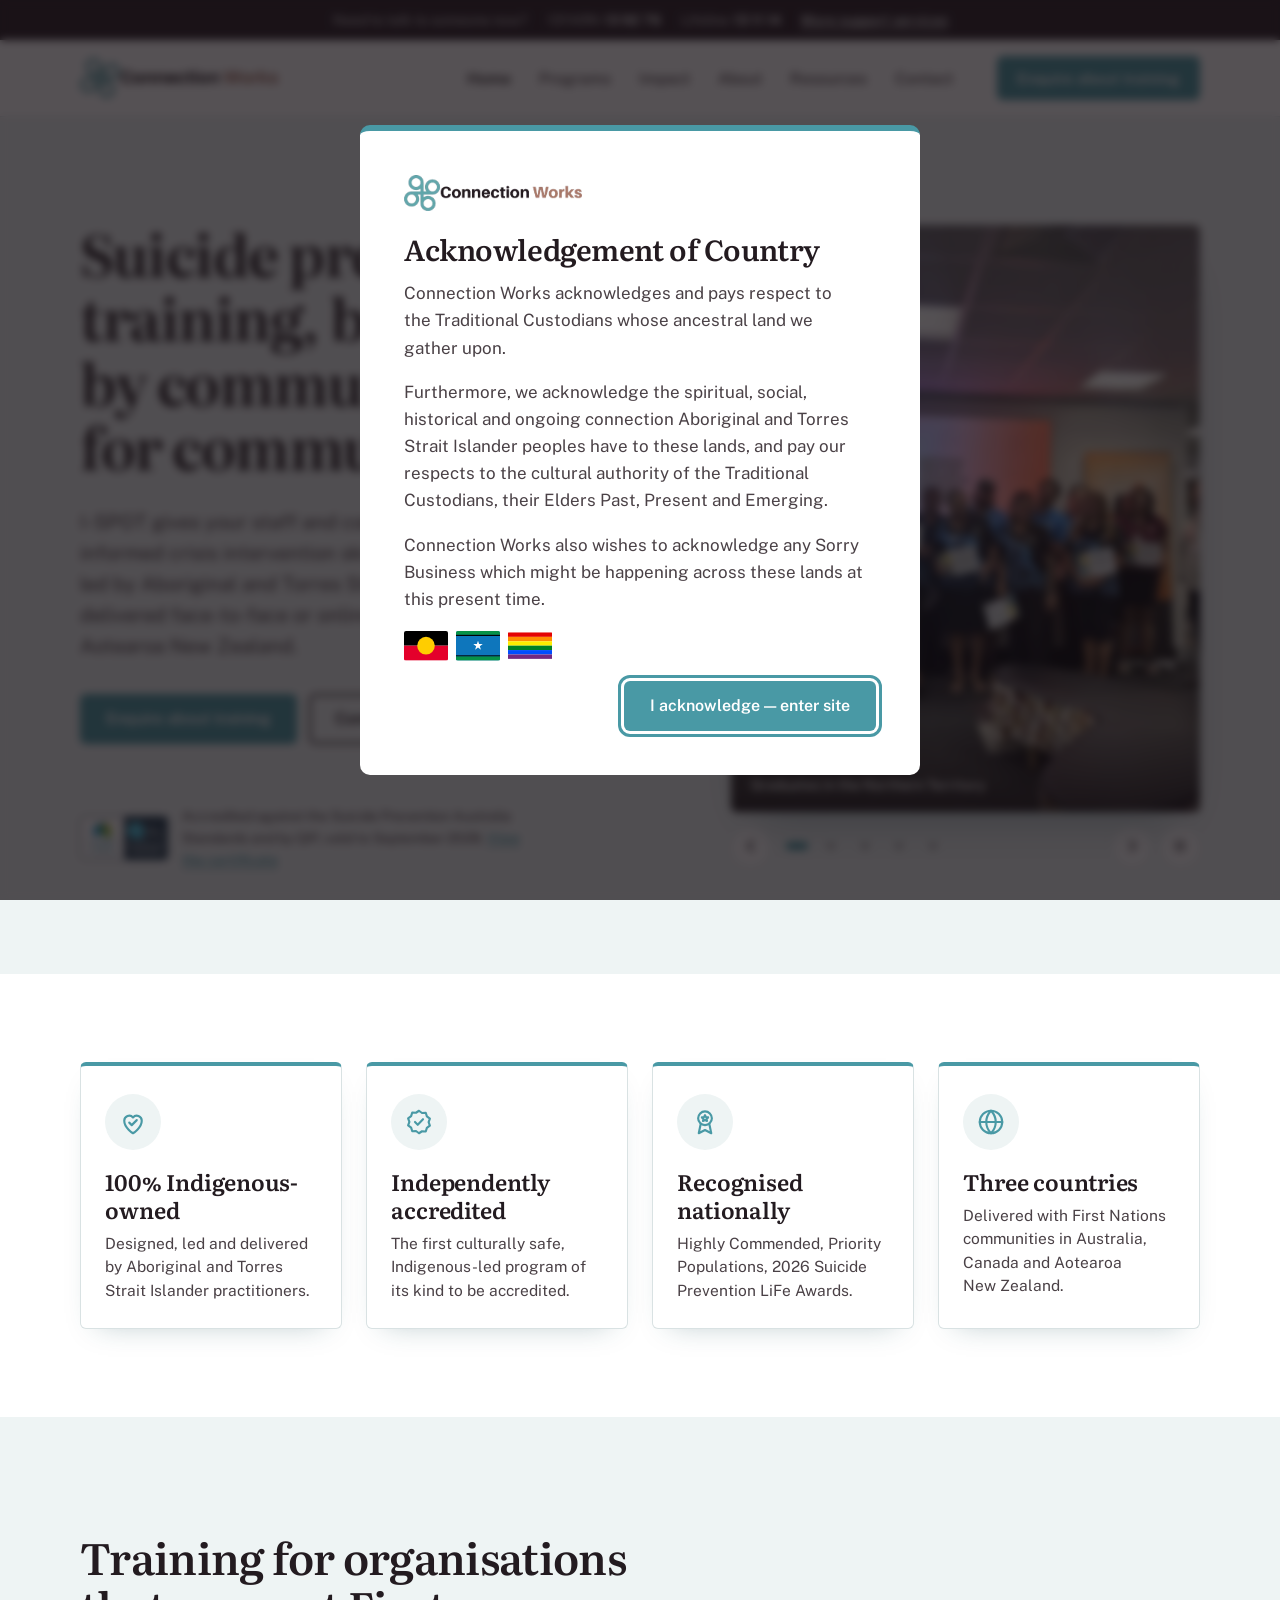
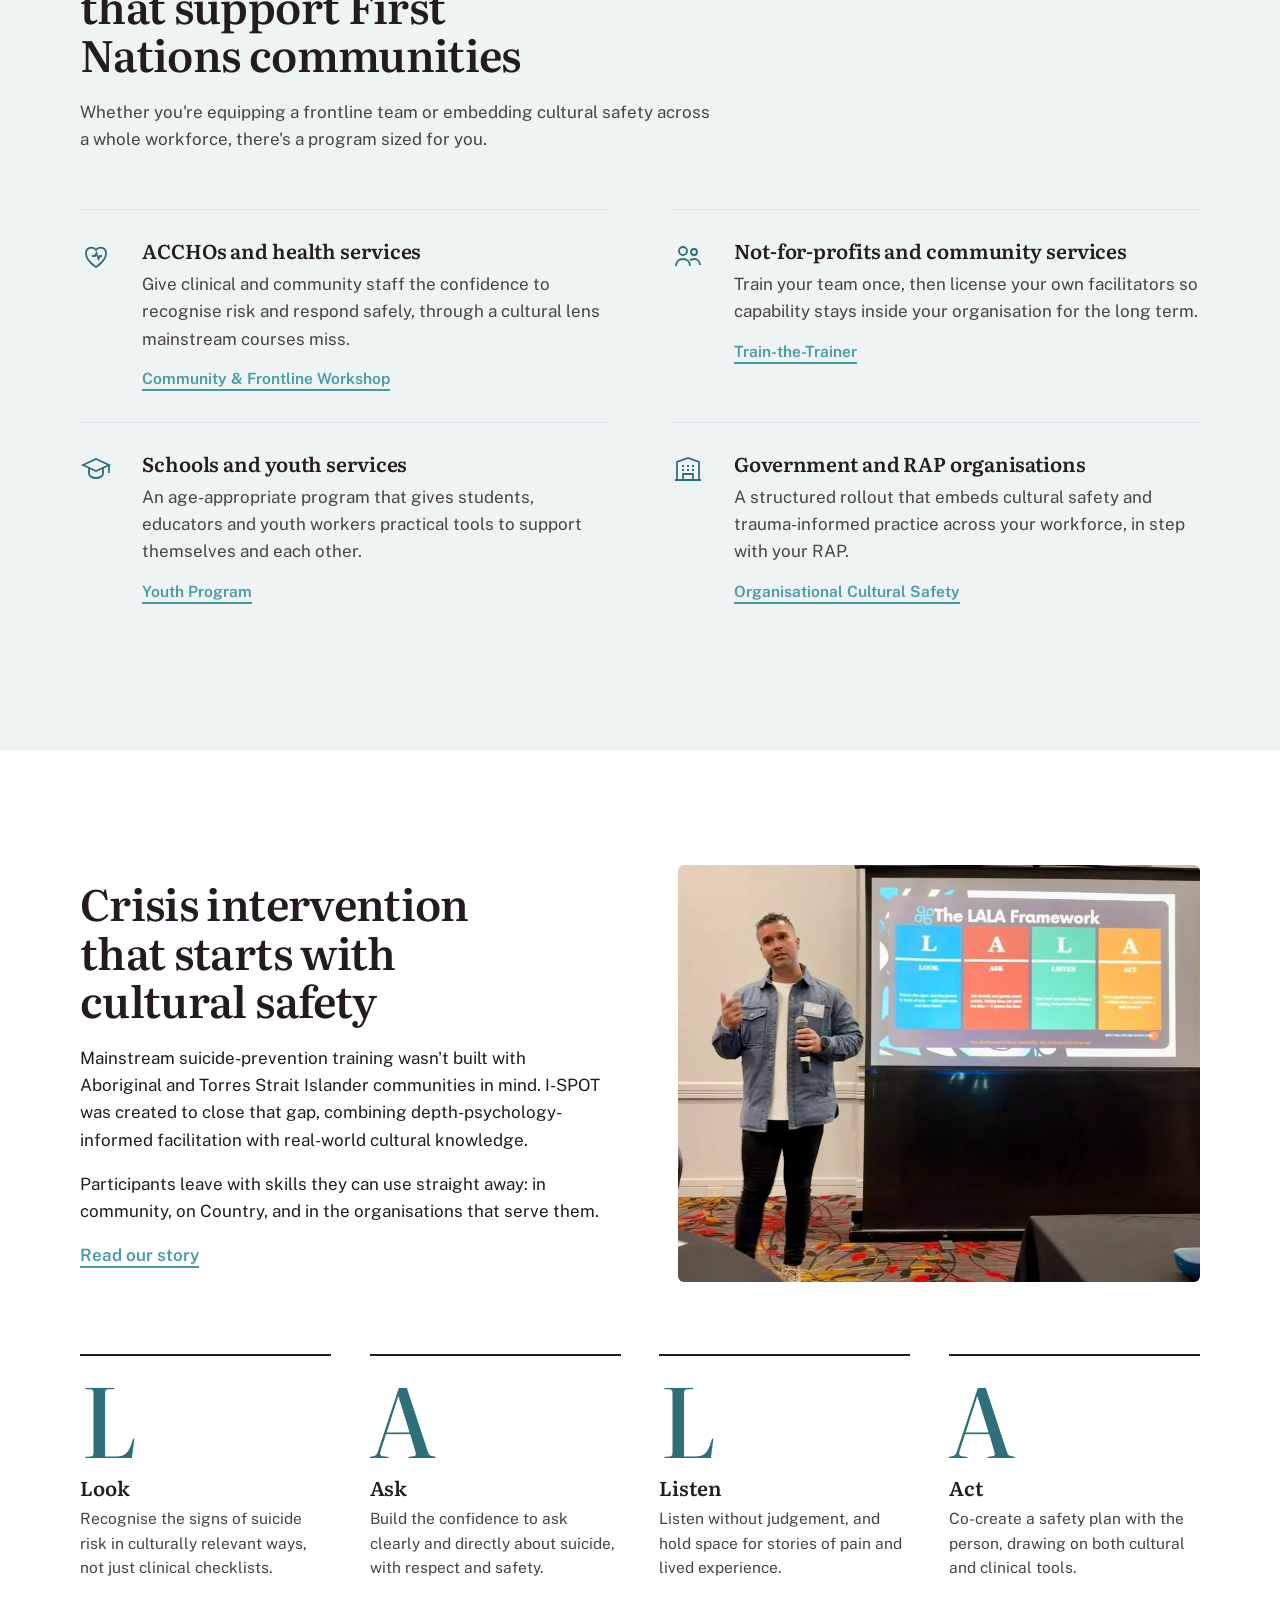
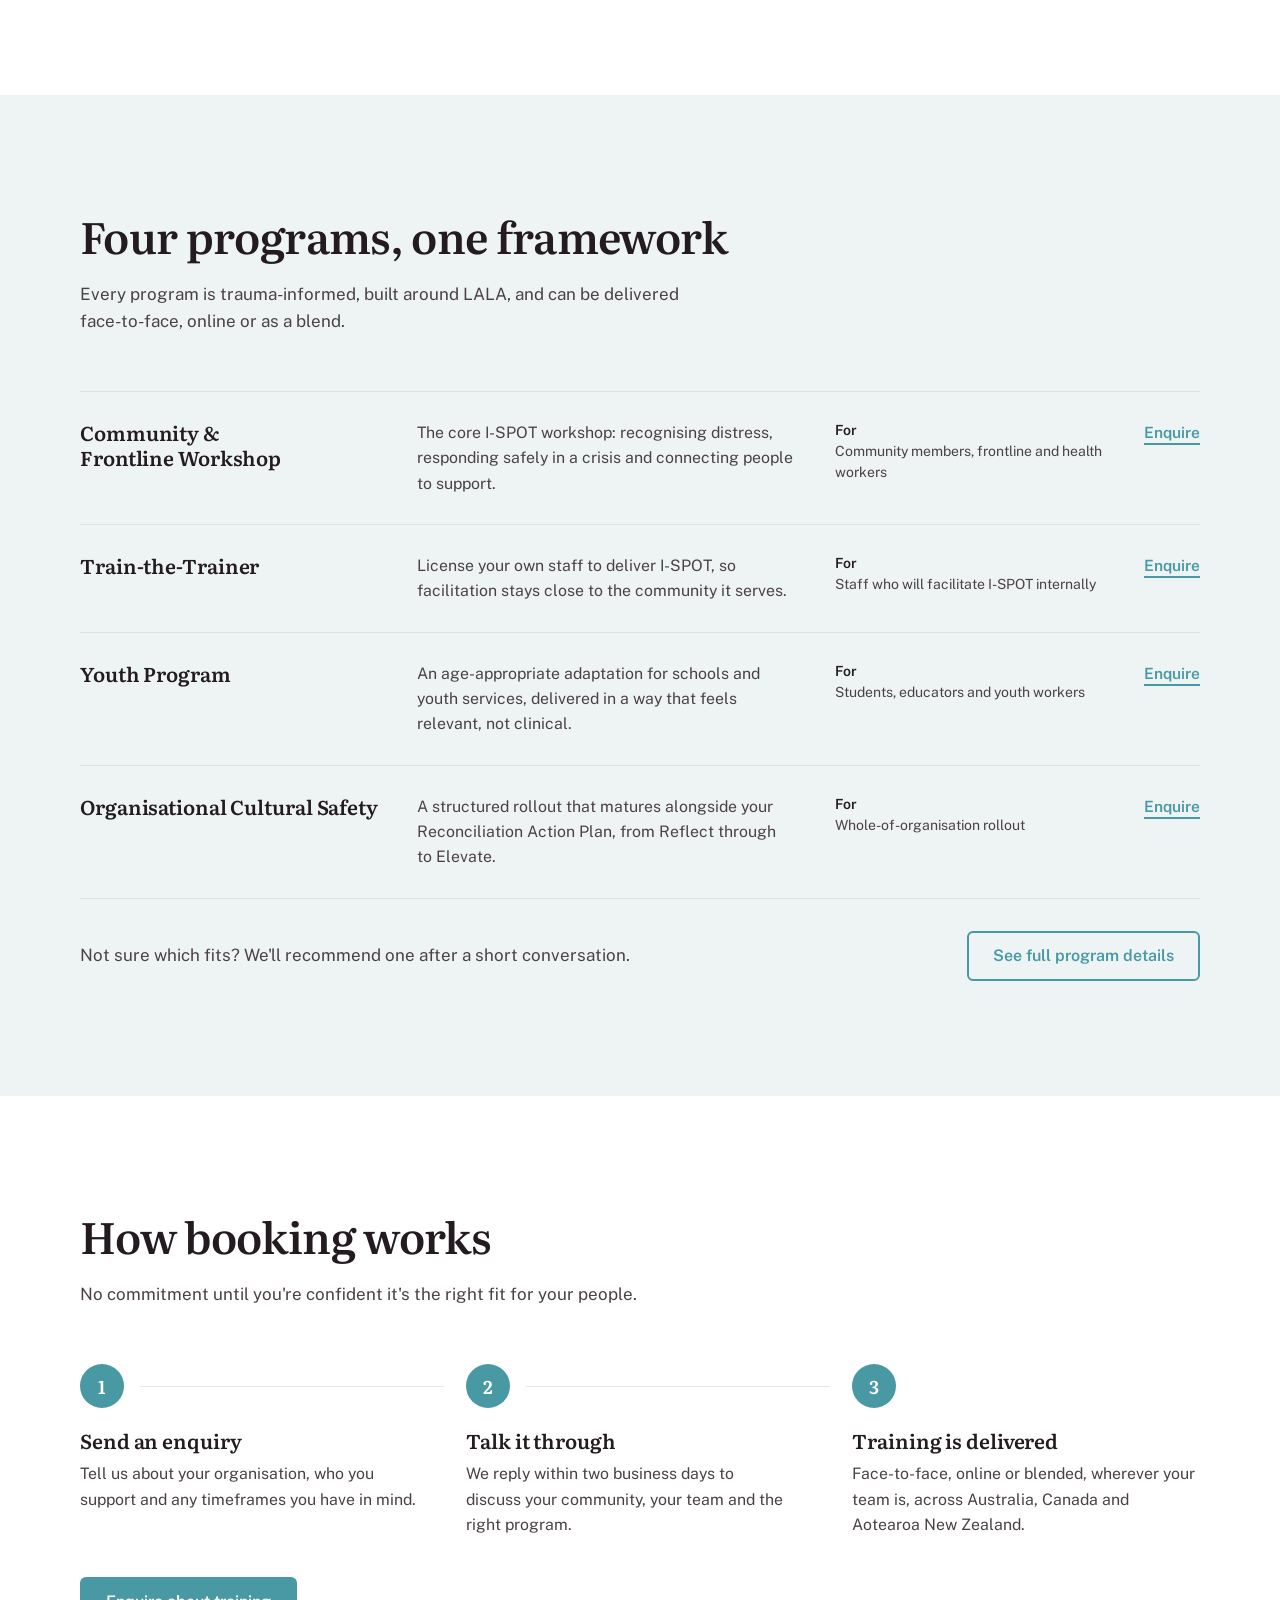
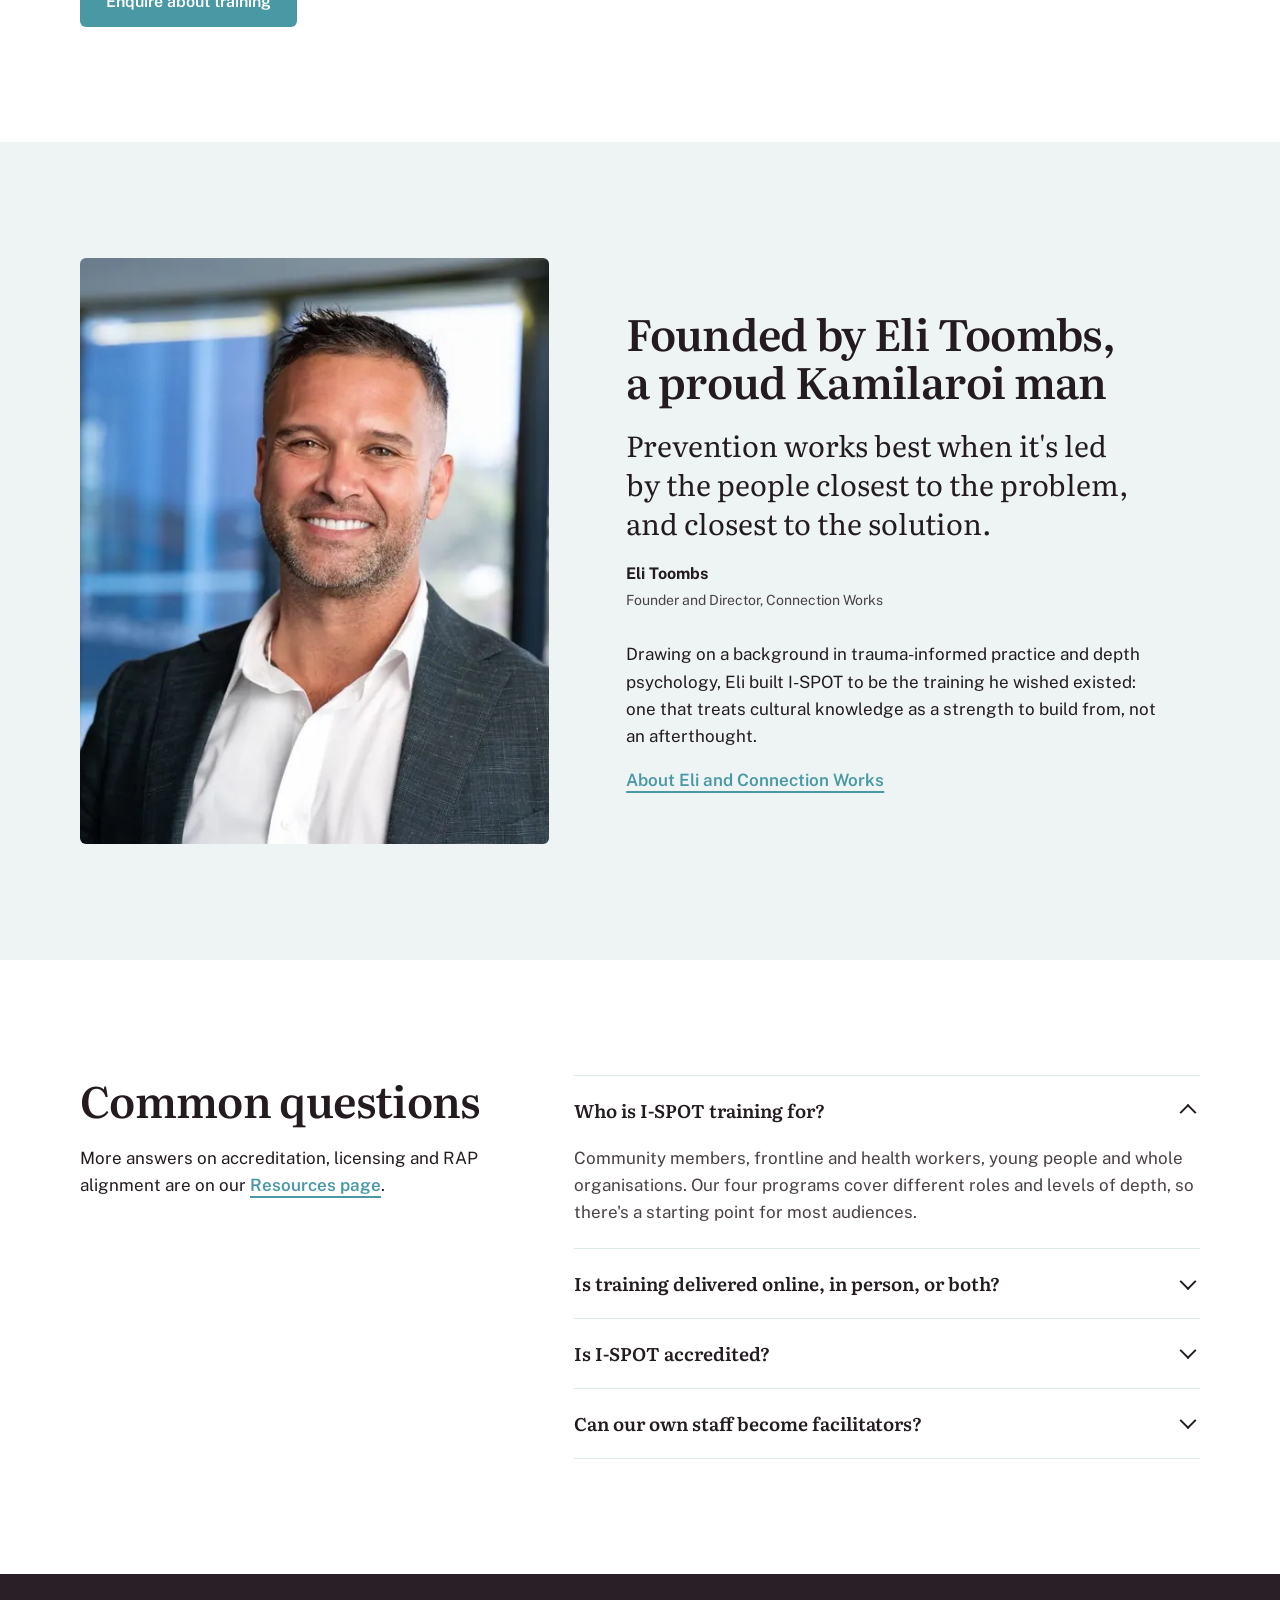
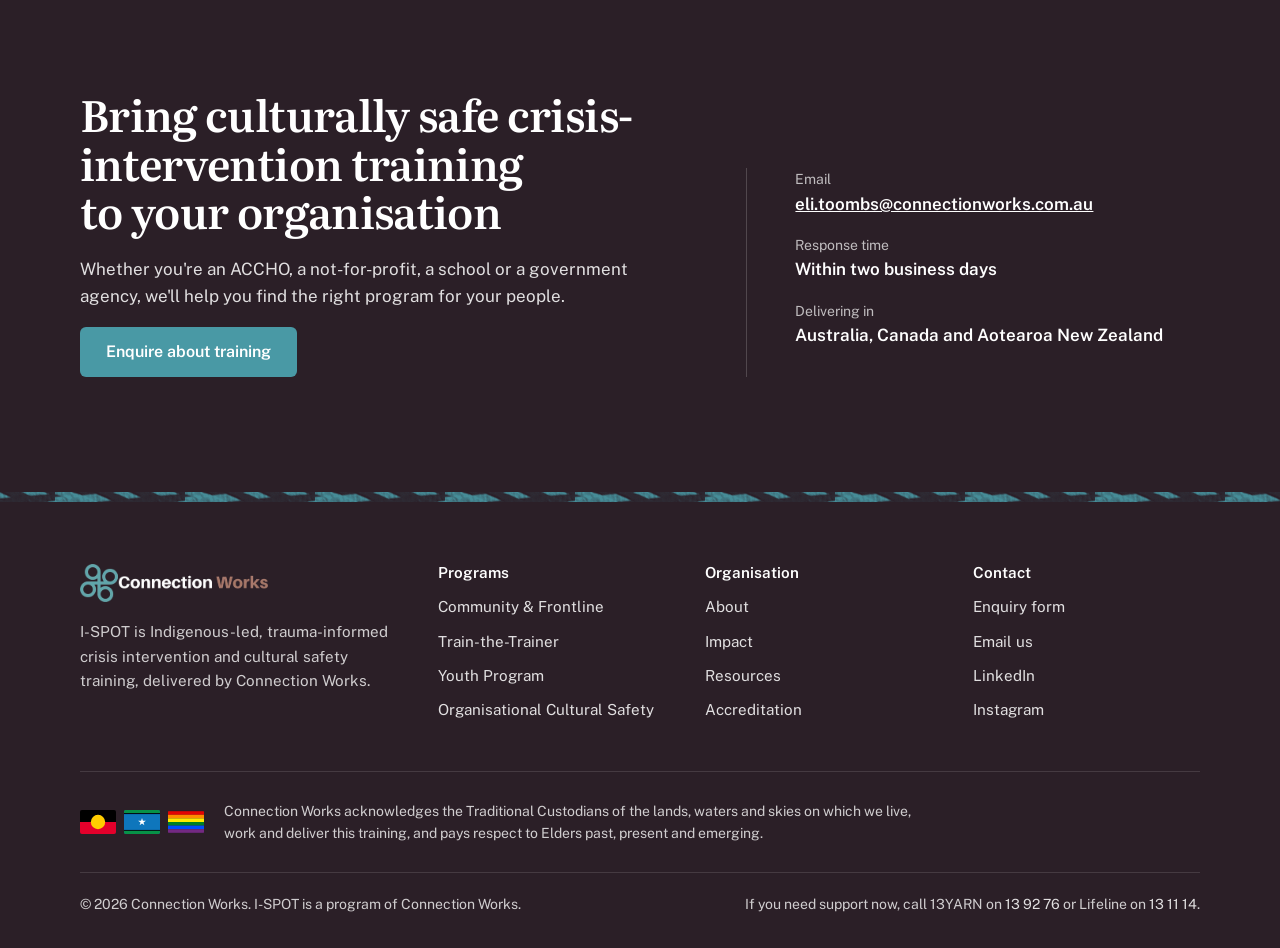
<file: index.html>
<!doctype html>
<html lang="en-AU">
<head>
<meta charset="UTF-8">
<meta name="viewport" content="width=device-width, initial-scale=1">
<title>I-SPOT — Indigenous-Led Suicide Prevention Training</title>
<meta name="description" content="I-SPOT delivers Indigenous-led suicide prevention training and trauma-informed crisis intervention skills for community, frontline workers and organisations across Australia, Canada and Aotearoa New Zealand.">
<link rel="canonical" href="https://www.i-spot.com.au/">
<meta name="theme-color" content="#2b1f27">
<link rel="icon" type="image/png" sizes="32x32" href="img/favicon-32x32.png">
<link rel="icon" type="image/png" sizes="16x16" href="img/favicon-16x16.png">
<link rel="apple-touch-icon" sizes="180x180" href="img/apple-touch-icon.png">
<link rel="manifest" href="site.webmanifest">
<meta name="apple-mobile-web-app-title" content="I-SPOT">
<!-- Open Graph / Twitter -->
<meta property="og:type" content="website">
<meta property="og:site_name" content="I-SPOT">
<meta property="og:locale" content="en_AU">
<meta property="og:url" content="https://www.i-spot.com.au/">
<meta property="og:title" content="I-SPOT — Indigenous-Led Suicide Prevention Training">
<meta property="og:description" content="I-SPOT delivers Indigenous-led suicide prevention training and trauma-informed crisis intervention skills for community, frontline workers and organisations across Australia, Canada and Aotearoa New Zealand.">
<meta property="og:image" content="https://www.i-spot.com.au/og-image.png">
<meta property="og:image:width" content="1200">
<meta property="og:image:height" content="630">
<meta name="twitter:card" content="summary_large_image">
<meta name="twitter:title" content="I-SPOT — Indigenous-Led Suicide Prevention Training">
<meta name="twitter:description" content="I-SPOT delivers Indigenous-led suicide prevention training and trauma-informed crisis intervention skills for community, frontline workers and organisations across Australia, Canada and Aotearoa New Zealand.">
<meta name="twitter:image" content="https://www.i-spot.com.au/og-image.png">
<!-- Structured data (AEO): organisation, site, page -->
<script type="application/ld+json">
{
 "@context": "https://schema.org",
 "@graph": [
  {
   "@type": "Organization",
   "@id": "https://www.i-spot.com.au/#organization",
   "name": "Connection Works",
   "alternateName": "I-SPOT",
   "url": "https://www.i-spot.com.au/",
   "logo": "https://www.i-spot.com.au/connection-works-logo.png",
   "email": "eli.toombs@connectionworks.com.au",
   "description": "Connection Works delivers I-SPOT, a 100% Indigenous-owned, designed and led trauma-informed crisis intervention and cultural safety training program.",
   "founder": {
    "@type": "Person",
    "@id": "https://www.i-spot.com.au/about#eli-toombs",
    "name": "Eli Toombs",
    "jobTitle": "Founder and Director",
    "description": "A proud Kamilaroi man.",
    "sameAs": [
     "https://www.linkedin.com/in/elitoombs",
     "https://www.instagram.com/eli_toombs"
    ]
   },
   "areaServed": [
    {
     "@type": "Country",
     "name": "Australia"
    },
    {
     "@type": "Country",
     "name": "Canada"
    },
    {
     "@type": "Country",
     "name": "New Zealand"
    }
   ],
   "knowsAbout": [
    "Suicide prevention",
    "Crisis intervention",
    "Cultural safety",
    "Trauma-informed practice"
   ],
   "hasCredential": [
    {
     "@type": "EducationalOccupationalCredential",
     "name": "Accredited against the Suicide Prevention Australia Standards"
    },
    {
     "@type": "EducationalOccupationalCredential",
     "name": "QIP (Quality Innovation Performance) Accredited Program",
     "validFrom": "2025-09-24",
     "validThrough": "2028-09-24"
    }
   ],
   "award": "Highly Commended, Priority Populations category, 2026 Suicide Prevention LiFe Awards",
   "contactPoint": {
    "@type": "ContactPoint",
    "contactType": "Training enquiries",
    "email": "eli.toombs@connectionworks.com.au",
    "url": "https://www.i-spot.com.au/contact",
    "availableLanguage": "English"
   }
  },
  {
   "@type": "WebSite",
   "@id": "https://www.i-spot.com.au/#website",
   "url": "https://www.i-spot.com.au/",
   "name": "I-SPOT",
   "publisher": {
    "@id": "https://www.i-spot.com.au/#organization"
   },
   "inLanguage": "en-AU"
  },
  {
   "@type": "WebPage",
   "@id": "https://www.i-spot.com.au/#webpage",
   "url": "https://www.i-spot.com.au/",
   "name": "I-SPOT — Indigenous-Led Suicide Prevention Training",
   "description": "I-SPOT delivers Indigenous-led suicide prevention training and trauma-informed crisis intervention skills for community, frontline workers and organisations across Australia, Canada and Aotearoa New Zealand.",
   "isPartOf": {
    "@id": "https://www.i-spot.com.au/#website"
   },
   "about": {
    "@id": "https://www.i-spot.com.au/#organization"
   },
   "primaryImageOfPage": "https://www.i-spot.com.au/canada-partners-waterfront2.jpg",
   "inLanguage": "en-AU"
  }
 ]
}
</script>
<link rel="preconnect" href="https://fonts.googleapis.com">
<link rel="preconnect" href="https://fonts.gstatic.com" crossorigin>
<link rel="stylesheet" href="https://fonts.googleapis.com/css2?family=Literata:opsz,wght@7..72,400;7..72,500;7..72,600&family=Public+Sans:wght@400;500;600;700&display=swap">
<link rel="preload" as="image" href="img/nt-graduates-certificates-960.webp" imagesrcset="img/nt-graduates-certificates-480.webp 480w, img/nt-graduates-certificates-960.webp 960w, img/nt-graduates-certificates-1400.webp 1400w" imagesizes="(min-width: 860px) 45vw, 100vw">
<link rel="stylesheet" href="site.css?v=2">
</head>
<body>

<a class="skip-link" href="#main">Skip to content</a>

<!-- ============ Always-visible crisis support ============ -->
<div class="support-bar">
  <div class="wrap">
    <span class="support-bar-label">Need to talk to someone now?</span>
    <a href="tel:139276"><span>13YARN</span>13 92 76</a>
    <a href="tel:131114"><span>Lifeline</span>13 11 14</a>
    <a href="resources#support" class="support-bar-more">More support services</a>
  </div>
</div>

<!-- ============ Acknowledgement of Country (first visit) ============ -->
<div class="ack-overlay" id="ack-overlay" hidden role="dialog" aria-modal="true" aria-labelledby="ack-title">
  <div class="ack-modal">
    <img class="ack-logo" src="img/cw-logo-dark.webp" width="475" height="96" alt="Connection Works">
    <h2 id="ack-title">Acknowledgement of Country</h2>
    <p>Connection Works acknowledges and pays respect to the Traditional Custodians whose ancestral land we gather upon.</p>
    <p>Furthermore, we acknowledge the spiritual, social, historical and ongoing connection Aboriginal and Torres Strait Islander peoples have to these lands, and pay our respects to the cultural authority of the Traditional Custodians, their Elders Past, Present and Emerging.</p>
    <p>Connection Works also wishes to acknowledge any Sorry Business which might be happening across these lands at this present time.</p>
    <div class="flags-row" aria-label="Aboriginal Flag, Torres Strait Islander Flag, and Pride Flag">
      <svg class="flag-icon" viewBox="0 0 300 200" role="img" aria-label="Aboriginal Flag">
        <rect width="300" height="100" fill="#000000"/>
        <rect y="100" width="300" height="100" fill="#e4002b"/>
        <circle cx="150" cy="100" r="60" fill="#ffcd00"/>
      </svg>
      <svg class="flag-icon" viewBox="0 0 300 200" role="img" aria-label="Torres Strait Islander Flag">
        <rect width="300" height="200" fill="#0e76bc"/>
        <rect width="300" height="26" fill="#079247"/>
        <rect y="26" width="300" height="8" fill="#000000"/>
        <rect y="166" width="300" height="8" fill="#000000"/>
        <rect y="174" width="300" height="26" fill="#079247"/>
        <polygon points="150.0,66.0 157.6,89.5 182.3,89.5 162.4,104.0 170.0,127.5 150.0,113.0 130.0,127.5 137.6,104.0 117.7,89.5 142.4,89.5" fill="#ffffff"/>
      </svg>
      <svg class="flag-icon" viewBox="0 0 300 180" role="img" aria-label="Pride Flag">
        <rect y="0" width="300" height="30" fill="#e40303"/>
        <rect y="30" width="300" height="30" fill="#ff8c00"/>
        <rect y="60" width="300" height="30" fill="#ffed00"/>
        <rect y="90" width="300" height="30" fill="#008026"/>
        <rect y="120" width="300" height="30" fill="#004dff"/>
        <rect y="150" width="300" height="30" fill="#732982"/>
      </svg>
    </div>
    <div class="ack-actions">
      <button type="button" class="btn btn-primary" data-ack-close>I acknowledge — enter site</button>
    </div>
  </div>
</div>

<header class="site-header">
  <div class="wrap nav" role="navigation" aria-label="Main">
    <a href="/" class="brand" aria-label="I-SPOT by Connection Works, home">
      <img src="img/cw-logo-dark.webp" width="475" height="96" alt="Connection Works">
    </a>
    <ul class="nav-links" id="nav-links">
      <li><a href="/" aria-current="page">Home</a></li>
      <li><a href="training">Programs</a></li>
      <li><a href="impact">Impact</a></li>
      <li><a href="about">About</a></li>
      <li><a href="resources">Resources</a></li>
      <li><a href="contact">Contact</a></li>
      <li class="nav-mobile-cta"><a href="contact" class="btn btn-primary">Enquire about training</a></li>
    </ul>
    <div class="nav-cta"><a href="contact" class="btn btn-primary">Enquire about training</a></div>
    <button class="nav-toggle" aria-label="Menu" aria-expanded="false" aria-controls="nav-links"><span></span></button>
  </div>
</header>

<main id="main">

  <!-- ============ Hero ============ -->
  <section class="hero">
    <div class="wrap hero-grid">
      <div class="hero-copy">
        <h1>Suicide prevention training, built by community, for community.</h1>
        <p class="lede">I-SPOT gives your staff and community practical, trauma-informed crisis intervention skills. It is designed, owned and led by Aboriginal and Torres Strait Islander practitioners, and delivered face-to-face or online across Australia, Canada and Aotearoa New Zealand.</p>
        <div class="btn-row">
          <a href="contact" class="btn btn-primary">Enquire about training</a>
          <a href="training" class="btn btn-secondary">Compare programs</a>
        </div>
        <div class="hero-note">
          <img src="img/accreditation-badge.webp" width="760" height="380" alt="Suicide Prevention Australia Standards and QIP Accredited Program">
          <p>Accredited against the Suicide Prevention Australia Standards and by QIP, valid to September 2028. <a href="resources#certificate">View the certificate</a></p>
        </div>
      </div>
      <div class="hero-slider" role="region" aria-roledescription="carousel" aria-label="Photos of I-SPOT training and graduates">
        <ul class="slides" aria-live="off">
          <li class="slide is-active" role="group" aria-roledescription="slide" aria-label="1 of 5">
            <img fetchpriority="high" decoding="async" src="img/nt-graduates-certificates-1400.webp" srcset="img/nt-graduates-certificates-480.webp 480w, img/nt-graduates-certificates-960.webp 960w, img/nt-graduates-certificates-1400.webp 1400w" sizes="(min-width: 860px) 45vw, 100vw" width="1400" height="1050" alt="I-SPOT graduates holding their certificates of achievement in the Northern Territory">
            <p class="slide-caption">Graduates in the Northern Territory</p>
          </li>
          <li class="slide" role="group" aria-roledescription="slide" aria-label="2 of 5" aria-hidden="true">
            <img loading="lazy" fetchpriority="low" decoding="async" src="img/canada-partners-waterfront2-1400.webp" srcset="img/canada-partners-waterfront2-480.webp 480w, img/canada-partners-waterfront2-960.webp 960w, img/canada-partners-waterfront2-1400.webp 1400w" sizes="(min-width: 860px) 45vw, 100vw" width="1400" height="1050" alt="Eli Toombs with Train-the-Trainer partner community members in Canada">
            <p class="slide-caption">Train-the-Trainer partners in Canada</p>
          </li>
          <li class="slide" role="group" aria-roledescription="slide" aria-label="3 of 5" aria-hidden="true">
            <img loading="lazy" fetchpriority="low" decoding="async" src="img/kimarriyanginila-graduates-2-1024.webp" srcset="img/kimarriyanginila-graduates-2-480.webp 480w, img/kimarriyanginila-graduates-2-960.webp 960w, img/kimarriyanginila-graduates-2-1024.webp 1024w" sizes="(min-width: 860px) 45vw, 100vw" width="1024" height="768" alt="Eli Toombs with I-SPOT graduates at Kimarriyanginila community, Northern Territory">
            <p class="slide-caption">Kimarriyanginila community, NT</p>
          </li>
          <li class="slide" role="group" aria-roledescription="slide" aria-label="4 of 5" aria-hidden="true">
            <img loading="lazy" fetchpriority="low" decoding="async" src="img/barkly-graduates-1050.webp" srcset="img/barkly-graduates-480.webp 480w, img/barkly-graduates-960.webp 960w, img/barkly-graduates-1050.webp 1050w" sizes="(min-width: 860px) 45vw, 100vw" width="1050" height="1400" alt="I-SPOT graduates holding certificates of achievement in the Barkly region">
            <p class="slide-caption">Graduates in the Barkly region</p>
          </li>
          <li class="slide" role="group" aria-roledescription="slide" aria-label="5 of 5" aria-hidden="true">
            <img loading="lazy" fetchpriority="low" decoding="async" src="img/award-ceremony-1365.webp" srcset="img/award-ceremony-480.webp 480w, img/award-ceremony-960.webp 960w, img/award-ceremony-1365.webp 1365w" sizes="(min-width: 860px) 45vw, 100vw" width="1365" height="768" alt="The Connection Works team accepting I-SPOT's Highly Commended award at the 2026 Suicide Prevention LiFe Awards">
            <p class="slide-caption">Highly Commended, 2026 LiFe Awards</p>
          </li>
        </ul>
        <div class="slider-controls">
          <button type="button" class="slider-btn" data-slider-prev aria-label="Previous photo"><svg viewBox="0 0 20 20" aria-hidden="true"><path d="M12.5 4 6.5 10l6 6" fill="none" stroke="currentColor" stroke-width="2"/></svg></button>
          <div class="slider-dots">
            <button type="button" class="slider-dot is-active" aria-label="Show photo 1: Graduates in the Northern Territory" aria-current="true"></button>
            <button type="button" class="slider-dot" aria-label="Show photo 2: Train-the-Trainer partners in Canada"></button>
            <button type="button" class="slider-dot" aria-label="Show photo 3: Kimarriyanginila community, NT"></button>
            <button type="button" class="slider-dot" aria-label="Show photo 4: Graduates in the Barkly region"></button>
            <button type="button" class="slider-dot" aria-label="Show photo 5: Highly Commended, 2026 LiFe Awards"></button>
          </div>
          <button type="button" class="slider-btn" data-slider-next aria-label="Next photo"><svg viewBox="0 0 20 20" aria-hidden="true"><path d="m7.5 4 6 6-6 6" fill="none" stroke="currentColor" stroke-width="2"/></svg></button>
          <button type="button" class="slider-btn slider-pause" data-slider-pause aria-label="Pause slideshow"><svg class="i-pause" viewBox="0 0 20 20" aria-hidden="true"><path d="M7 4v12M13 4v12" stroke="currentColor" stroke-width="2.2"/></svg><svg class="i-play" viewBox="0 0 20 20" aria-hidden="true"><path d="M6 4l10 6-10 6z" fill="currentColor"/></svg></button>
        </div>
      </div>
    </div>
  </section>

  <!-- ============ Credentials ============ -->
  <section class="credentials" aria-labelledby="cred-title">
    <div class="wrap">
      <h2 id="cred-title" class="visually-hidden">Why organisations trust I-SPOT</h2>
      <ul class="cred-list">
        <li>
          <span class="cred-icon"><svg viewBox="0 0 24 24" fill="none" stroke="currentColor" stroke-width="1.7" stroke-linecap="round" stroke-linejoin="round" aria-hidden="true"><path d="M12 21s-7-4.35-7-10a4 4 0 0 1 7-2.65A4 4 0 0 1 19 11c0 5.65-7 10-7 10Z"/><path d="M9 12.5l2 2 4-4"/></svg></span>
          <h3>100% Indigenous-owned</h3>
          <p>Designed, led and delivered by Aboriginal and Torres Strait Islander practitioners.</p>
        </li>
        <li>
          <span class="cred-icon"><svg viewBox="0 0 24 24" fill="none" stroke="currentColor" stroke-width="1.7" stroke-linecap="round" stroke-linejoin="round" aria-hidden="true"><path d="M12 3l2.4 1.8 3-.2.9 2.9 2.4 1.8-1 2.8 1 2.8-2.4 1.8-.9 2.9-3-.2L12 21l-2.4-1.8-3 .2-.9-2.9-2.4-1.8 1-2.8-1-2.8 2.4-1.8.9-2.9 3 .2Z"/><path d="M8.8 12l2.2 2.2 4.2-4.4"/></svg></span>
          <h3>Independently accredited</h3>
          <p>The first culturally safe, Indigenous-led program of its kind to be accredited.</p>
        </li>
        <li>
          <span class="cred-icon"><svg viewBox="0 0 24 24" fill="none" stroke="currentColor" stroke-width="1.7" stroke-linecap="round" stroke-linejoin="round" aria-hidden="true"><circle cx="12" cy="9" r="5.5"/><path d="M8.6 13.4 7 21l5-2.6 5 2.6-1.6-7.6"/><path d="M12 6.5l.8 1.6 1.7.2-1.2 1.2.3 1.7-1.6-.8-1.6.8.3-1.7-1.2-1.2 1.7-.2Z"/></svg></span>
          <h3>Recognised nationally</h3>
          <p>Highly Commended, Priority Populations, 2026 Suicide Prevention LiFe Awards.</p>
        </li>
        <li>
          <span class="cred-icon"><svg viewBox="0 0 24 24" fill="none" stroke="currentColor" stroke-width="1.7" stroke-linecap="round" stroke-linejoin="round" aria-hidden="true"><circle cx="12" cy="12" r="9"/><path d="M3 12h18M12 3c2.5 2.6 3.8 5.6 3.8 9s-1.3 6.4-3.8 9c-2.5-2.6-3.8-5.6-3.8-9S9.5 5.6 12 3Z"/></svg></span>
          <h3>Three countries</h3>
          <p>Delivered with First Nations communities in Australia, Canada and Aotearoa New Zealand.</p>
        </li>
      </ul>
    </div>
  </section>

  <!-- ============ Who it's for ============ -->
  <section class="section section--mist" aria-labelledby="who-title">
    <div class="wrap">
      <div class="section-intro">
        <h2 id="who-title">Training for organisations that support First Nations communities</h2>
        <p>Whether you're equipping a frontline team or embedding cultural safety across a whole workforce, there's a program sized for you.</p>
      </div>
      <div class="audience-grid">
        <div class="audience"><svg viewBox="0 0 32 32" fill="none" stroke="currentColor" stroke-width="1.8" aria-hidden="true"><path d="M16 27s-10-6.2-10-13.5A5.5 5.5 0 0 1 16 10a5.5 5.5 0 0 1 10 3.5C26 20.8 16 27 16 27Z"/><path d="M12 16h3l1.5-3 2 6 1.5-3h2"/></svg><div>
          <h3>ACCHOs and health services</h3>
          <p>Give clinical and community staff the confidence to recognise risk and respond safely, through a cultural lens mainstream courses miss.</p>
          <a class="text-link" href="training#community">Community &amp; Frontline Workshop</a>
        </div></div>
        <div class="audience"><svg viewBox="0 0 32 32" fill="none" stroke="currentColor" stroke-width="1.8" aria-hidden="true"><circle cx="11" cy="11" r="4"/><circle cx="22" cy="12" r="3"/><path d="M4 26c0-4.4 3.1-7 7-7s7 2.6 7 7M18 20.5c1-.9 2.4-1.5 4-1.5 3.3 0 6 2.2 6 6"/></svg><div>
          <h3>Not-for-profits and community services</h3>
          <p>Train your team once, then license your own facilitators so capability stays inside your organisation for the long term.</p>
          <a class="text-link" href="training#trainer">Train-the-Trainer</a>
        </div></div>
        <div class="audience"><svg viewBox="0 0 32 32" fill="none" stroke="currentColor" stroke-width="1.8" aria-hidden="true"><path d="M3 12 16 6l13 6-13 6L3 12Z"/><path d="M9 15v6c0 1.7 3.1 4 7 4s7-2.3 7-4v-6M29 12v8"/></svg><div>
          <h3>Schools and youth services</h3>
          <p>An age-appropriate program that gives students, educators and youth workers practical tools to support themselves and each other.</p>
          <a class="text-link" href="training#youth">Youth Program</a>
        </div></div>
        <div class="audience"><svg viewBox="0 0 32 32" fill="none" stroke="currentColor" stroke-width="1.8" aria-hidden="true"><path d="M5 27V9l11-4 11 4v18"/><path d="M3 27h26M11 27v-6h10v6M10 13h2M15 13h2M20 13h2M10 17h2M15 17h2M20 17h2"/></svg><div>
          <h3>Government and RAP organisations</h3>
          <p>A structured rollout that embeds cultural safety and trauma-informed practice across your workforce, in step with your RAP.</p>
          <a class="text-link" href="training#organisation">Organisational Cultural Safety</a>
        </div></div>
      </div>
    </div>
  </section>

  <!-- ============ Approach + LALA ============ -->
  <section class="section" aria-labelledby="approach-title">
    <div class="wrap">
      <div class="split">
        <div>
          <h2 id="approach-title">Crisis intervention that starts with cultural safety</h2>
          <p>Mainstream suicide-prevention training wasn't built with Aboriginal and Torres Strait Islander communities in mind. I-SPOT was created to close that gap, combining depth-psychology-informed facilitation with real-world cultural knowledge.</p>
          <p>Participants leave with skills they can use straight away: in community, on Country, and in the organisations that serve them.</p>
          <a class="text-link" href="about">Read our story</a>
        </div>
        <div class="split-media">
          <img loading="lazy" decoding="async" src="img/eli-lala-presenting-wide-1024.webp" srcset="img/eli-lala-presenting-wide-480.webp 480w, img/eli-lala-presenting-wide-960.webp 960w, img/eli-lala-presenting-wide-1024.webp 1024w" sizes="(min-width: 860px) 50vw, 100vw" width="1024" height="896" alt="Eli Toombs presenting the LALA framework to a room of I-SPOT workshop participants">
        </div>
      </div>
      <ol class="lala" aria-label="The LALA framework">
        <li><span class="lala-letter" aria-hidden="true">L</span><h3>Look</h3><p>Recognise the signs of suicide risk in culturally relevant ways, not just clinical checklists.</p></li>
        <li><span class="lala-letter" aria-hidden="true">A</span><h3>Ask</h3><p>Build the confidence to ask clearly and directly about suicide, with respect and safety.</p></li>
        <li><span class="lala-letter" aria-hidden="true">L</span><h3>Listen</h3><p>Listen without judgement, and hold space for stories of pain and lived experience.</p></li>
        <li><span class="lala-letter" aria-hidden="true">A</span><h3>Act</h3><p>Co-create a safety plan with the person, drawing on both cultural and clinical tools.</p></li>
      </ol>
    </div>
  </section>

  <!-- ============ Programs ============ -->
  <section class="section section--mist" aria-labelledby="programs-title">
    <div class="wrap">
      <div class="section-intro">
        <h2 id="programs-title">Four programs, one framework</h2>
        <p>Every program is trauma-informed, built around LALA, and can be delivered face-to-face, online or as a blend.</p>
      </div>
      <ul class="program-list">
        <li class="program">
          <h3><a href="training#community">Community &amp; Frontline Workshop</a></h3>
          <p>The core I-SPOT workshop: recognising distress, responding safely in a crisis and connecting people to support.</p>
          <div class="program-meta"><b>For</b>Community members, frontline and health workers</div>
          <a class="text-link" href="contact?program=community">Enquire</a>
        </li>
        <li class="program">
          <h3><a href="training#trainer">Train-the-Trainer</a></h3>
          <p>License your own staff to deliver I-SPOT, so facilitation stays close to the community it serves.</p>
          <div class="program-meta"><b>For</b>Staff who will facilitate I-SPOT internally</div>
          <a class="text-link" href="contact?program=trainer">Enquire</a>
        </li>
        <li class="program">
          <h3><a href="training#youth">Youth Program</a></h3>
          <p>An age-appropriate adaptation for schools and youth services, delivered in a way that feels relevant, not clinical.</p>
          <div class="program-meta"><b>For</b>Students, educators and youth workers</div>
          <a class="text-link" href="contact?program=youth">Enquire</a>
        </li>
        <li class="program">
          <h3><a href="training#organisation">Organisational Cultural Safety</a></h3>
          <p>A structured rollout that matures alongside your Reconciliation Action Plan, from Reflect through to Elevate.</p>
          <div class="program-meta"><b>For</b>Whole-of-organisation rollout</div>
          <a class="text-link" href="contact?program=organisation">Enquire</a>
        </li>
      </ul>
      <div class="list-foot">
        <p>Not sure which fits? We'll recommend one after a short conversation.</p>
        <a href="training" class="btn btn-tertiary">See full program details</a>
      </div>
    </div>
  </section>

  <!-- ============ How booking works ============ -->
  <section class="section" aria-labelledby="booking-title">
    <div class="wrap">
      <div class="section-intro">
        <h2 id="booking-title">How booking works</h2>
        <p>No commitment until you're confident it's the right fit for your people.</p>
      </div>
      <ol class="steps">
        <li><h3>Send an enquiry</h3><p>Tell us about your organisation, who you support and any timeframes you have in mind.</p></li>
        <li><h3>Talk it through</h3><p>We reply within two business days to discuss your community, your team and the right program.</p></li>
        <li><h3>Training is delivered</h3><p>Face-to-face, online or blended, wherever your team is, across Australia, Canada and Aotearoa New Zealand.</p></li>
      </ol>
      <a href="contact" class="btn btn-primary">Enquire about training</a>
    </div>
  </section>

  <!-- ============ Founder ============ -->
  <section class="section section--mist" aria-labelledby="founder-title">
    <div class="wrap founder">
      <img loading="lazy" decoding="async" src="img/eli-headshot-1400.webp" srcset="img/eli-headshot-480.webp 480w, img/eli-headshot-960.webp 960w, img/eli-headshot-1400.webp 1400w" sizes="(min-width: 860px) 45vw, 100vw" width="1400" height="933" alt="Eli Toombs, Founder and Director of Connection Works">
      <div>
        <h2 id="founder-title">Founded by Eli Toombs, a proud Kamilaroi man</h2>
        <blockquote>
          <p>Prevention works best when it's led by the people closest to the problem, and closest to the solution.</p>
          <cite><b>Eli Toombs</b>Founder and Director, Connection Works</cite>
        </blockquote>
        <p>Drawing on a background in trauma-informed practice and depth psychology, Eli built I-SPOT to be the training he wished existed: one that treats cultural knowledge as a strength to build from, not an afterthought.</p>
        <a class="text-link" href="about">About Eli and Connection Works</a>
      </div>
    </div>
  </section>

  <!-- ============ FAQ (short; full list on Resources) ============ -->
  <section class="section" aria-labelledby="faq-title">
    <div class="wrap faq-layout">
      <div>
        <h2 id="faq-title">Common questions</h2>
        <p>More answers on accreditation, licensing and RAP alignment are on our <a class="text-link" href="resources#faq">Resources page</a>.</p>
      </div>
      <div class="faq">
        <details open>
          <summary>Who is I-SPOT training for?</summary>
          <p>Community members, frontline and health workers, young people and whole organisations. Our four programs cover different roles and levels of depth, so there's a starting point for most audiences.</p>
        </details>
        <details>
          <summary>Is training delivered online, in person, or both?</summary>
          <p>Every I-SPOT program can be delivered face-to-face, online, or as a blend of both, depending on what suits your community, team or organisation.</p>
        </details>
        <details>
          <summary>Is I-SPOT accredited?</summary>
          <p>Yes. I-SPOT is accredited against the Suicide Prevention Australia Standards and holds QIP (Quality Innovation Performance) Accredited Program status, valid from September 2025 to September 2028.</p>
        </details>
        <details>
          <summary>Can our own staff become facilitators?</summary>
          <p>Yes. Our Train-the-Trainer program licenses your staff to deliver I-SPOT internally, so cultural safety capability stays inside your organisation for the long term.</p>
        </details>
      </div>
    </div>
  </section>

  <!-- ============ Closing CTA ============ -->
  <section class="section cta on-dark" aria-labelledby="cta-title">
    <div class="wrap cta-grid">
      <div>
        <h2 id="cta-title">Bring culturally safe crisis-intervention training to your organisation</h2>
        <p>Whether you're an ACCHO, a not-for-profit, a school or a government agency, we'll help you find the right program for your people.</p>
        <div class="btn-row">
          <a href="contact" class="btn btn-primary">Enquire about training</a>
        </div>
      </div>
      <div class="cta-contact">
        <dl>
          <div><dt>Email</dt><dd><a href="mailto:eli.toombs@connectionworks.com.au">eli.toombs@connectionworks.com.au</a></dd></div>
          <div><dt>Response time</dt><dd>Within two business days</dd></div>
          <div><dt>Delivering in</dt><dd>Australia, Canada and Aotearoa New Zealand</dd></div>
        </dl>
      </div>
    </div>
  </section>

</main>

<footer class="site-footer">
  <div class="wrap">
    <div class="footer-grid">
      <div>
        <img class="footer-logo" src="img/cw-logo-light.webp" width="449" height="96" alt="Connection Works" loading="lazy">
        <p>I-SPOT is Indigenous-led, trauma-informed crisis intervention and cultural safety training, delivered by Connection Works.</p>
      </div>
      <nav aria-labelledby="f-programs">
        <h2 id="f-programs">Programs</h2>
        <ul>
          <li><a href="training#community">Community &amp; Frontline</a></li>
          <li><a href="training#trainer">Train-the-Trainer</a></li>
          <li><a href="training#youth">Youth Program</a></li>
          <li><a href="training#organisation">Organisational Cultural Safety</a></li>
        </ul>
      </nav>
      <nav aria-labelledby="f-site">
        <h2 id="f-site">Organisation</h2>
        <ul>
          <li><a href="about">About</a></li>
          <li><a href="impact">Impact</a></li>
          <li><a href="resources">Resources</a></li>
          <li><a href="resources#certificate">Accreditation</a></li>
        </ul>
      </nav>
      <div>
        <h2>Contact</h2>
        <ul>
          <li><a href="contact">Enquiry form</a></li>
          <li><a href="mailto:eli.toombs@connectionworks.com.au">Email us</a></li>
          <li><a href="https://www.linkedin.com/in/elitoombs" rel="noopener">LinkedIn</a></li>
          <li><a href="https://www.instagram.com/eli_toombs" rel="noopener">Instagram</a></li>
        </ul>
      </div>
    </div>
    <div class="footer-ack">
      <div class="flags" aria-label="Aboriginal, Torres Strait Islander and Pride flags" role="img"><svg  viewBox="0 0 300 200" aria-hidden="true">
        <rect width="300" height="100" fill="#000000"/>
        <rect y="100" width="300" height="100" fill="#e4002b"/>
        <circle cx="150" cy="100" r="60" fill="#ffcd00"/>
      </svg>
      <svg  viewBox="0 0 300 200" aria-hidden="true">
        <rect width="300" height="200" fill="#0e76bc"/>
        <rect width="300" height="26" fill="#079247"/>
        <rect y="26" width="300" height="8" fill="#000000"/>
        <rect y="166" width="300" height="8" fill="#000000"/>
        <rect y="174" width="300" height="26" fill="#079247"/>
        <polygon points="150.0,66.0 157.6,89.5 182.3,89.5 162.4,104.0 170.0,127.5 150.0,113.0 130.0,127.5 137.6,104.0 117.7,89.5 142.4,89.5" fill="#ffffff"/>
      </svg>
      <svg  viewBox="0 0 300 180" aria-hidden="true">
        <rect y="0" width="300" height="30" fill="#e40303"/>
        <rect y="30" width="300" height="30" fill="#ff8c00"/>
        <rect y="60" width="300" height="30" fill="#ffed00"/>
        <rect y="90" width="300" height="30" fill="#008026"/>
        <rect y="120" width="300" height="30" fill="#004dff"/>
        <rect y="150" width="300" height="30" fill="#732982"/>
      </svg></div>
      <p>Connection Works acknowledges the Traditional Custodians of the lands, waters and skies on which we live, work and deliver this training, and pays respect to Elders past, present and emerging.</p>
    </div>
    <div class="footer-base">
      <span>© 2026 Connection Works. I-SPOT is a program of Connection Works.</span>
      <span>If you need support now, call 13YARN on <a href="tel:139276">13 92 76</a> or Lifeline on <a href="tel:131114">13 11 14</a>.</span>
    </div>
  </div>
</footer>

<script src="script.js" defer></script>

</body>
</html>
</file>
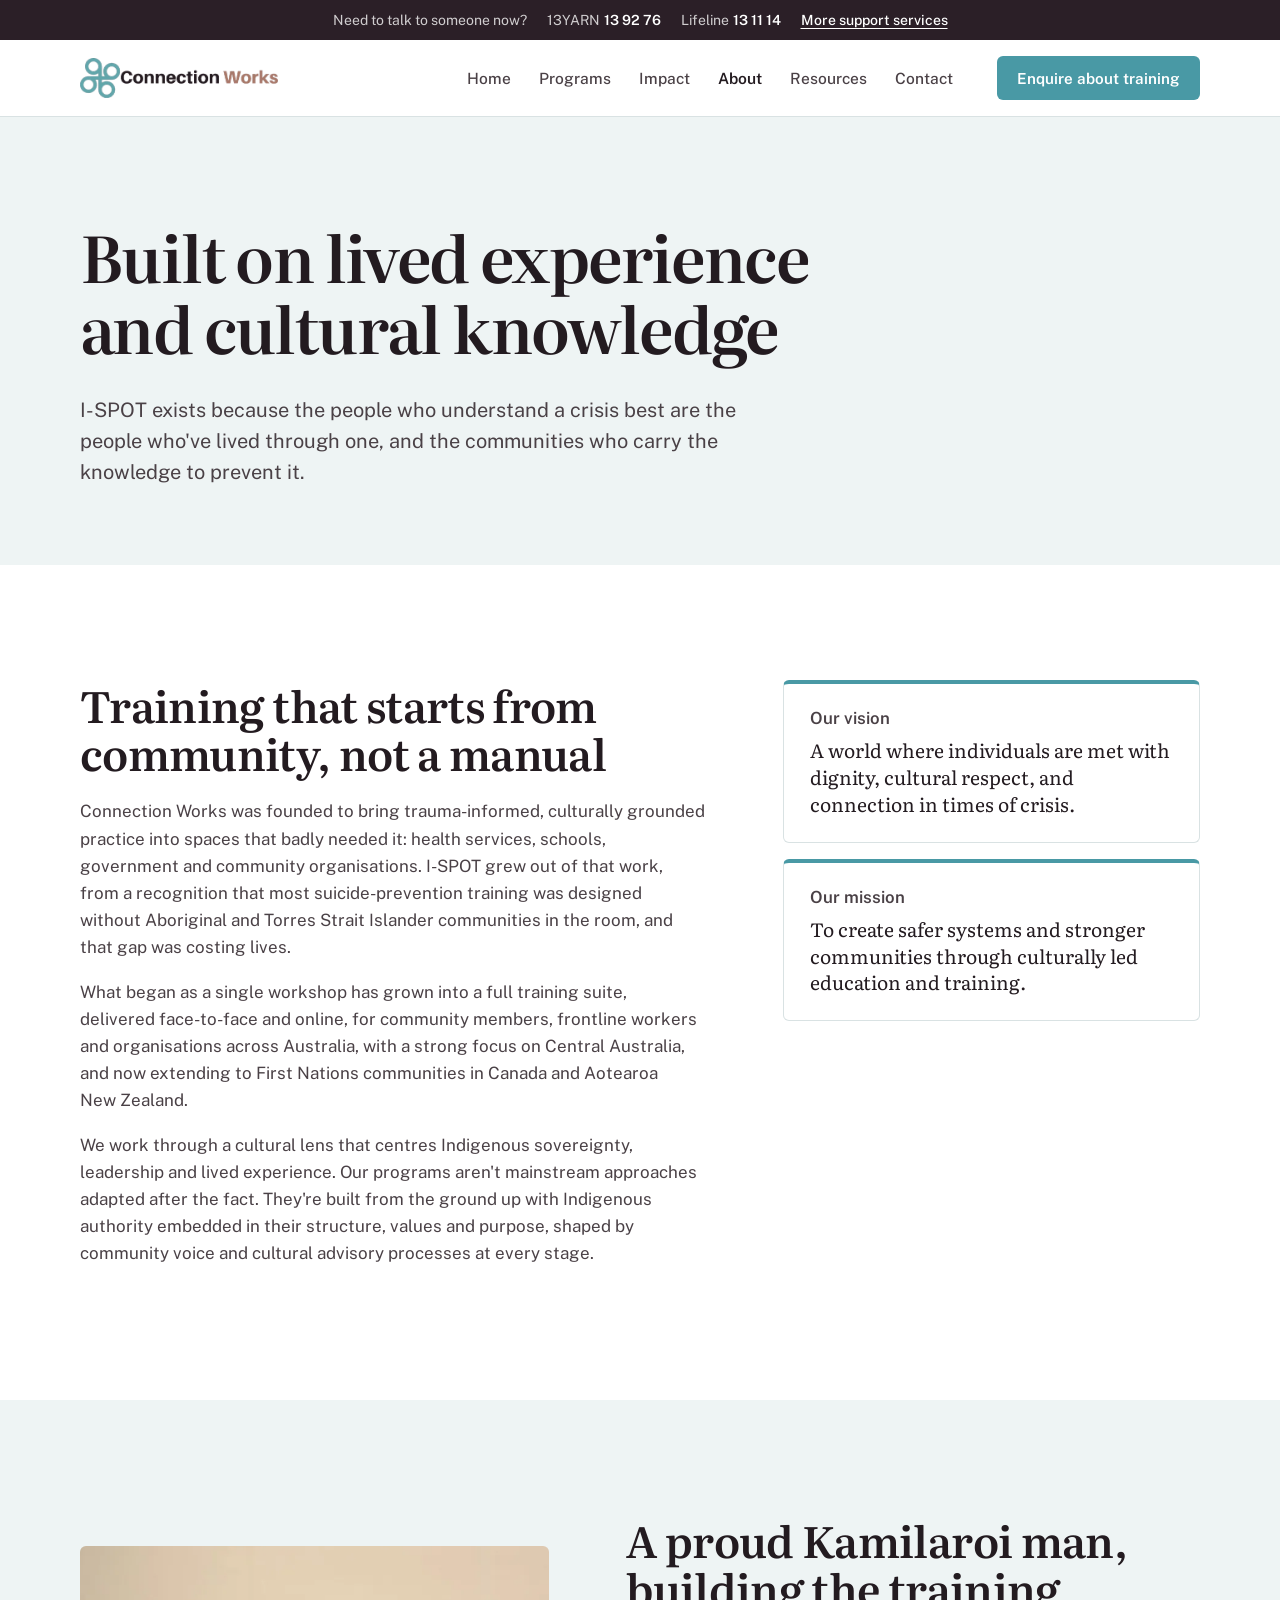
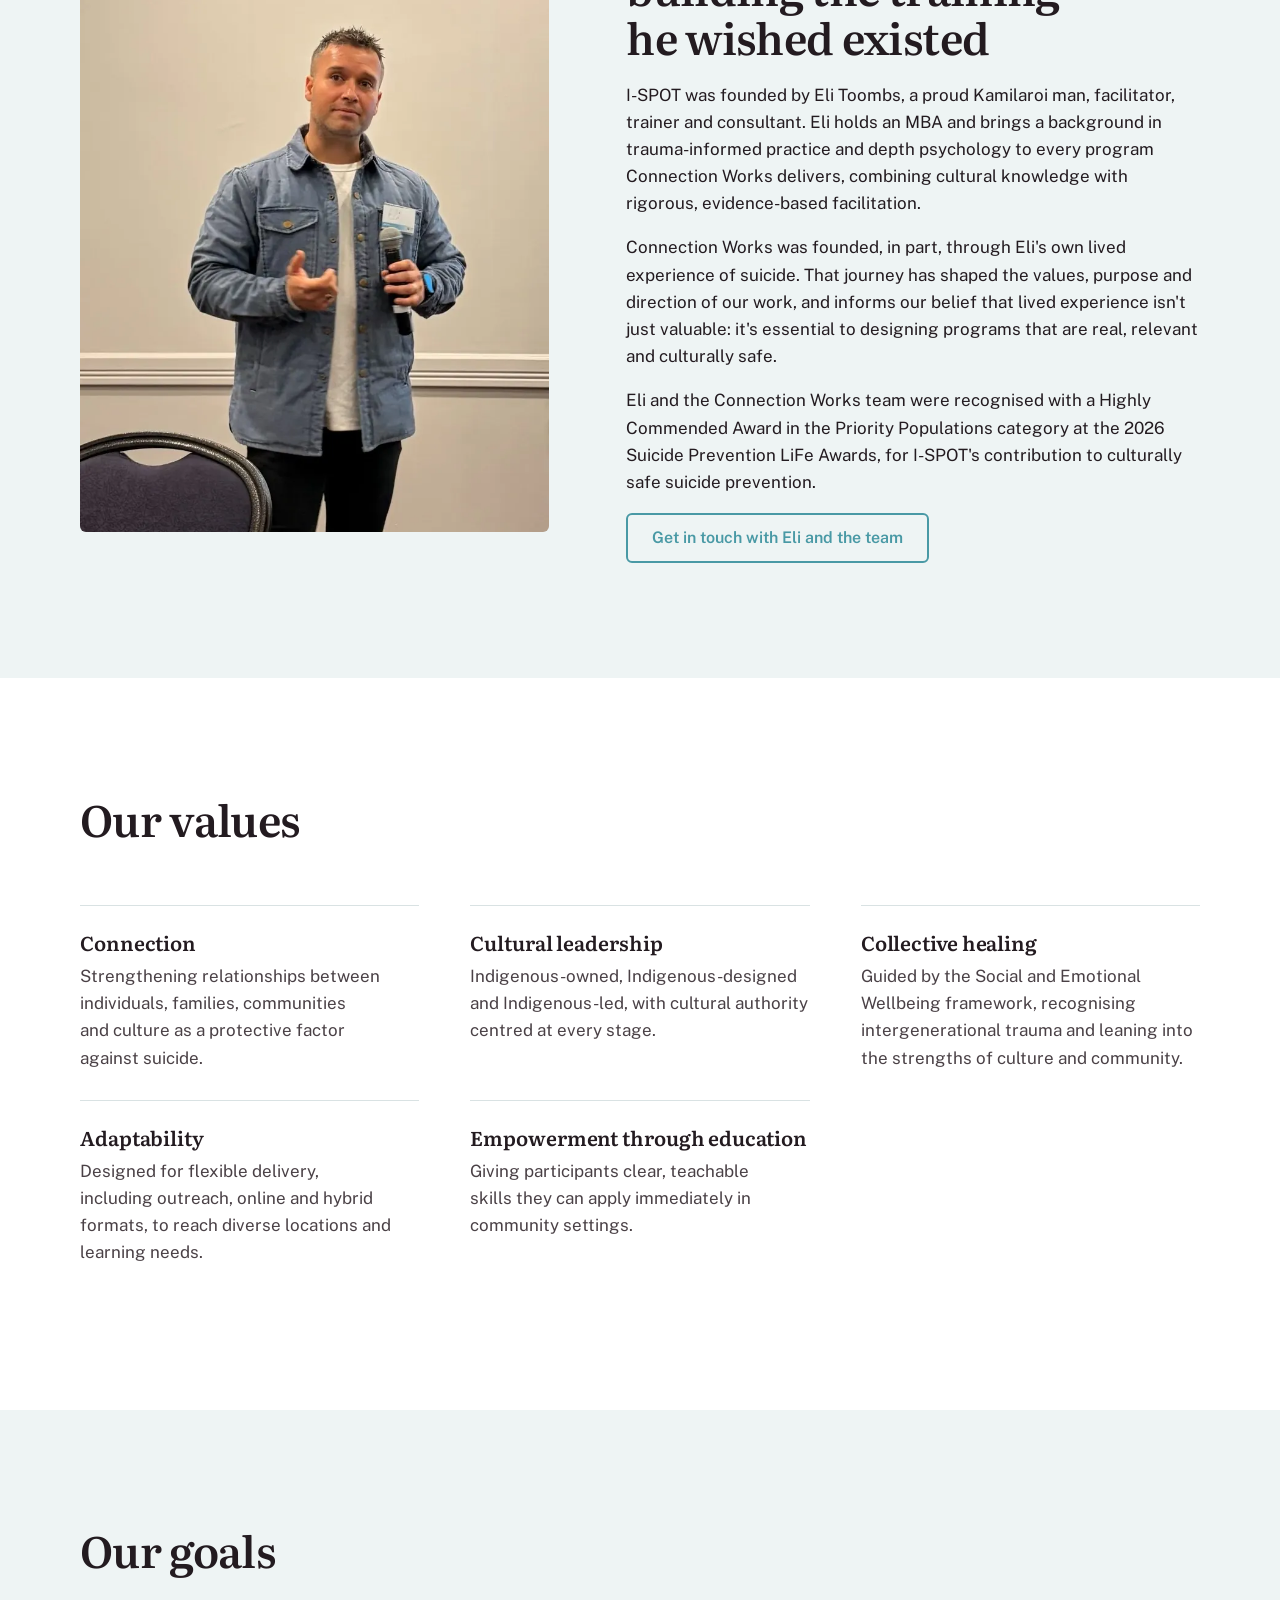
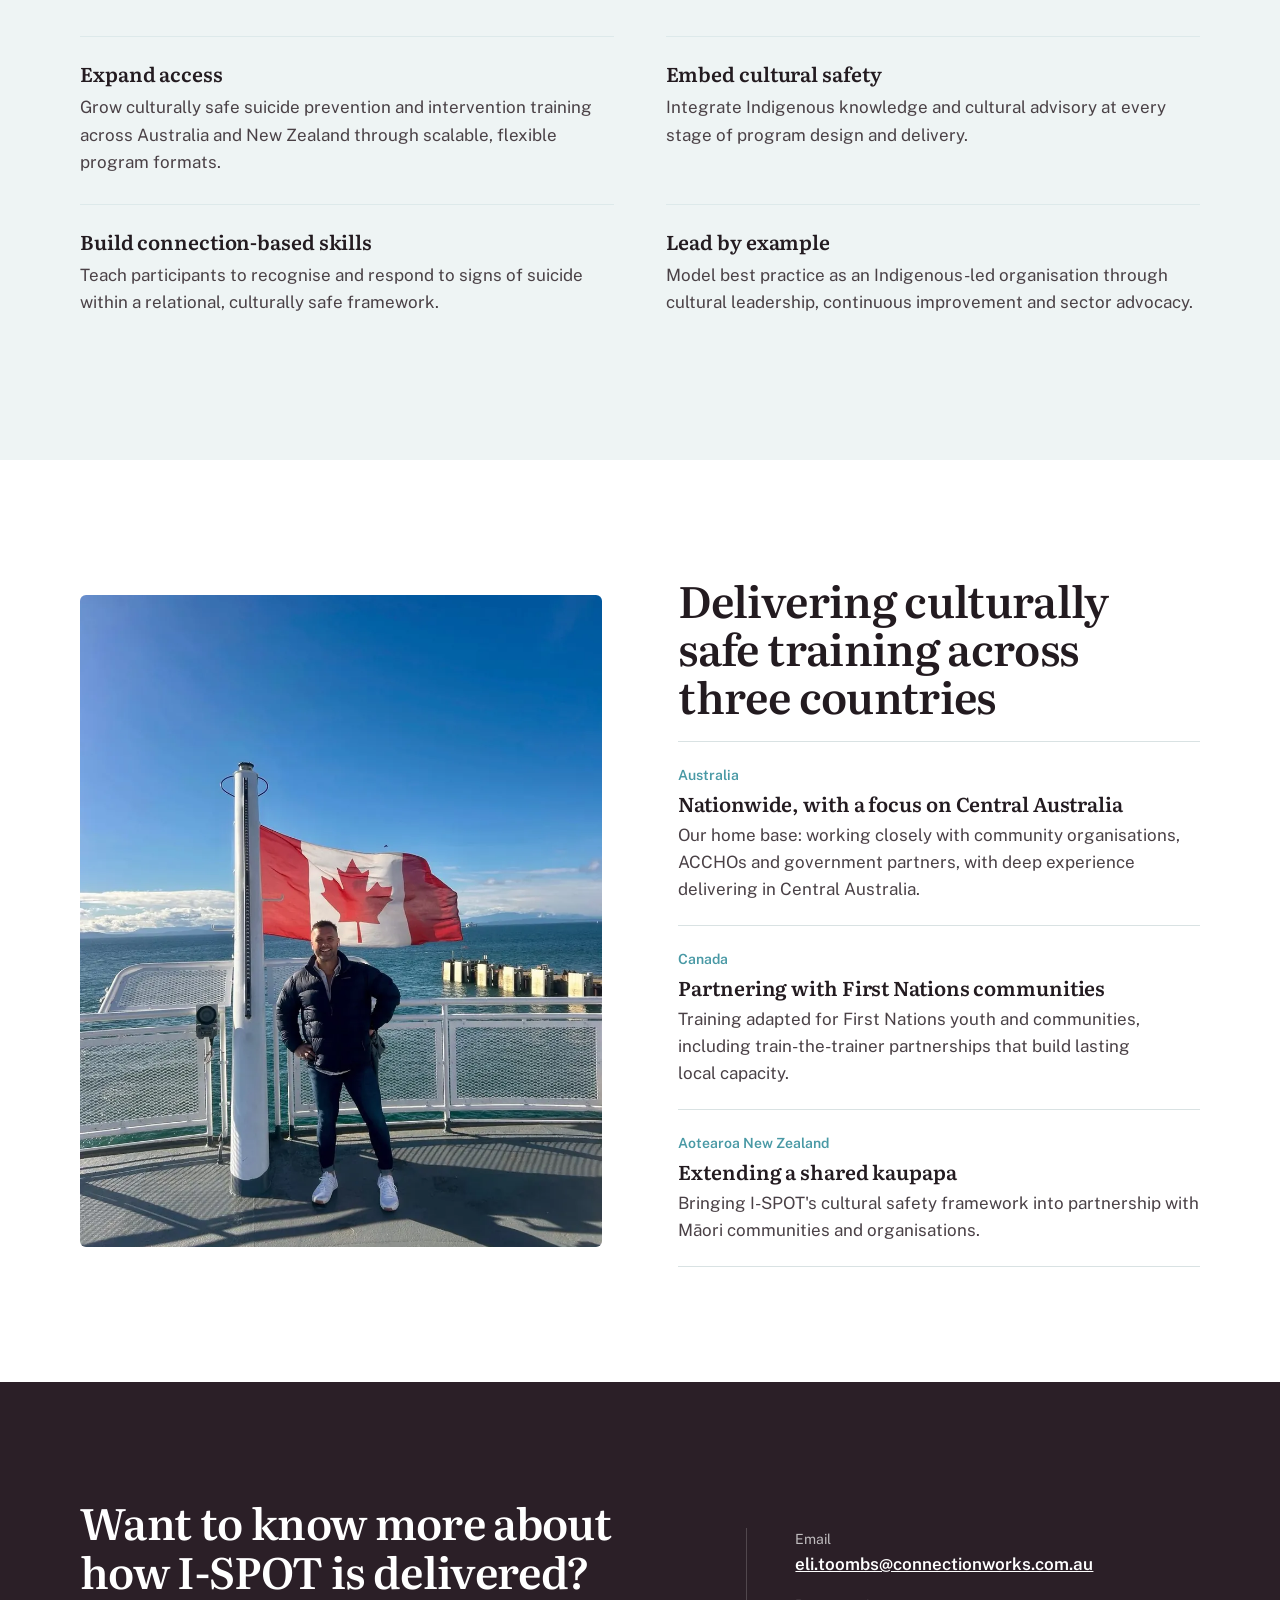
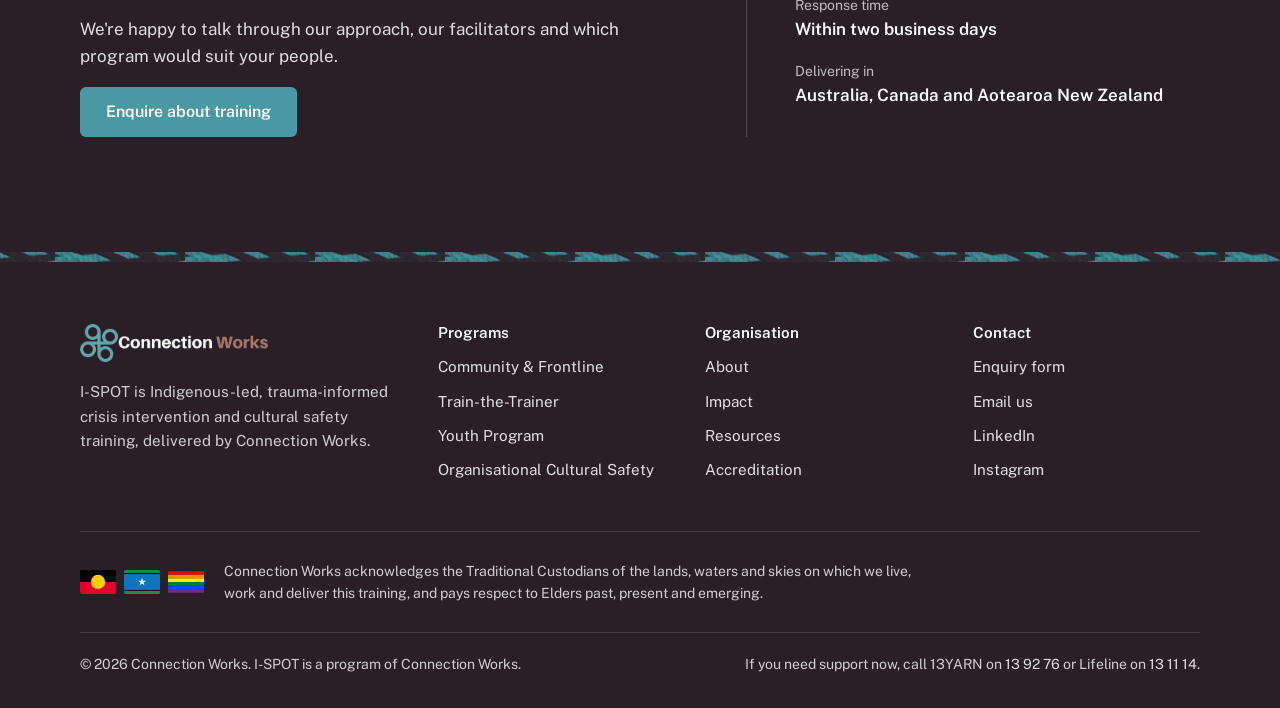
<file: about.html>
<!doctype html>
<html lang="en-AU">
<head>
<meta charset="UTF-8">
<meta name="viewport" content="width=device-width, initial-scale=1.0">
<title>About I-SPOT | Indigenous Suicide Prevention Training</title>
<meta name="description" content="Meet Eli Toombs, the Kamilaroi founder of I-SPOT, delivering Indigenous-led, trauma-informed suicide prevention training across Australia, Canada and Aotearoa New Zealand.">
<link rel="canonical" href="https://www.i-spot.com.au/about">
<meta name="theme-color" content="#2b1f27">
<link rel="icon" type="image/png" sizes="32x32" href="img/favicon-32x32.png">
<link rel="icon" type="image/png" sizes="16x16" href="img/favicon-16x16.png">
<link rel="apple-touch-icon" sizes="180x180" href="img/apple-touch-icon.png">
<link rel="manifest" href="site.webmanifest">
<meta name="apple-mobile-web-app-title" content="I-SPOT">
<!-- Open Graph / Twitter -->
<meta property="og:type" content="website">
<meta property="og:site_name" content="I-SPOT">
<meta property="og:locale" content="en_AU">
<meta property="og:url" content="https://www.i-spot.com.au/about">
<meta property="og:title" content="About I-SPOT | Indigenous Suicide Prevention Training">
<meta property="og:description" content="Meet Eli Toombs, the Kamilaroi founder of I-SPOT, delivering Indigenous-led, trauma-informed suicide prevention training across Australia, Canada and Aotearoa New Zealand.">
<meta property="og:image" content="https://www.i-spot.com.au/og-image.png">
<meta property="og:image:width" content="1200">
<meta property="og:image:height" content="630">
<meta name="twitter:card" content="summary_large_image">
<meta name="twitter:title" content="About I-SPOT | Indigenous Suicide Prevention Training">
<meta name="twitter:description" content="Meet Eli Toombs, the Kamilaroi founder of I-SPOT, delivering Indigenous-led, trauma-informed suicide prevention training across Australia, Canada and Aotearoa New Zealand.">
<meta name="twitter:image" content="https://www.i-spot.com.au/og-image.png">
<!-- Structured data (AEO): organisation, site, page, breadcrumbs -->
<script type="application/ld+json">
{
 "@context": "https://schema.org",
 "@graph": [
  {
   "@type": "Organization",
   "@id": "https://www.i-spot.com.au/#organization",
   "name": "Connection Works",
   "alternateName": "I-SPOT",
   "url": "https://www.i-spot.com.au/",
   "logo": "https://www.i-spot.com.au/connection-works-logo.png",
   "email": "eli.toombs@connectionworks.com.au",
   "description": "Connection Works delivers I-SPOT, a 100% Indigenous-owned, designed and led trauma-informed crisis intervention and cultural safety training program.",
   "founder": {
    "@type": "Person",
    "@id": "https://www.i-spot.com.au/about#eli-toombs",
    "name": "Eli Toombs",
    "jobTitle": "Founder and Director",
    "description": "A proud Kamilaroi man.",
    "sameAs": [
     "https://www.linkedin.com/in/elitoombs",
     "https://www.instagram.com/eli_toombs"
    ]
   },
   "areaServed": [
    {
     "@type": "Country",
     "name": "Australia"
    },
    {
     "@type": "Country",
     "name": "Canada"
    },
    {
     "@type": "Country",
     "name": "New Zealand"
    }
   ],
   "knowsAbout": [
    "Suicide prevention",
    "Crisis intervention",
    "Cultural safety",
    "Trauma-informed practice"
   ],
   "hasCredential": [
    {
     "@type": "EducationalOccupationalCredential",
     "name": "Accredited against the Suicide Prevention Australia Standards"
    },
    {
     "@type": "EducationalOccupationalCredential",
     "name": "QIP (Quality Innovation Performance) Accredited Program",
     "validFrom": "2025-09-24",
     "validThrough": "2028-09-24"
    }
   ],
   "award": "Highly Commended, Priority Populations category, 2026 Suicide Prevention LiFe Awards",
   "contactPoint": {
    "@type": "ContactPoint",
    "contactType": "Training enquiries",
    "email": "eli.toombs@connectionworks.com.au",
    "url": "https://www.i-spot.com.au/contact",
    "availableLanguage": "English"
   }
  },
  {
   "@type": "WebSite",
   "@id": "https://www.i-spot.com.au/#website",
   "url": "https://www.i-spot.com.au/",
   "name": "I-SPOT",
   "publisher": {
    "@id": "https://www.i-spot.com.au/#organization"
   },
   "inLanguage": "en-AU"
  },
  {
   "@type": "WebPage",
   "@id": "https://www.i-spot.com.au/about#webpage",
   "url": "https://www.i-spot.com.au/about",
   "name": "About — I-SPOT",
   "description": "I-SPOT is a program of Connection Works, founded by Eli Toombs, a proud Kamilaroi man, to deliver culturally safe, trauma-informed crisis intervention training.",
   "isPartOf": {
    "@id": "https://www.i-spot.com.au/#website"
   },
   "about": {
    "@id": "https://www.i-spot.com.au/#organization"
   },
   "primaryImageOfPage": "https://www.i-spot.com.au/eli-headshot.jpg",
   "inLanguage": "en-AU"
  },
  {
   "@type": "BreadcrumbList",
   "itemListElement": [
    {
     "@type": "ListItem",
     "position": 1,
     "name": "Home",
     "item": "https://www.i-spot.com.au/"
    },
    {
     "@type": "ListItem",
     "position": 2,
     "name": "About",
     "item": "https://www.i-spot.com.au/about"
    }
   ]
  }
 ]
}
</script>
<link rel="preconnect" href="https://fonts.googleapis.com">
<link rel="preconnect" href="https://fonts.gstatic.com" crossorigin>
<link rel="stylesheet" href="https://fonts.googleapis.com/css2?family=Literata:opsz,wght@7..72,400;7..72,500;7..72,600&family=Public+Sans:wght@400;500;600;700&display=swap">
<link rel="stylesheet" href="site.css?v=2">
</head>
<body>

<a class="skip-link" href="#main">Skip to content</a>

<!-- ============ Always-visible crisis support ============ -->
<div class="support-bar">
  <div class="wrap">
    <span class="support-bar-label">Need to talk to someone now?</span>
    <a href="tel:139276"><span>13YARN</span>13 92 76</a>
    <a href="tel:131114"><span>Lifeline</span>13 11 14</a>
    <a href="resources#support" class="support-bar-more">More support services</a>
  </div>
</div>

<header class="site-header">
  <div class="wrap nav" role="navigation" aria-label="Main">
    <a href="/" class="brand" aria-label="I-SPOT by Connection Works, home">
      <img src="img/cw-logo-dark.webp" width="475" height="96" alt="Connection Works">
    </a>
    <ul class="nav-links" id="nav-links">
      <li><a href="/">Home</a></li>
      <li><a href="training">Programs</a></li>
      <li><a href="impact">Impact</a></li>
      <li><a href="about" aria-current="page">About</a></li>
      <li><a href="resources">Resources</a></li>
      <li><a href="contact">Contact</a></li>
      <li class="nav-mobile-cta"><a href="contact" class="btn btn-primary">Enquire about training</a></li>
    </ul>
    <div class="nav-cta"><a href="contact" class="btn btn-primary">Enquire about training</a></div>
    <button class="nav-toggle" aria-label="Menu" aria-expanded="false" aria-controls="nav-links"><span></span></button>
  </div>
</header>

<main id="main">

  <!-- ============ Page hero ============ -->
  <section class="page-hero">
    <div class="wrap">
      <h1>Built on lived experience and cultural knowledge</h1>
      <p class="lede">I-SPOT exists because the people who understand a crisis best are the people who've lived through one, and the communities who carry the knowledge to prevent it.</p>
    </div>
  </section>

  <!-- ============ Story ============ -->
  <section class="section" aria-labelledby="story-title">
    <div class="wrap prose-cols">
      <div>
        <h2 id="story-title">Training that starts from community, not a manual</h2>
        <p>Connection Works was founded to bring trauma-informed, culturally grounded practice into spaces that badly needed it: health services, schools, government and community organisations. I-SPOT grew out of that work, from a recognition that most suicide-prevention training was designed without Aboriginal and Torres Strait Islander communities in the room, and that gap was costing lives.</p>
        <p>What began as a single workshop has grown into a full training suite, delivered face-to-face and online, for community members, frontline workers and organisations across Australia, with a strong focus on Central Australia, and now extending to First Nations communities in Canada and Aotearoa New Zealand.</p>
        <p>We work through a cultural lens that centres Indigenous sovereignty, leadership and lived experience. Our programs aren't mainstream approaches adapted after the fact. They're built from the ground up with Indigenous authority embedded in their structure, values and purpose, shaped by community voice and cultural advisory processes at every stage.</p>
      </div>
      <div class="vm">
        <div><h3>Our vision</h3><p>A world where individuals are met with dignity, cultural respect, and connection in times of crisis.</p></div>
        <div><h3>Our mission</h3><p>To create safer systems and stronger communities through culturally led education and training.</p></div>
      </div>
    </div>
  </section>

  <!-- ============ Founder ============ -->
  <section class="section section--mist" aria-labelledby="founder-title">
    <div class="wrap founder">
      <img loading="lazy" decoding="async" src="img/eli-lala-presenting-portrait-768.webp" srcset="img/eli-lala-presenting-portrait-480.webp 480w, img/eli-lala-presenting-portrait-768.webp 768w" sizes="(min-width: 860px) 45vw, 100vw" width="768" height="1365" alt="Eli Toombs facilitating an I-SPOT training session" style="object-position:50% 8%">
      <div>
        <h2 id="founder-title">A proud Kamilaroi man, building the training he wished existed</h2>
        <p>I-SPOT was founded by Eli Toombs, a proud Kamilaroi man, facilitator, trainer and consultant. Eli holds an MBA and brings a background in trauma-informed practice and depth psychology to every program Connection Works delivers, combining cultural knowledge with rigorous, evidence-based facilitation.</p>
        <p>Connection Works was founded, in part, through Eli's own lived experience of suicide. That journey has shaped the values, purpose and direction of our work, and informs our belief that lived experience isn't just valuable: it's essential to designing programs that are real, relevant and culturally safe.</p>
        <p>Eli and the Connection Works team were recognised with a Highly Commended Award in the Priority Populations category at the 2026 Suicide Prevention LiFe Awards, for I-SPOT's contribution to culturally safe suicide prevention.</p>
        <a href="contact" class="btn btn-tertiary">Get in touch with Eli and the team</a>
      </div>
    </div>
  </section>

  <!-- ============ Values ============ -->
  <section class="section" aria-labelledby="values-title">
    <div class="wrap">
      <div class="section-head"><div><h2 id="values-title">Our values</h2></div></div>
      <ul class="text-grid">
        <li><h3>Connection</h3><p>Strengthening relationships between individuals, families, communities and culture as a protective factor against suicide.</p></li>
        <li><h3>Cultural leadership</h3><p>Indigenous-owned, Indigenous-designed and Indigenous-led, with cultural authority centred at every stage.</p></li>
        <li><h3>Collective healing</h3><p>Guided by the Social and Emotional Wellbeing framework, recognising intergenerational trauma and leaning into the strengths of culture and community.</p></li>
        <li><h3>Adaptability</h3><p>Designed for flexible delivery, including outreach, online and hybrid formats, to reach diverse locations and learning needs.</p></li>
        <li><h3>Empowerment through education</h3><p>Giving participants clear, teachable skills they can apply immediately in community settings.</p></li>
      </ul>
    </div>
  </section>

  <!-- ============ Goals ============ -->
  <section class="section section--mist" aria-labelledby="goals-title">
    <div class="wrap">
      <div class="section-head"><div><h2 id="goals-title">Our goals</h2></div></div>
      <ul class="text-grid cols-2">
        <li><h3>Expand access</h3><p>Grow culturally safe suicide prevention and intervention training across Australia and New Zealand through scalable, flexible program formats.</p></li>
        <li><h3>Embed cultural safety</h3><p>Integrate Indigenous knowledge and cultural advisory at every stage of program design and delivery.</p></li>
        <li><h3>Build connection-based skills</h3><p>Teach participants to recognise and respond to signs of suicide within a relational, culturally safe framework.</p></li>
        <li><h3>Lead by example</h3><p>Model best practice as an Indigenous-led organisation through cultural leadership, continuous improvement and sector advocacy.</p></li>
      </ul>
    </div>
  </section>

  <!-- ============ Where we work ============ -->
  <section class="section" aria-labelledby="where-title">
    <div class="wrap split">
      <figure class="split-media tall" style="margin:0">
        <img loading="lazy" decoding="async" src="img/eli-canada-ferry-1050.webp" srcset="img/eli-canada-ferry-480.webp 480w, img/eli-canada-ferry-960.webp 960w, img/eli-canada-ferry-1050.webp 1050w" sizes="(min-width: 860px) 50vw, 100vw" width="1050" height="1400" alt="Eli Toombs travelling to deliver I-SPOT training with First Nations partner communities in Canada">
      </figure>
      <div>
        <h2 id="where-title">Delivering culturally safe training across three countries</h2>
        <ul class="region-list">
          <li><span class="region">Australia</span><h3>Nationwide, with a focus on Central Australia</h3><p>Our home base: working closely with community organisations, ACCHOs and government partners, with deep experience delivering in Central Australia.</p></li>
          <li><span class="region">Canada</span><h3>Partnering with First Nations communities</h3><p>Training adapted for First Nations youth and communities, including train-the-trainer partnerships that build lasting local capacity.</p></li>
          <li><span class="region">Aotearoa New Zealand</span><h3>Extending a shared kaupapa</h3><p>Bringing I-SPOT's cultural safety framework into partnership with Māori communities and organisations.</p></li>
        </ul>
      </div>
    </div>
  </section>

  <!-- ============ Closing CTA ============ -->
  <section class="section cta on-dark" aria-labelledby="cta-title">
    <div class="wrap cta-grid">
      <div>
        <h2 id="cta-title">Want to know more about how I-SPOT is delivered?</h2>
        <p>We're happy to talk through our approach, our facilitators and which program would suit your people.</p>
        <div class="btn-row"><a href="contact" class="btn btn-primary">Enquire about training</a></div>
      </div>
      <div class="cta-contact">
        <dl>
          <div><dt>Email</dt><dd><a href="mailto:eli.toombs@connectionworks.com.au">eli.toombs@connectionworks.com.au</a></dd></div>
          <div><dt>Response time</dt><dd>Within two business days</dd></div>
          <div><dt>Delivering in</dt><dd>Australia, Canada and Aotearoa New Zealand</dd></div>
        </dl>
      </div>
    </div>
  </section>

</main>

<footer class="site-footer">
  <div class="wrap">
    <div class="footer-grid">
      <div>
        <img class="footer-logo" src="img/cw-logo-light.webp" width="449" height="96" alt="Connection Works" loading="lazy">
        <p>I-SPOT is Indigenous-led, trauma-informed crisis intervention and cultural safety training, delivered by Connection Works.</p>
      </div>
      <nav aria-labelledby="f-programs">
        <h2 id="f-programs">Programs</h2>
        <ul>
          <li><a href="training#community">Community &amp; Frontline</a></li>
          <li><a href="training#trainer">Train-the-Trainer</a></li>
          <li><a href="training#youth">Youth Program</a></li>
          <li><a href="training#organisation">Organisational Cultural Safety</a></li>
        </ul>
      </nav>
      <nav aria-labelledby="f-site">
        <h2 id="f-site">Organisation</h2>
        <ul>
          <li><a href="about">About</a></li>
          <li><a href="impact">Impact</a></li>
          <li><a href="resources">Resources</a></li>
          <li><a href="resources#certificate">Accreditation</a></li>
        </ul>
      </nav>
      <div>
        <h2>Contact</h2>
        <ul>
          <li><a href="contact">Enquiry form</a></li>
          <li><a href="mailto:eli.toombs@connectionworks.com.au">Email us</a></li>
          <li><a href="https://www.linkedin.com/in/elitoombs" rel="noopener">LinkedIn</a></li>
          <li><a href="https://www.instagram.com/eli_toombs" rel="noopener">Instagram</a></li>
        </ul>
      </div>
    </div>
    <div class="footer-ack">
      <div class="flags" aria-label="Aboriginal, Torres Strait Islander and Pride flags" role="img"><svg  viewBox="0 0 300 200" aria-hidden="true">
        <rect width="300" height="100" fill="#000000"/>
        <rect y="100" width="300" height="100" fill="#e4002b"/>
        <circle cx="150" cy="100" r="60" fill="#ffcd00"/>
      </svg>
      <svg  viewBox="0 0 300 200" aria-hidden="true">
        <rect width="300" height="200" fill="#0e76bc"/>
        <rect width="300" height="26" fill="#079247"/>
        <rect y="26" width="300" height="8" fill="#000000"/>
        <rect y="166" width="300" height="8" fill="#000000"/>
        <rect y="174" width="300" height="26" fill="#079247"/>
        <polygon points="150.0,66.0 157.6,89.5 182.3,89.5 162.4,104.0 170.0,127.5 150.0,113.0 130.0,127.5 137.6,104.0 117.7,89.5 142.4,89.5" fill="#ffffff"/>
      </svg>
      <svg  viewBox="0 0 300 180" aria-hidden="true">
        <rect y="0" width="300" height="30" fill="#e40303"/>
        <rect y="30" width="300" height="30" fill="#ff8c00"/>
        <rect y="60" width="300" height="30" fill="#ffed00"/>
        <rect y="90" width="300" height="30" fill="#008026"/>
        <rect y="120" width="300" height="30" fill="#004dff"/>
        <rect y="150" width="300" height="30" fill="#732982"/>
      </svg></div>
      <p>Connection Works acknowledges the Traditional Custodians of the lands, waters and skies on which we live, work and deliver this training, and pays respect to Elders past, present and emerging.</p>
    </div>
    <div class="footer-base">
      <span>© 2026 Connection Works. I-SPOT is a program of Connection Works.</span>
      <span>If you need support now, call 13YARN on <a href="tel:139276">13 92 76</a> or Lifeline on <a href="tel:131114">13 11 14</a>.</span>
    </div>
  </div>
</footer>

<script src="script.js" defer></script>
</body>
</html>
</file>
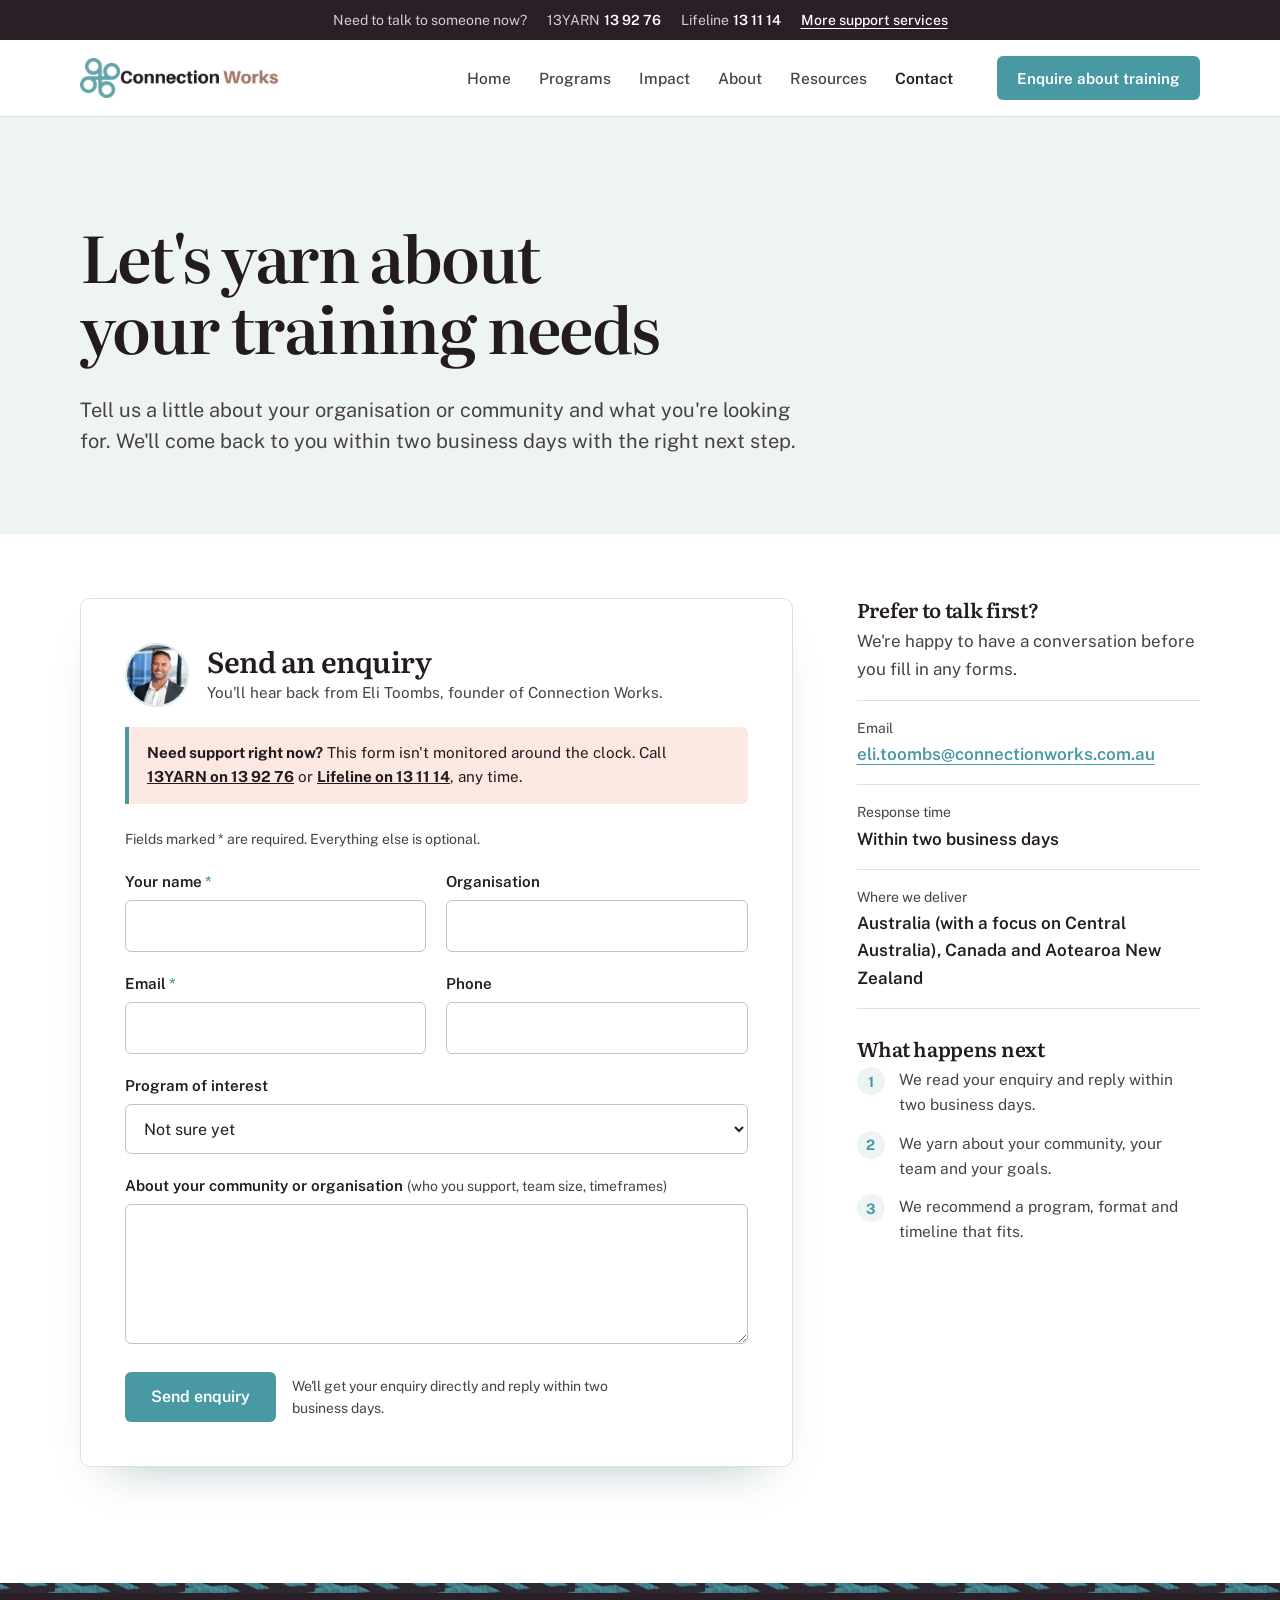
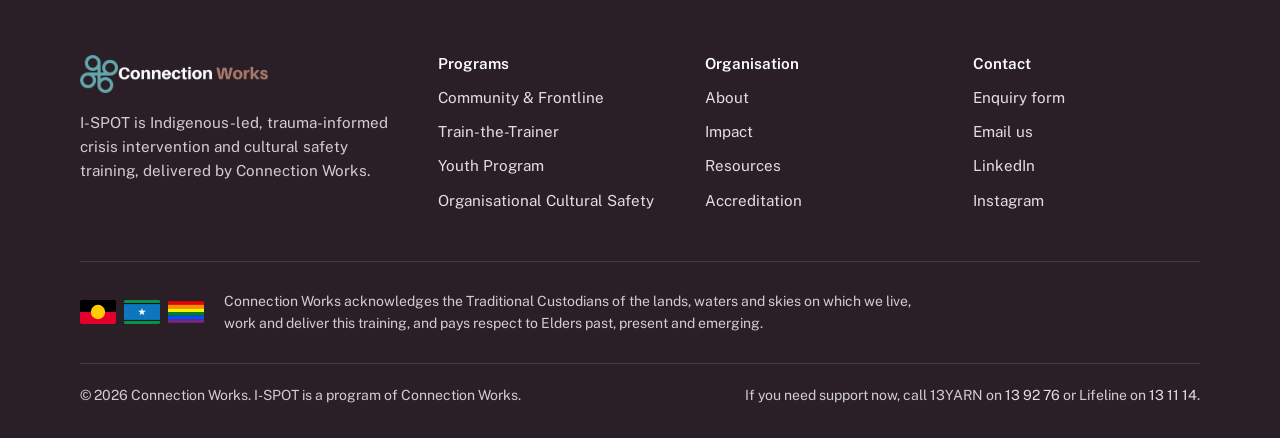
<file: contact.html>
<!doctype html>
<html lang="en-AU">
<head>
<meta charset="UTF-8">
<meta name="viewport" content="width=device-width, initial-scale=1.0">
<title>Book Suicide Prevention Training | Contact I-SPOT</title>
<meta name="description" content="Enquire about I-SPOT suicide prevention training for your community or organisation across Australia. Get a response from founder Eli Toombs within two business days.">
<link rel="canonical" href="https://www.i-spot.com.au/contact">
<meta name="theme-color" content="#2b1f27">
<link rel="icon" type="image/png" sizes="32x32" href="img/favicon-32x32.png">
<link rel="icon" type="image/png" sizes="16x16" href="img/favicon-16x16.png">
<link rel="apple-touch-icon" sizes="180x180" href="img/apple-touch-icon.png">
<link rel="manifest" href="site.webmanifest">
<meta name="apple-mobile-web-app-title" content="I-SPOT">
<!-- Open Graph / Twitter -->
<meta property="og:type" content="website">
<meta property="og:site_name" content="I-SPOT">
<meta property="og:locale" content="en_AU">
<meta property="og:url" content="https://www.i-spot.com.au/contact">
<meta property="og:title" content="Book Suicide Prevention Training | Contact I-SPOT">
<meta property="og:description" content="Enquire about I-SPOT suicide prevention training for your community or organisation across Australia. Get a response from founder Eli Toombs within two business days.">
<meta property="og:image" content="https://www.i-spot.com.au/og-image.png">
<meta property="og:image:width" content="1200">
<meta property="og:image:height" content="630">
<meta name="twitter:card" content="summary_large_image">
<meta name="twitter:title" content="Book Suicide Prevention Training | Contact I-SPOT">
<meta name="twitter:description" content="Enquire about I-SPOT suicide prevention training for your community or organisation across Australia. Get a response from founder Eli Toombs within two business days.">
<meta name="twitter:image" content="https://www.i-spot.com.au/og-image.png">
<!-- Structured data (AEO): organisation, site, page, breadcrumbs -->
<script type="application/ld+json">
{
 "@context": "https://schema.org",
 "@graph": [
  {
   "@type": "Organization",
   "@id": "https://www.i-spot.com.au/#organization",
   "name": "Connection Works",
   "alternateName": "I-SPOT",
   "url": "https://www.i-spot.com.au/",
   "logo": "https://www.i-spot.com.au/connection-works-logo.png",
   "email": "eli.toombs@connectionworks.com.au",
   "description": "Connection Works delivers I-SPOT, a 100% Indigenous-owned, designed and led trauma-informed crisis intervention and cultural safety training program.",
   "founder": {
    "@type": "Person",
    "@id": "https://www.i-spot.com.au/about#eli-toombs",
    "name": "Eli Toombs",
    "jobTitle": "Founder and Director",
    "description": "A proud Kamilaroi man.",
    "sameAs": [
     "https://www.linkedin.com/in/elitoombs",
     "https://www.instagram.com/eli_toombs"
    ]
   },
   "areaServed": [
    {
     "@type": "Country",
     "name": "Australia"
    },
    {
     "@type": "Country",
     "name": "Canada"
    },
    {
     "@type": "Country",
     "name": "New Zealand"
    }
   ],
   "knowsAbout": [
    "Suicide prevention",
    "Crisis intervention",
    "Cultural safety",
    "Trauma-informed practice"
   ],
   "hasCredential": [
    {
     "@type": "EducationalOccupationalCredential",
     "name": "Accredited against the Suicide Prevention Australia Standards"
    },
    {
     "@type": "EducationalOccupationalCredential",
     "name": "QIP (Quality Innovation Performance) Accredited Program",
     "validFrom": "2025-09-24",
     "validThrough": "2028-09-24"
    }
   ],
   "award": "Highly Commended, Priority Populations category, 2026 Suicide Prevention LiFe Awards",
   "contactPoint": {
    "@type": "ContactPoint",
    "contactType": "Training enquiries",
    "email": "eli.toombs@connectionworks.com.au",
    "url": "https://www.i-spot.com.au/contact",
    "availableLanguage": "English"
   }
  },
  {
   "@type": "WebSite",
   "@id": "https://www.i-spot.com.au/#website",
   "url": "https://www.i-spot.com.au/",
   "name": "I-SPOT",
   "publisher": {
    "@id": "https://www.i-spot.com.au/#organization"
   },
   "inLanguage": "en-AU"
  },
  {
   "@type": "WebPage",
   "@id": "https://www.i-spot.com.au/contact#webpage",
   "url": "https://www.i-spot.com.au/contact",
   "name": "Contact — I-SPOT",
   "description": "Get in touch with I-SPOT to book a training program, ask about Train-the-Trainer licensing, or discuss your organisation's cultural safety needs.",
   "isPartOf": {
    "@id": "https://www.i-spot.com.au/#website"
   },
   "about": {
    "@id": "https://www.i-spot.com.au/#organization"
   },
   "primaryImageOfPage": "https://www.i-spot.com.au/eli-danielle-harbour.jpg",
   "inLanguage": "en-AU"
  },
  {
   "@type": "BreadcrumbList",
   "itemListElement": [
    {
     "@type": "ListItem",
     "position": 1,
     "name": "Home",
     "item": "https://www.i-spot.com.au/"
    },
    {
     "@type": "ListItem",
     "position": 2,
     "name": "Contact",
     "item": "https://www.i-spot.com.au/contact"
    }
   ]
  }
 ]
}
</script>
<link rel="preconnect" href="https://fonts.googleapis.com">
<link rel="preconnect" href="https://fonts.gstatic.com" crossorigin>
<link rel="stylesheet" href="https://fonts.googleapis.com/css2?family=Literata:opsz,wght@7..72,400;7..72,500;7..72,600&family=Public+Sans:wght@400;500;600;700&display=swap">
<link rel="stylesheet" href="site.css?v=2">
</head>
<body>

<a class="skip-link" href="#main">Skip to content</a>

<!-- ============ Always-visible crisis support ============ -->
<div class="support-bar">
  <div class="wrap">
    <span class="support-bar-label">Need to talk to someone now?</span>
    <a href="tel:139276"><span>13YARN</span>13 92 76</a>
    <a href="tel:131114"><span>Lifeline</span>13 11 14</a>
    <a href="resources#support" class="support-bar-more">More support services</a>
  </div>
</div>

<header class="site-header">
  <div class="wrap nav" role="navigation" aria-label="Main">
    <a href="/" class="brand" aria-label="I-SPOT by Connection Works, home">
      <img src="img/cw-logo-dark.webp" width="475" height="96" alt="Connection Works">
    </a>
    <ul class="nav-links" id="nav-links">
      <li><a href="/">Home</a></li>
      <li><a href="training">Programs</a></li>
      <li><a href="impact">Impact</a></li>
      <li><a href="about">About</a></li>
      <li><a href="resources">Resources</a></li>
      <li><a href="contact" aria-current="page">Contact</a></li>
      <li class="nav-mobile-cta"><a href="contact" class="btn btn-primary">Enquire about training</a></li>
    </ul>
    <div class="nav-cta"><a href="contact" class="btn btn-primary">Enquire about training</a></div>
    <button class="nav-toggle" aria-label="Menu" aria-expanded="false" aria-controls="nav-links"><span></span></button>
  </div>
</header>

<main id="main">

  <!-- ============ Page hero ============ -->
  <section class="page-hero">
    <div class="wrap">
      <h1>Let's yarn about your training needs</h1>
      <p class="lede">Tell us a little about your organisation or community and what you're looking for. We'll come back to you within two business days with the right next step.</p>
    </div>
  </section>

  <section class="section" style="padding-top:clamp(40px,5vw,64px)">
    <div class="wrap contact-layout">

      <div class="form-card">
        <div class="form-intro">
          <img class="form-intro-avatar" loading="lazy" decoding="async" width="64" height="64" src="img/eli-headshot-480.webp" srcset="img/eli-headshot-480.webp 480w, img/eli-headshot-960.webp 960w, img/eli-headshot-1400.webp 1400w" sizes="64px" alt="Eli Toombs, founder of Connection Works">
          <div>
            <h2>Send an enquiry</h2>
            <p class="form-intro-name">You'll hear back from Eli Toombs, founder of Connection Works.</p>
          </div>
        </div>
        <p class="notice" role="note"><strong>Need support right now?</strong> This form isn't monitored around the clock. Call <a href="tel:139276">13YARN on 13 92 76</a> or <a href="tel:131114">Lifeline on 13 11 14</a>, any time.</p>
        <form id="enquiry-form" action="https://formspree.io/f/mwlpkdve" method="POST" novalidate>
          <input type="hidden" name="_subject" value="I-SPOT website enquiry">
          <p class="form-note">Fields marked <span class="req" aria-hidden="true">*</span><span class="visually-hidden">with an asterisk</span> are required. Everything else is optional.</p>
          <div class="form-grid">
            <div class="field">
              <label for="name">Your name<span class="req" aria-hidden="true">*</span></label>
              <input type="text" id="name" name="name" aria-describedby="name-error" autocomplete="name" required>
              <p class="field-error" id="name-error" hidden></p>
            </div>
            <div class="field">
              <label for="organisation">Organisation</label>
              <input type="text" id="organisation" name="organisation" autocomplete="organization">
            </div>
            <div class="field">
              <label for="email">Email<span class="req" aria-hidden="true">*</span></label>
              <input type="email" id="email" name="email" aria-describedby="email-error" autocomplete="email" required>
              <p class="field-error" id="email-error" hidden></p>
            </div>
            <div class="field">
              <label for="phone">Phone</label>
              <input type="tel" id="phone" name="phone" autocomplete="tel">
            </div>
            <div class="field full">
              <label for="program">Program of interest</label>
              <select id="program" name="program">
                <option value="">Not sure yet</option>
                <option value="Community &amp; Frontline Workshop" data-key="community">Community &amp; Frontline Workshop</option>
                <option value="Train-the-Trainer" data-key="trainer">Train-the-Trainer</option>
                <option value="Youth Program" data-key="youth">Youth Program</option>
                <option value="Organisational Cultural Safety" data-key="organisation">Organisational Cultural Safety</option>
              </select>
            </div>
            <div class="field full">
              <label for="message">About your community or organisation <span class="hint">(who you support, team size, timeframes)</span></label>
              <textarea id="message" name="message"></textarea>
            </div>
          </div>
          <div class="form-actions">
            <button type="submit" class="btn btn-primary">Send enquiry</button>
            <p>We'll get your enquiry directly and reply within two business days.</p>
          </div>
          <p class="form-note" id="form-status" role="status"></p>
        </form>
      </div>

      <aside class="contact-aside" aria-label="Other ways to reach us">
        <div>
          <h2>Prefer to talk first?</h2>
          <p>We're happy to have a conversation before you fill in any forms.</p>
          <dl class="contact-facts">
            <div><dt>Email</dt><dd><a href="mailto:eli.toombs@connectionworks.com.au">eli.toombs@connectionworks.com.au</a></dd></div>
            <div><dt>Response time</dt><dd>Within two business days</dd></div>
            <div><dt>Where we deliver</dt><dd>Australia (with a focus on Central Australia), Canada and Aotearoa New Zealand</dd></div>
          </dl>
        </div>
        <div>
          <h2>What happens next</h2>
          <ol class="next-steps">
            <li>We read your enquiry and reply within two business days.</li>
            <li>We yarn about your community, your team and your goals.</li>
            <li>We recommend a program, format and timeline that fits.</li>
          </ol>
        </div>
      </aside>

    </div>
  </section>

</main>

<footer class="site-footer">
  <div class="wrap">
    <div class="footer-grid">
      <div>
        <img class="footer-logo" src="img/cw-logo-light.webp" width="449" height="96" alt="Connection Works" loading="lazy">
        <p>I-SPOT is Indigenous-led, trauma-informed crisis intervention and cultural safety training, delivered by Connection Works.</p>
      </div>
      <nav aria-labelledby="f-programs">
        <h2 id="f-programs">Programs</h2>
        <ul>
          <li><a href="training#community">Community &amp; Frontline</a></li>
          <li><a href="training#trainer">Train-the-Trainer</a></li>
          <li><a href="training#youth">Youth Program</a></li>
          <li><a href="training#organisation">Organisational Cultural Safety</a></li>
        </ul>
      </nav>
      <nav aria-labelledby="f-site">
        <h2 id="f-site">Organisation</h2>
        <ul>
          <li><a href="about">About</a></li>
          <li><a href="impact">Impact</a></li>
          <li><a href="resources">Resources</a></li>
          <li><a href="resources#certificate">Accreditation</a></li>
        </ul>
      </nav>
      <div>
        <h2>Contact</h2>
        <ul>
          <li><a href="contact">Enquiry form</a></li>
          <li><a href="mailto:eli.toombs@connectionworks.com.au">Email us</a></li>
          <li><a href="https://www.linkedin.com/in/elitoombs" rel="noopener">LinkedIn</a></li>
          <li><a href="https://www.instagram.com/eli_toombs" rel="noopener">Instagram</a></li>
        </ul>
      </div>
    </div>
    <div class="footer-ack">
      <div class="flags" aria-label="Aboriginal, Torres Strait Islander and Pride flags" role="img"><svg  viewBox="0 0 300 200" aria-hidden="true">
        <rect width="300" height="100" fill="#000000"/>
        <rect y="100" width="300" height="100" fill="#e4002b"/>
        <circle cx="150" cy="100" r="60" fill="#ffcd00"/>
      </svg>
      <svg  viewBox="0 0 300 200" aria-hidden="true">
        <rect width="300" height="200" fill="#0e76bc"/>
        <rect width="300" height="26" fill="#079247"/>
        <rect y="26" width="300" height="8" fill="#000000"/>
        <rect y="166" width="300" height="8" fill="#000000"/>
        <rect y="174" width="300" height="26" fill="#079247"/>
        <polygon points="150.0,66.0 157.6,89.5 182.3,89.5 162.4,104.0 170.0,127.5 150.0,113.0 130.0,127.5 137.6,104.0 117.7,89.5 142.4,89.5" fill="#ffffff"/>
      </svg>
      <svg  viewBox="0 0 300 180" aria-hidden="true">
        <rect y="0" width="300" height="30" fill="#e40303"/>
        <rect y="30" width="300" height="30" fill="#ff8c00"/>
        <rect y="60" width="300" height="30" fill="#ffed00"/>
        <rect y="90" width="300" height="30" fill="#008026"/>
        <rect y="120" width="300" height="30" fill="#004dff"/>
        <rect y="150" width="300" height="30" fill="#732982"/>
      </svg></div>
      <p>Connection Works acknowledges the Traditional Custodians of the lands, waters and skies on which we live, work and deliver this training, and pays respect to Elders past, present and emerging.</p>
    </div>
    <div class="footer-base">
      <span>© 2026 Connection Works. I-SPOT is a program of Connection Works.</span>
      <span>If you need support now, call 13YARN on <a href="tel:139276">13 92 76</a> or Lifeline on <a href="tel:131114">13 11 14</a>.</span>
    </div>
  </div>
</footer>

<script src="script.js" defer></script>
</body>
</html>
</file>
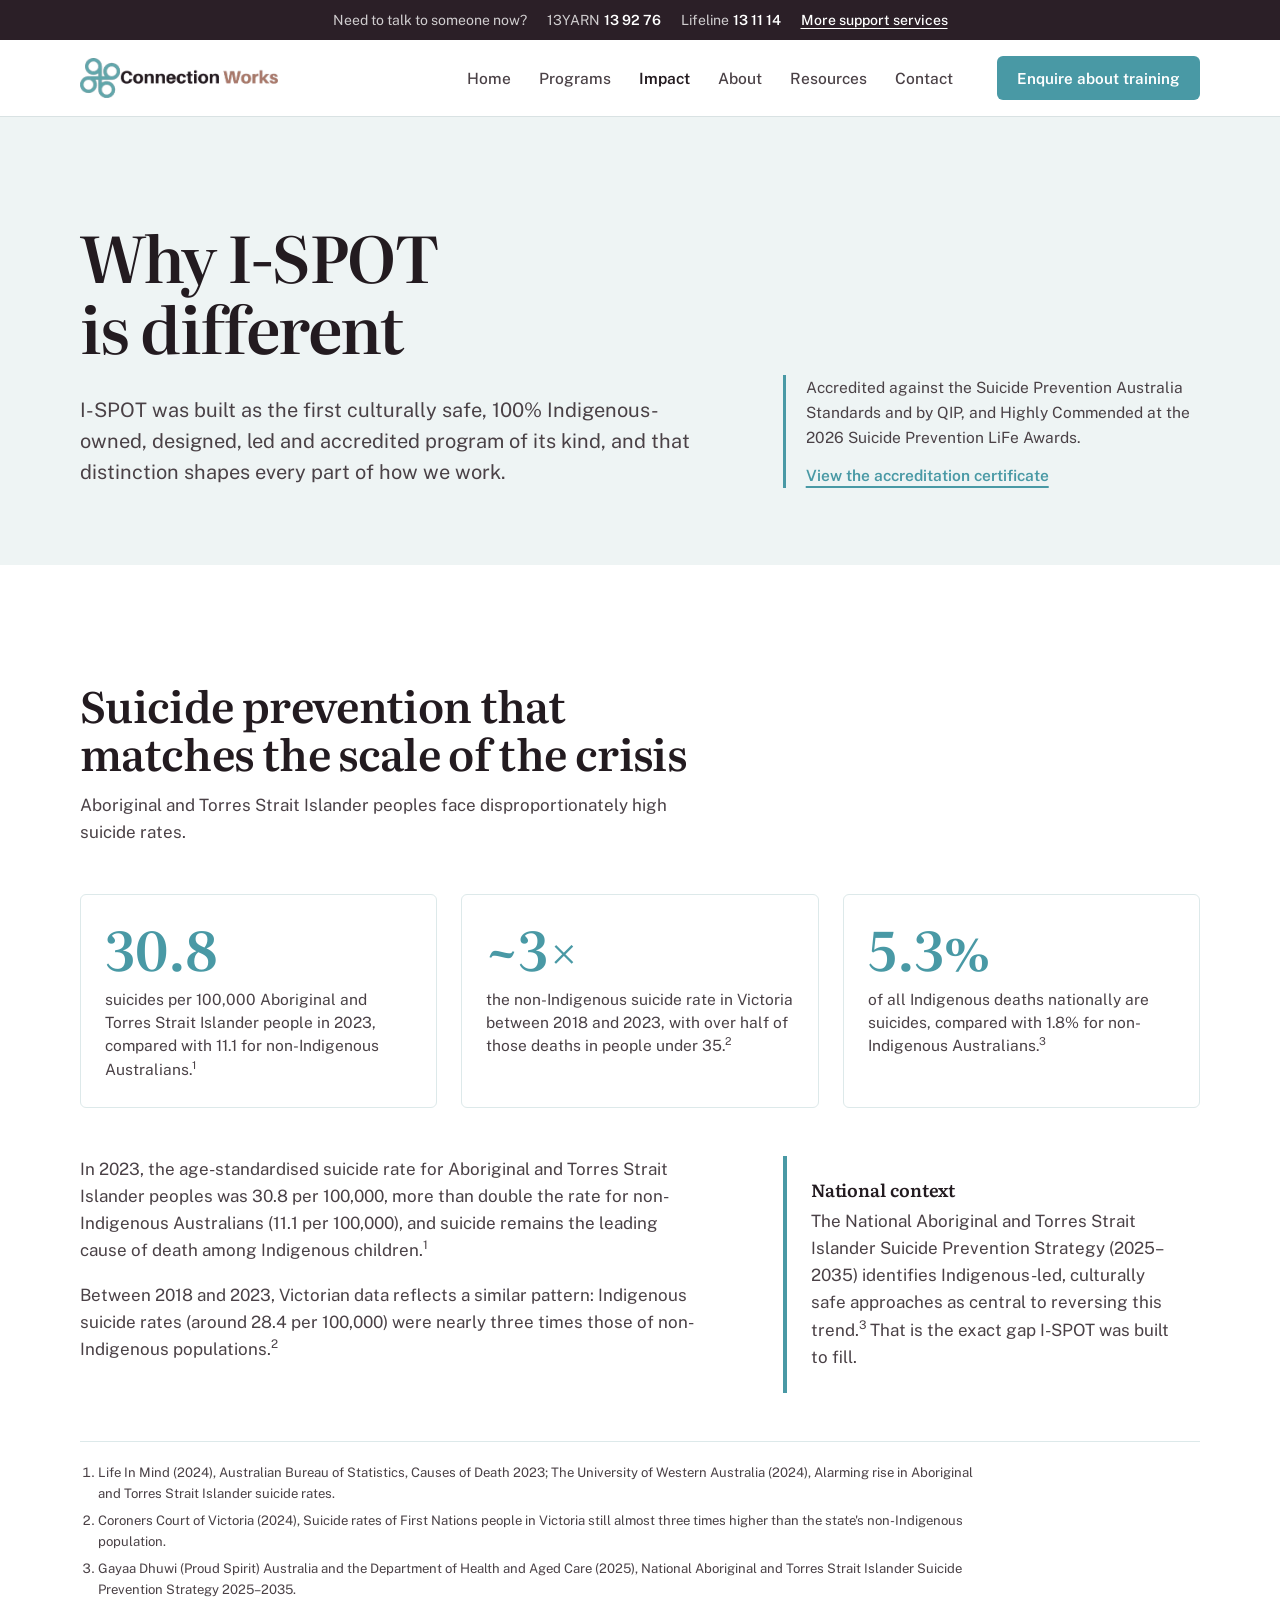
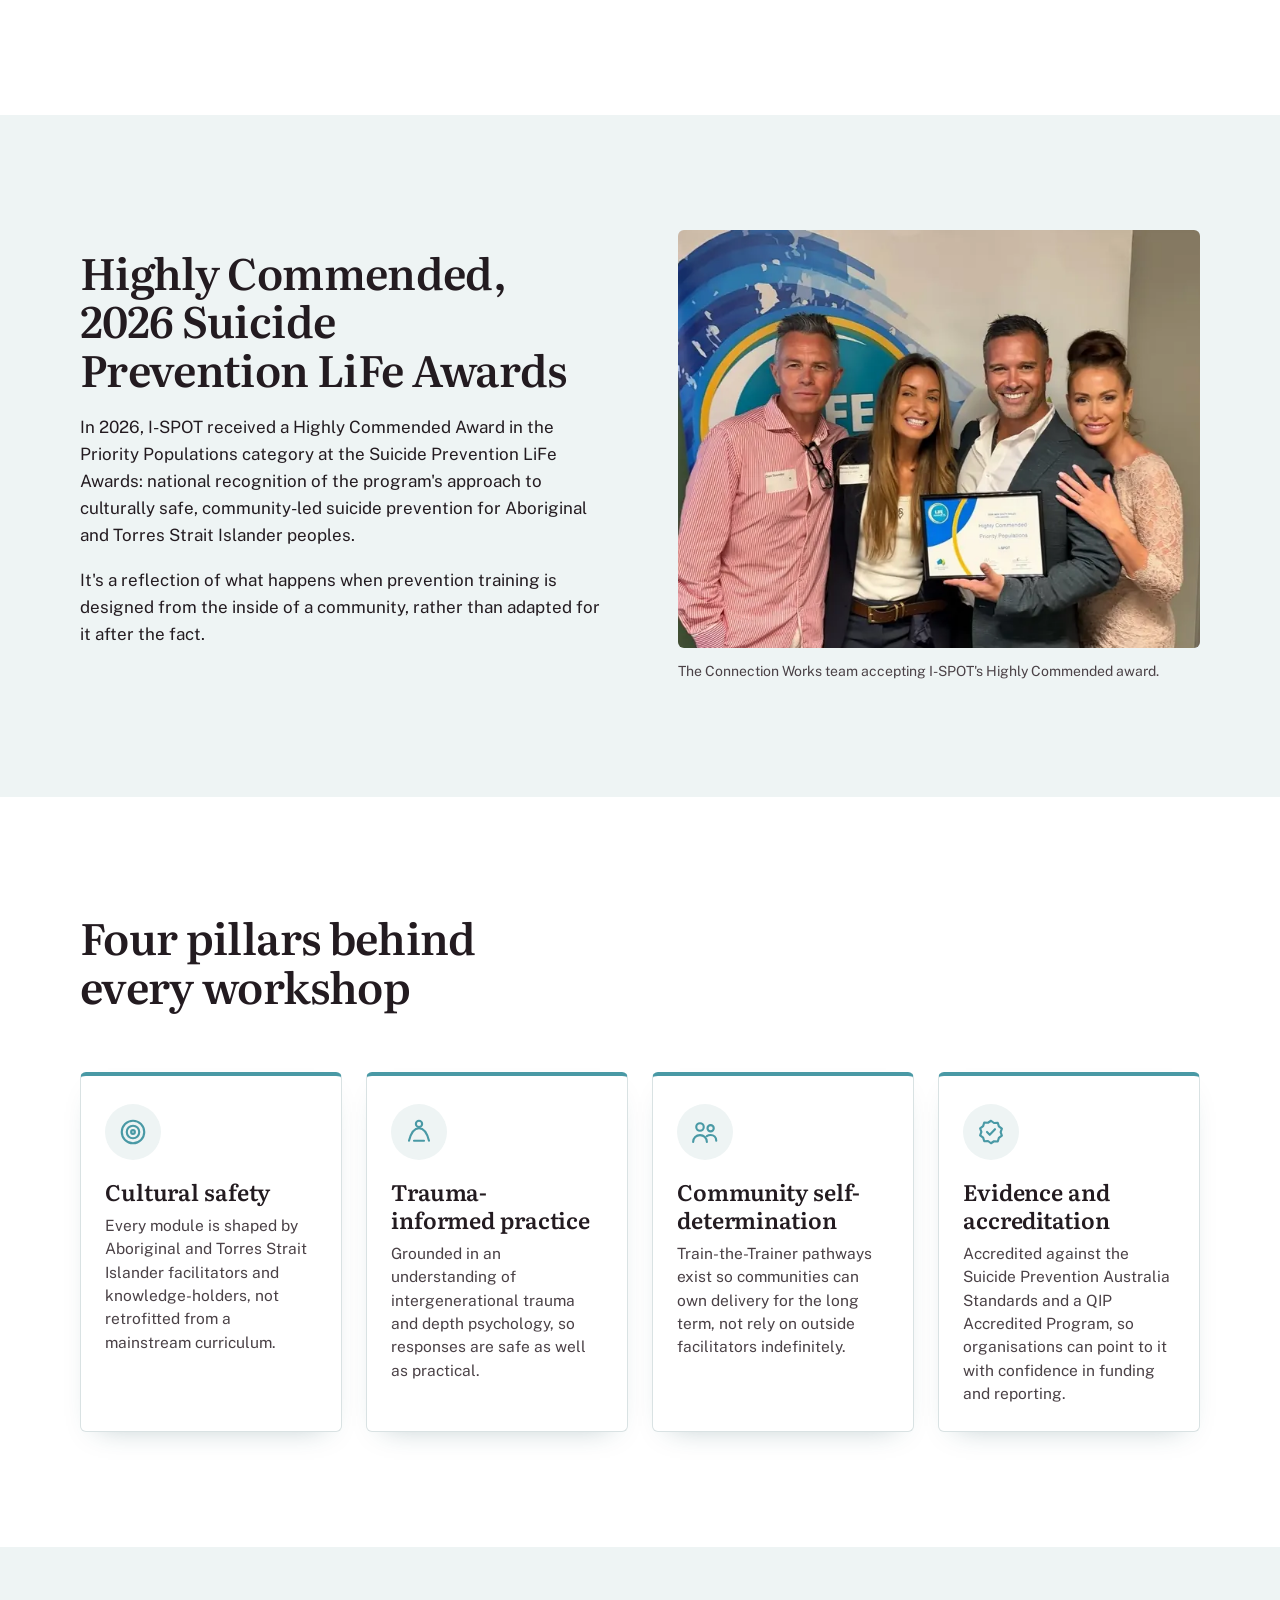
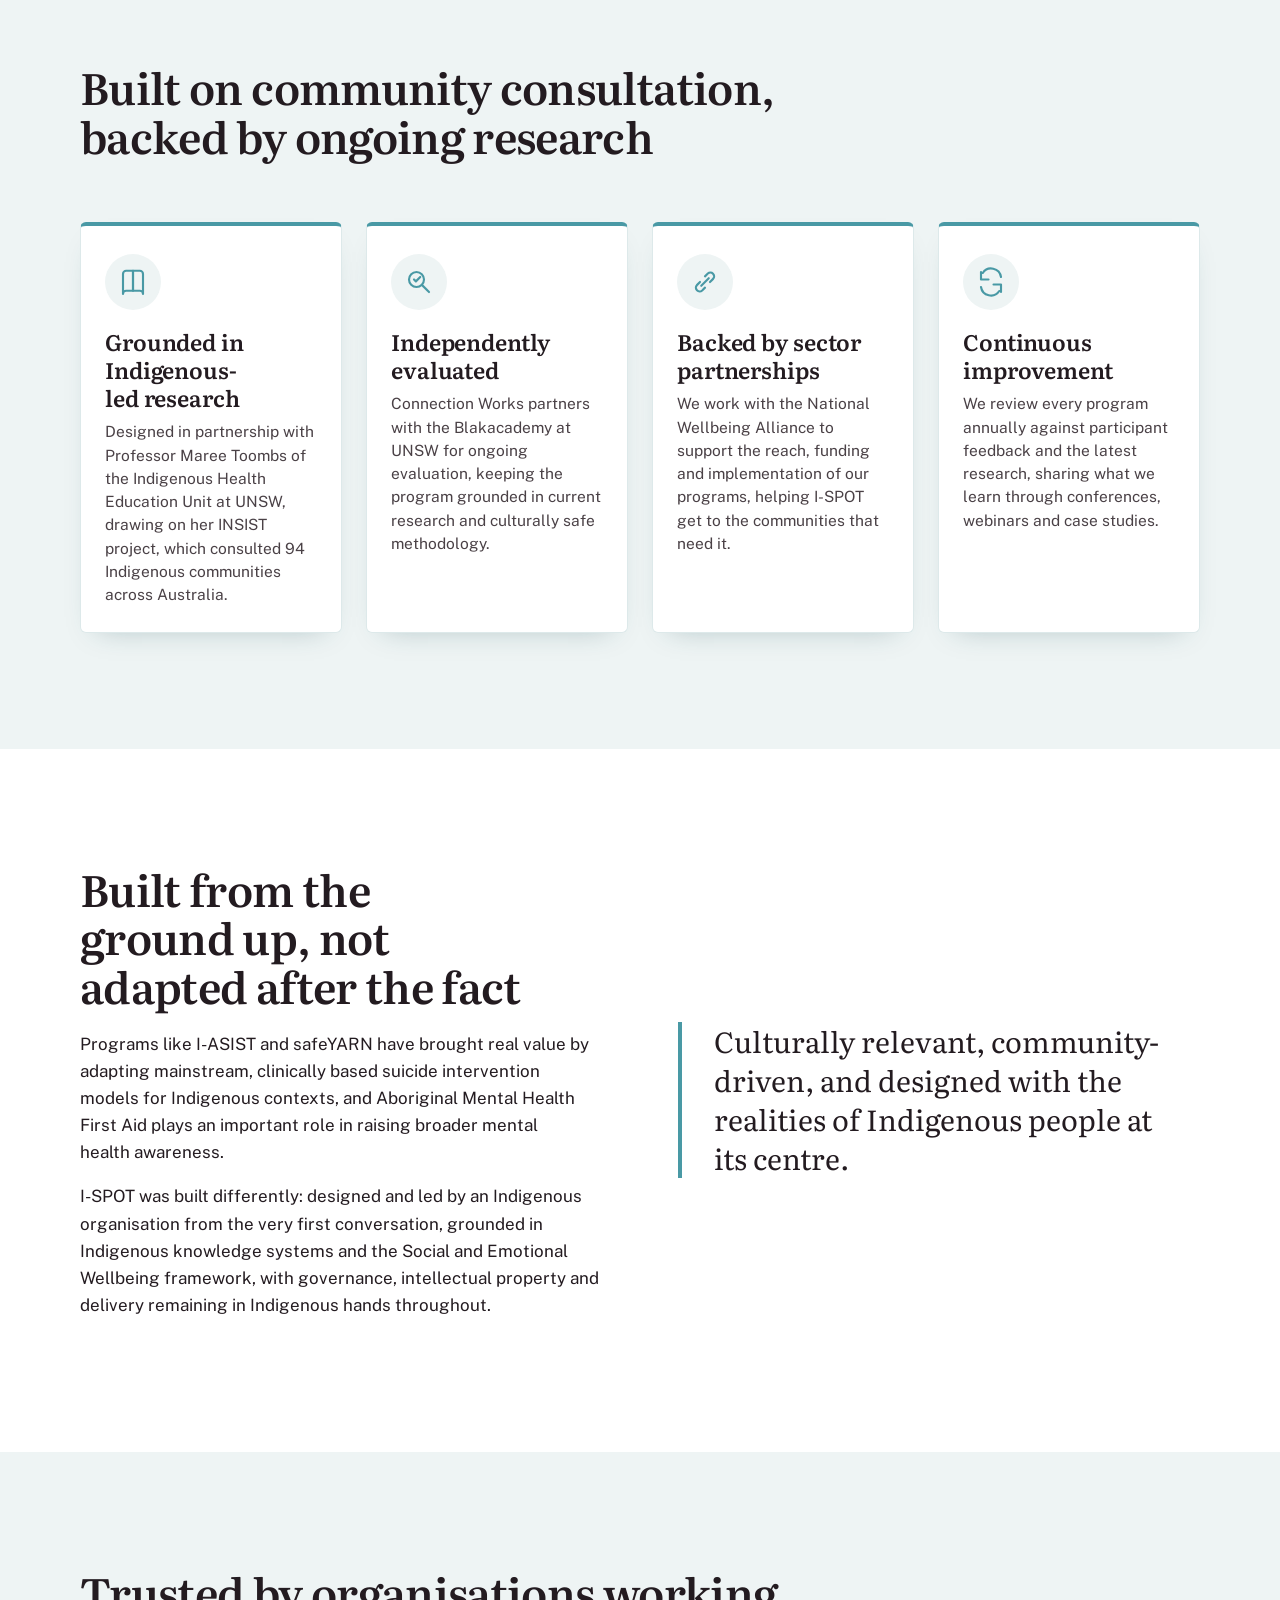
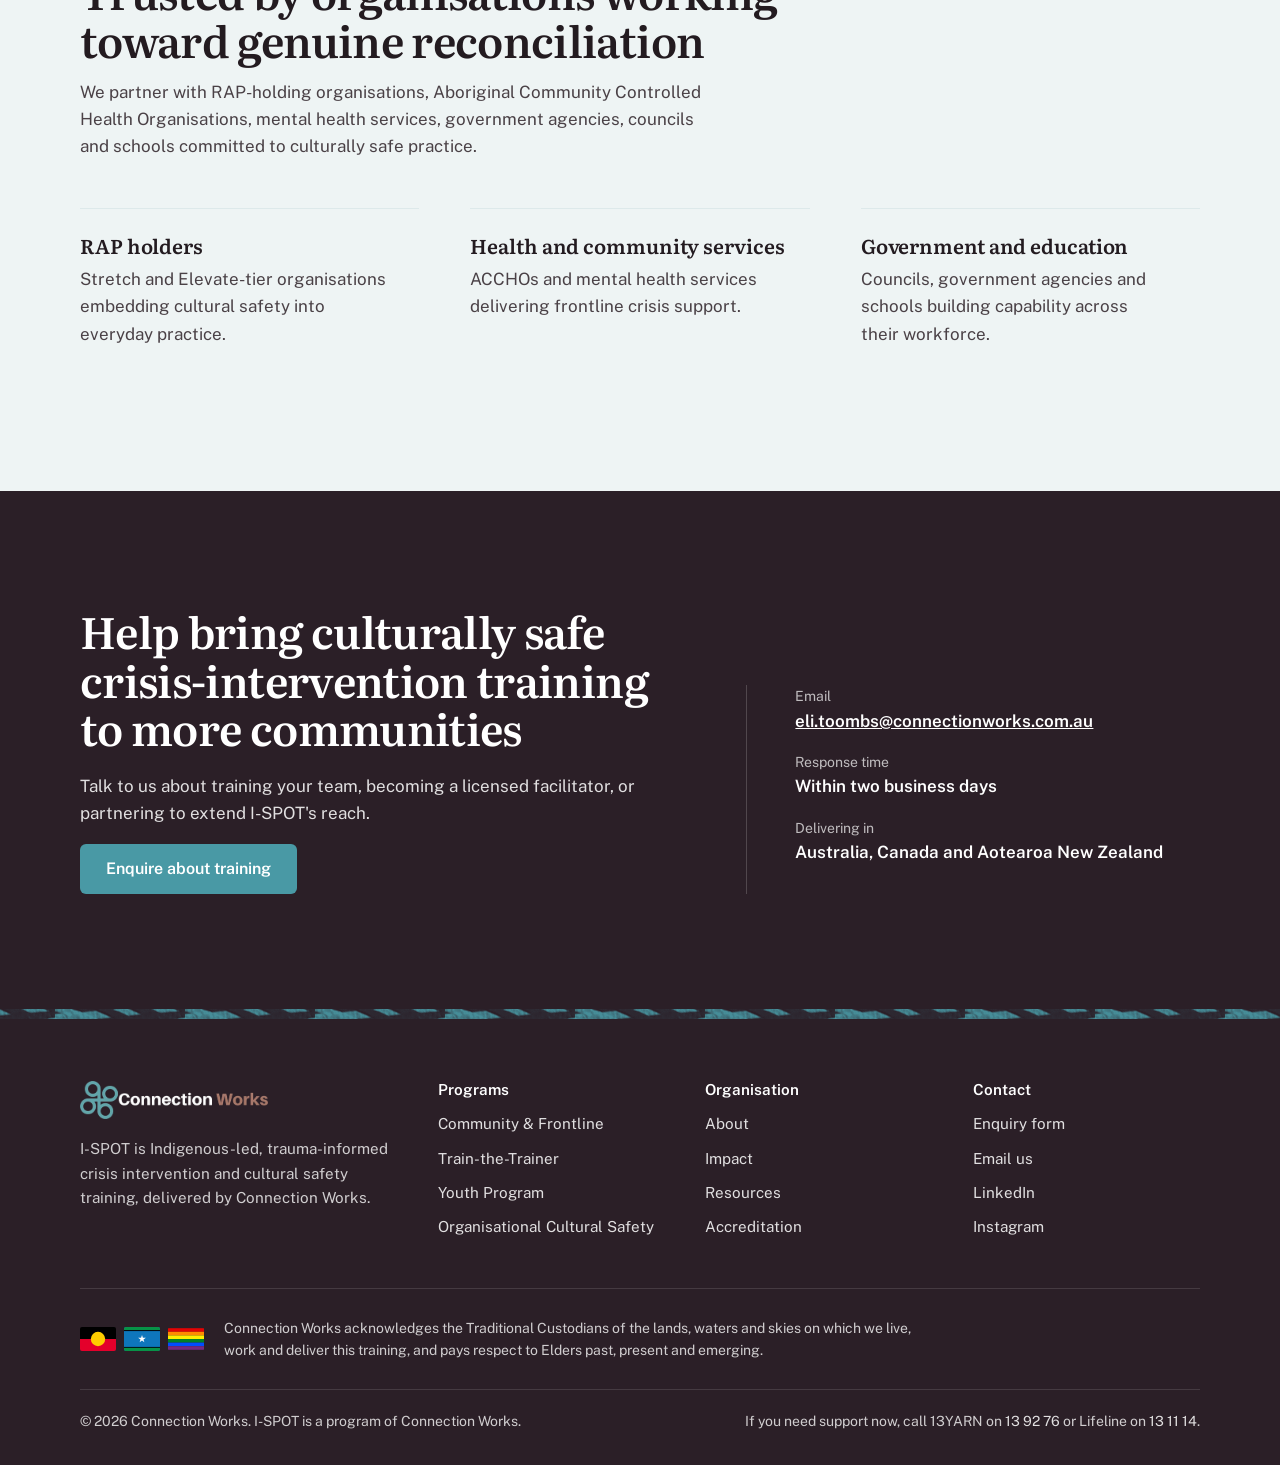
<file: impact.html>
<!doctype html>
<html lang="en-AU">
<head>
<meta charset="UTF-8">
<meta name="viewport" content="width=device-width, initial-scale=1.0">
<title>I-SPOT Impact | Accredited Suicide Prevention Training</title>
<meta name="description" content="See why I-SPOT's accredited suicide prevention training is different: 100% Indigenous-owned, independently evaluated, and recognised at the 2026 Suicide Prevention LiFe Awards.">
<link rel="canonical" href="https://www.i-spot.com.au/impact">
<meta name="theme-color" content="#2b1f27">
<link rel="icon" type="image/png" sizes="32x32" href="img/favicon-32x32.png">
<link rel="icon" type="image/png" sizes="16x16" href="img/favicon-16x16.png">
<link rel="apple-touch-icon" sizes="180x180" href="img/apple-touch-icon.png">
<link rel="manifest" href="site.webmanifest">
<meta name="apple-mobile-web-app-title" content="I-SPOT">
<!-- Open Graph / Twitter -->
<meta property="og:type" content="website">
<meta property="og:site_name" content="I-SPOT">
<meta property="og:locale" content="en_AU">
<meta property="og:url" content="https://www.i-spot.com.au/impact">
<meta property="og:title" content="I-SPOT Impact | Accredited Suicide Prevention Training">
<meta property="og:description" content="See why I-SPOT's accredited suicide prevention training is different: 100% Indigenous-owned, independently evaluated, and recognised at the 2026 Suicide Prevention LiFe Awards.">
<meta property="og:image" content="https://www.i-spot.com.au/og-image.png">
<meta property="og:image:width" content="1200">
<meta property="og:image:height" content="630">
<meta name="twitter:card" content="summary_large_image">
<meta name="twitter:title" content="I-SPOT Impact | Accredited Suicide Prevention Training">
<meta name="twitter:description" content="See why I-SPOT's accredited suicide prevention training is different: 100% Indigenous-owned, independently evaluated, and recognised at the 2026 Suicide Prevention LiFe Awards.">
<meta name="twitter:image" content="https://www.i-spot.com.au/og-image.png">
<!-- Structured data (AEO): organisation, site, page, breadcrumbs -->
<script type="application/ld+json">
{
 "@context": "https://schema.org",
 "@graph": [
  {
   "@type": "Organization",
   "@id": "https://www.i-spot.com.au/#organization",
   "name": "Connection Works",
   "alternateName": "I-SPOT",
   "url": "https://www.i-spot.com.au/",
   "logo": "https://www.i-spot.com.au/connection-works-logo.png",
   "email": "eli.toombs@connectionworks.com.au",
   "description": "Connection Works delivers I-SPOT, a 100% Indigenous-owned, designed and led trauma-informed crisis intervention and cultural safety training program.",
   "founder": {
    "@type": "Person",
    "@id": "https://www.i-spot.com.au/about#eli-toombs",
    "name": "Eli Toombs",
    "jobTitle": "Founder and Director",
    "description": "A proud Kamilaroi man.",
    "sameAs": [
     "https://www.linkedin.com/in/elitoombs",
     "https://www.instagram.com/eli_toombs"
    ]
   },
   "areaServed": [
    {
     "@type": "Country",
     "name": "Australia"
    },
    {
     "@type": "Country",
     "name": "Canada"
    },
    {
     "@type": "Country",
     "name": "New Zealand"
    }
   ],
   "knowsAbout": [
    "Suicide prevention",
    "Crisis intervention",
    "Cultural safety",
    "Trauma-informed practice"
   ],
   "hasCredential": [
    {
     "@type": "EducationalOccupationalCredential",
     "name": "Accredited against the Suicide Prevention Australia Standards"
    },
    {
     "@type": "EducationalOccupationalCredential",
     "name": "QIP (Quality Innovation Performance) Accredited Program",
     "validFrom": "2025-09-24",
     "validThrough": "2028-09-24"
    }
   ],
   "award": "Highly Commended, Priority Populations category, 2026 Suicide Prevention LiFe Awards",
   "contactPoint": {
    "@type": "ContactPoint",
    "contactType": "Training enquiries",
    "email": "eli.toombs@connectionworks.com.au",
    "url": "https://www.i-spot.com.au/contact",
    "availableLanguage": "English"
   }
  },
  {
   "@type": "WebSite",
   "@id": "https://www.i-spot.com.au/#website",
   "url": "https://www.i-spot.com.au/",
   "name": "I-SPOT",
   "publisher": {
    "@id": "https://www.i-spot.com.au/#organization"
   },
   "inLanguage": "en-AU"
  },
  {
   "@type": "WebPage",
   "@id": "https://www.i-spot.com.au/impact#webpage",
   "url": "https://www.i-spot.com.au/impact",
   "name": "Impact — I-SPOT",
   "description": "Why I-SPOT is different: a 100% Indigenous-owned, accredited, culturally safe training program recognised at the 2026 Suicide Prevention LiFe Awards.",
   "isPartOf": {
    "@id": "https://www.i-spot.com.au/#website"
   },
   "about": {
    "@id": "https://www.i-spot.com.au/#organization"
   },
   "primaryImageOfPage": "https://www.i-spot.com.au/award-ceremony.jpg",
   "inLanguage": "en-AU"
  },
  {
   "@type": "BreadcrumbList",
   "itemListElement": [
    {
     "@type": "ListItem",
     "position": 1,
     "name": "Home",
     "item": "https://www.i-spot.com.au/"
    },
    {
     "@type": "ListItem",
     "position": 2,
     "name": "Impact",
     "item": "https://www.i-spot.com.au/impact"
    }
   ]
  }
 ]
}
</script>
<link rel="preconnect" href="https://fonts.googleapis.com">
<link rel="preconnect" href="https://fonts.gstatic.com" crossorigin>
<link rel="stylesheet" href="https://fonts.googleapis.com/css2?family=Literata:opsz,wght@7..72,400;7..72,500;7..72,600&family=Public+Sans:wght@400;500;600;700&display=swap">
<link rel="stylesheet" href="site.css?v=2">
</head>
<body>

<a class="skip-link" href="#main">Skip to content</a>

<!-- ============ Always-visible crisis support ============ -->
<div class="support-bar">
  <div class="wrap">
    <span class="support-bar-label">Need to talk to someone now?</span>
    <a href="tel:139276"><span>13YARN</span>13 92 76</a>
    <a href="tel:131114"><span>Lifeline</span>13 11 14</a>
    <a href="resources#support" class="support-bar-more">More support services</a>
  </div>
</div>

<header class="site-header">
  <div class="wrap nav" role="navigation" aria-label="Main">
    <a href="/" class="brand" aria-label="I-SPOT by Connection Works, home">
      <img src="img/cw-logo-dark.webp" width="475" height="96" alt="Connection Works">
    </a>
    <ul class="nav-links" id="nav-links">
      <li><a href="/">Home</a></li>
      <li><a href="training">Programs</a></li>
      <li><a href="impact" aria-current="page">Impact</a></li>
      <li><a href="about">About</a></li>
      <li><a href="resources">Resources</a></li>
      <li><a href="contact">Contact</a></li>
      <li class="nav-mobile-cta"><a href="contact" class="btn btn-primary">Enquire about training</a></li>
    </ul>
    <div class="nav-cta"><a href="contact" class="btn btn-primary">Enquire about training</a></div>
    <button class="nav-toggle" aria-label="Menu" aria-expanded="false" aria-controls="nav-links"><span></span></button>
  </div>
</header>

<main id="main">

  <!-- ============ Page hero ============ -->
  <section class="page-hero">
    <div class="wrap page-hero-grid">
      <div>
        <h1>Why I-SPOT is different</h1>
        <p class="lede">I-SPOT was built as the first culturally safe, 100% Indigenous-owned, designed, led and accredited program of its kind, and that distinction shapes every part of how we work.</p>
      </div>
      <div class="page-hero-aside">
        <p>Accredited against the Suicide Prevention Australia Standards and by QIP, and Highly Commended at the 2026 Suicide Prevention LiFe Awards.</p>
        <a class="text-link" href="resources#certificate">View the accreditation certificate</a>
      </div>
    </div>
  </section>

  <!-- ============ The need ============ -->
  <section class="section" aria-labelledby="need-title">
    <div class="wrap">
      <div class="section-head"><div>
        <h2 id="need-title">Suicide prevention that matches the scale of the crisis</h2>
        <p>Aboriginal and Torres Strait Islander peoples face disproportionately high suicide rates.</p>
      </div></div>
      <ul class="stats">
        <li><b>30.8</b><span>suicides per 100,000 Aboriginal and Torres Strait Islander people in 2023, compared with 11.1 for non-Indigenous Australians.<sup>1</sup></span></li>
        <li><b>~3×</b><span>the non-Indigenous suicide rate in Victoria between 2018 and 2023, with over half of those deaths in people under 35.<sup>2</sup></span></li>
        <li><b>5.3%</b><span>of all Indigenous deaths nationally are suicides, compared with 1.8% for non-Indigenous Australians.<sup>3</sup></span></li>
      </ul>
      <div class="prose-cols">
        <div>
          <p>In 2023, the age-standardised suicide rate for Aboriginal and Torres Strait Islander peoples was 30.8 per 100,000, more than double the rate for non-Indigenous Australians (11.1 per 100,000), and suicide remains the leading cause of death among Indigenous children.<sup>1</sup></p>
          <p>Between 2018 and 2023, Victorian data reflects a similar pattern: Indigenous suicide rates (around 28.4 per 100,000) were nearly three times those of non-Indigenous populations.<sup>2</sup></p>
        </div>
        <div class="callout">
          <h3>National context</h3>
          <p>The National Aboriginal and Torres Strait Islander Suicide Prevention Strategy (2025–2035) identifies Indigenous-led, culturally safe approaches as central to reversing this trend.<sup>3</sup> That is the exact gap I-SPOT was built to fill.</p>
        </div>
      </div>
      <ol class="footnotes" aria-label="Sources">
        <li>Life In Mind (2024), Australian Bureau of Statistics, Causes of Death 2023; The University of Western Australia (2024), Alarming rise in Aboriginal and Torres Strait Islander suicide rates.</li>
        <li>Coroners Court of Victoria (2024), Suicide rates of First Nations people in Victoria still almost three times higher than the state's non-Indigenous population.</li>
        <li>Gayaa Dhuwi (Proud Spirit) Australia and the Department of Health and Aged Care (2025), National Aboriginal and Torres Strait Islander Suicide Prevention Strategy 2025–2035.</li>
      </ol>
    </div>
  </section>

  <!-- ============ Recognition ============ -->
  <section class="section section--mist" aria-labelledby="award-title">
    <div class="wrap split">
      <div>
        <h2 id="award-title">Highly Commended, 2026 Suicide Prevention LiFe Awards</h2>
        <p>In 2026, I-SPOT received a Highly Commended Award in the Priority Populations category at the Suicide Prevention LiFe Awards: national recognition of the program's approach to culturally safe, community-led suicide prevention for Aboriginal and Torres Strait Islander peoples.</p>
        <p>It's a reflection of what happens when prevention training is designed from the inside of a community, rather than adapted for it after the fact.</p>
      </div>
      <figure class="split-media" style="margin:0">
        <img loading="lazy" decoding="async" src="img/award-ceremony-1365.webp" srcset="img/award-ceremony-480.webp 480w, img/award-ceremony-960.webp 960w, img/award-ceremony-1365.webp 1365w" sizes="(min-width: 860px) 50vw, 100vw" width="1365" height="768" alt="The Connection Works team accepting the Highly Commended award for I-SPOT at the 2026 Suicide Prevention LiFe Awards">
        <figcaption>The Connection Works team accepting I-SPOT's Highly Commended award.</figcaption>
      </figure>
    </div>
  </section>

  <!-- ============ Four pillars ============ -->
  <section class="section" aria-labelledby="pillars-title">
    <div class="wrap">
      <div class="section-head"><div><h2 id="pillars-title">Four pillars behind every workshop</h2></div></div>
      <ul class="cred-list">
        <li><span class="cred-icon"><svg viewBox="0 0 24 24" fill="none" stroke="currentColor" stroke-width="1.7" stroke-linecap="round" stroke-linejoin="round" aria-hidden="true"><circle cx="12" cy="12" r="9"/><circle cx="12" cy="12" r="5"/><circle cx="12" cy="12" r="1.5"/></svg></span><h3>Cultural safety</h3><p>Every module is shaped by Aboriginal and Torres Strait Islander facilitators and knowledge-holders, not retrofitted from a mainstream curriculum.</p></li>
        <li><span class="cred-icon"><svg viewBox="0 0 24 24" fill="none" stroke="currentColor" stroke-width="1.7" stroke-linecap="round" stroke-linejoin="round" aria-hidden="true"><path d="M4 19c1.5-6 4.5-10 8-10s6.5 4 8 10"/><circle cx="12" cy="5.5" r="2.5"/><path d="M8 19h8"/></svg></span><h3>Trauma-informed practice</h3><p>Grounded in an understanding of intergenerational trauma and depth psychology, so responses are safe as well as practical.</p></li>
        <li><span class="cred-icon"><svg viewBox="0 0 24 24" fill="none" stroke="currentColor" stroke-width="1.7" stroke-linecap="round" stroke-linejoin="round" aria-hidden="true"><circle cx="8" cy="8" r="3"/><circle cx="16.5" cy="9" r="2.5"/><path d="M2.5 20c0-3.3 2.5-5.5 5.5-5.5s5.5 2.2 5.5 5.5M13.5 15.3c.8-.6 1.8-.9 3-.9 2.5 0 4.5 1.7 4.5 4.6"/></svg></span><h3>Community self-determination</h3><p>Train-the-Trainer pathways exist so communities can own delivery for the long term, not rely on outside facilitators indefinitely.</p></li>
        <li><span class="cred-icon"><svg viewBox="0 0 24 24" fill="none" stroke="currentColor" stroke-width="1.7" stroke-linecap="round" stroke-linejoin="round" aria-hidden="true"><path d="M12 3l2.4 1.8 3-.2.9 2.9 2.4 1.8-1 2.8 1 2.8-2.4 1.8-.9 2.9-3-.2L12 21l-2.4-1.8-3 .2-.9-2.9-2.4-1.8 1-2.8-1-2.8 2.4-1.8.9-2.9 3 .2Z"/><path d="M8.8 12l2.2 2.2 4.2-4.4"/></svg></span><h3>Evidence and accreditation</h3><p>Accredited against the Suicide Prevention Australia Standards and a QIP Accredited Program, so organisations can point to it with confidence in funding and reporting.</p></li>
      </ul>
    </div>
  </section>

  <!-- ============ Research ============ -->
  <section class="section section--mist" aria-labelledby="research-title">
    <div class="wrap">
      <div class="section-head"><div>
        <h2 id="research-title">Built on community consultation, backed by ongoing research</h2>
      </div></div>
      <ul class="cred-list on-mist">
        <li><span class="cred-icon"><svg viewBox="0 0 24 24" fill="none" stroke="currentColor" stroke-width="1.7" stroke-linecap="round" stroke-linejoin="round" aria-hidden="true"><path d="M4 5.5A2.5 2.5 0 0 1 6.5 3H12v16H6.5A2.5 2.5 0 0 0 4 21.5V5.5Z"/><path d="M20 5.5A2.5 2.5 0 0 0 17.5 3H12v16h5.5a2.5 2.5 0 0 1 2.5 2.5V5.5Z"/></svg></span><h3>Grounded in Indigenous-led research</h3><p>Designed in partnership with Professor Maree Toombs of the Indigenous Health Education Unit at UNSW, drawing on her INSIST project, which consulted 94 Indigenous communities across Australia.</p></li>
        <li><span class="cred-icon"><svg viewBox="0 0 24 24" fill="none" stroke="currentColor" stroke-width="1.7" stroke-linecap="round" stroke-linejoin="round" aria-hidden="true"><circle cx="10" cy="10" r="6"/><path d="M8 10l1.5 1.5L13 8"/><path d="M14.5 14.5 20 20"/></svg></span><h3>Independently evaluated</h3><p>Connection Works partners with the Blakacademy at UNSW for ongoing evaluation, keeping the program grounded in current research and culturally safe methodology.</p></li>
        <li><span class="cred-icon"><svg viewBox="0 0 24 24" fill="none" stroke="currentColor" stroke-width="1.7" stroke-linecap="round" stroke-linejoin="round" aria-hidden="true"><path d="M9 15l6-6"/><path d="M8 12 5.5 14.5a3 3 0 0 0 4.24 4.24L12 16.5"/><path d="M16 12l2.5-2.5a3 3 0 0 0-4.24-4.24L12 7.5"/></svg></span><h3>Backed by sector partnerships</h3><p>We work with the National Wellbeing Alliance to support the reach, funding and implementation of our programs, helping I-SPOT get to the communities that need it.</p></li>
        <li><span class="cred-icon"><svg viewBox="0 0 24 24" fill="none" stroke="currentColor" stroke-width="1.7" stroke-linecap="round" stroke-linejoin="round" aria-hidden="true"><path d="M4 4v6h6"/><path d="M20 20v-6h-6"/><path d="M20 8a8 8 0 0 0-14.6-3.2"/><path d="M4 16a8 8 0 0 0 14.6 3.2"/></svg></span><h3>Continuous improvement</h3><p>We review every program annually against participant feedback and the latest research, sharing what we learn through conferences, webinars and case studies.</p></li>
      </ul>
    </div>
  </section>

  <!-- ============ How we're different ============ -->
  <section class="section" aria-labelledby="diff-title">
    <div class="wrap split">
      <div>
        <h2 id="diff-title">Built from the ground up, not adapted after the fact</h2>
        <p>Programs like I-ASIST and safeYARN have brought real value by adapting mainstream, clinically based suicide intervention models for Indigenous contexts, and Aboriginal Mental Health First Aid plays an important role in raising broader mental health awareness.</p>
        <p>I-SPOT was built differently: designed and led by an Indigenous organisation from the very first conversation, grounded in Indigenous knowledge systems and the Social and Emotional Wellbeing framework, with governance, intellectual property and delivery remaining in Indigenous hands throughout.</p>
      </div>
      <blockquote class="pull-quote">
        <p>Culturally relevant, community-driven, and designed with the realities of Indigenous people at its centre.</p>
      </blockquote>
    </div>
  </section>

  <!-- ============ Who we work with ============ -->
  <section class="section section--mist" aria-labelledby="partners-title">
    <div class="wrap">
      <div class="section-head"><div>
        <h2 id="partners-title">Trusted by organisations working toward genuine reconciliation</h2>
        <p>We partner with RAP-holding organisations, Aboriginal Community Controlled Health Organisations, mental health services, government agencies, councils and schools committed to culturally safe practice.</p>
      </div></div>
      <ul class="text-grid">
        <li><h3>RAP holders</h3><p>Stretch and Elevate-tier organisations embedding cultural safety into everyday practice.</p></li>
        <li><h3>Health and community services</h3><p>ACCHOs and mental health services delivering frontline crisis support.</p></li>
        <li><h3>Government and education</h3><p>Councils, government agencies and schools building capability across their workforce.</p></li>
      </ul>
    </div>
  </section>

  <!-- ============ Closing CTA ============ -->
  <section class="section cta on-dark" aria-labelledby="cta-title">
    <div class="wrap cta-grid">
      <div>
        <h2 id="cta-title">Help bring culturally safe crisis-intervention training to more communities</h2>
        <p>Talk to us about training your team, becoming a licensed facilitator, or partnering to extend I-SPOT's reach.</p>
        <div class="btn-row"><a href="contact" class="btn btn-primary">Enquire about training</a></div>
      </div>
      <div class="cta-contact">
        <dl>
          <div><dt>Email</dt><dd><a href="mailto:eli.toombs@connectionworks.com.au">eli.toombs@connectionworks.com.au</a></dd></div>
          <div><dt>Response time</dt><dd>Within two business days</dd></div>
          <div><dt>Delivering in</dt><dd>Australia, Canada and Aotearoa New Zealand</dd></div>
        </dl>
      </div>
    </div>
  </section>

</main>

<footer class="site-footer">
  <div class="wrap">
    <div class="footer-grid">
      <div>
        <img class="footer-logo" src="img/cw-logo-light.webp" width="449" height="96" alt="Connection Works" loading="lazy">
        <p>I-SPOT is Indigenous-led, trauma-informed crisis intervention and cultural safety training, delivered by Connection Works.</p>
      </div>
      <nav aria-labelledby="f-programs">
        <h2 id="f-programs">Programs</h2>
        <ul>
          <li><a href="training#community">Community &amp; Frontline</a></li>
          <li><a href="training#trainer">Train-the-Trainer</a></li>
          <li><a href="training#youth">Youth Program</a></li>
          <li><a href="training#organisation">Organisational Cultural Safety</a></li>
        </ul>
      </nav>
      <nav aria-labelledby="f-site">
        <h2 id="f-site">Organisation</h2>
        <ul>
          <li><a href="about">About</a></li>
          <li><a href="impact">Impact</a></li>
          <li><a href="resources">Resources</a></li>
          <li><a href="resources#certificate">Accreditation</a></li>
        </ul>
      </nav>
      <div>
        <h2>Contact</h2>
        <ul>
          <li><a href="contact">Enquiry form</a></li>
          <li><a href="mailto:eli.toombs@connectionworks.com.au">Email us</a></li>
          <li><a href="https://www.linkedin.com/in/elitoombs" rel="noopener">LinkedIn</a></li>
          <li><a href="https://www.instagram.com/eli_toombs" rel="noopener">Instagram</a></li>
        </ul>
      </div>
    </div>
    <div class="footer-ack">
      <div class="flags" aria-label="Aboriginal, Torres Strait Islander and Pride flags" role="img"><svg  viewBox="0 0 300 200" aria-hidden="true">
        <rect width="300" height="100" fill="#000000"/>
        <rect y="100" width="300" height="100" fill="#e4002b"/>
        <circle cx="150" cy="100" r="60" fill="#ffcd00"/>
      </svg>
      <svg  viewBox="0 0 300 200" aria-hidden="true">
        <rect width="300" height="200" fill="#0e76bc"/>
        <rect width="300" height="26" fill="#079247"/>
        <rect y="26" width="300" height="8" fill="#000000"/>
        <rect y="166" width="300" height="8" fill="#000000"/>
        <rect y="174" width="300" height="26" fill="#079247"/>
        <polygon points="150.0,66.0 157.6,89.5 182.3,89.5 162.4,104.0 170.0,127.5 150.0,113.0 130.0,127.5 137.6,104.0 117.7,89.5 142.4,89.5" fill="#ffffff"/>
      </svg>
      <svg  viewBox="0 0 300 180" aria-hidden="true">
        <rect y="0" width="300" height="30" fill="#e40303"/>
        <rect y="30" width="300" height="30" fill="#ff8c00"/>
        <rect y="60" width="300" height="30" fill="#ffed00"/>
        <rect y="90" width="300" height="30" fill="#008026"/>
        <rect y="120" width="300" height="30" fill="#004dff"/>
        <rect y="150" width="300" height="30" fill="#732982"/>
      </svg></div>
      <p>Connection Works acknowledges the Traditional Custodians of the lands, waters and skies on which we live, work and deliver this training, and pays respect to Elders past, present and emerging.</p>
    </div>
    <div class="footer-base">
      <span>© 2026 Connection Works. I-SPOT is a program of Connection Works.</span>
      <span>If you need support now, call 13YARN on <a href="tel:139276">13 92 76</a> or Lifeline on <a href="tel:131114">13 11 14</a>.</span>
    </div>
  </div>
</footer>

<script src="script.js" defer></script>
</body>
</html>
</file>
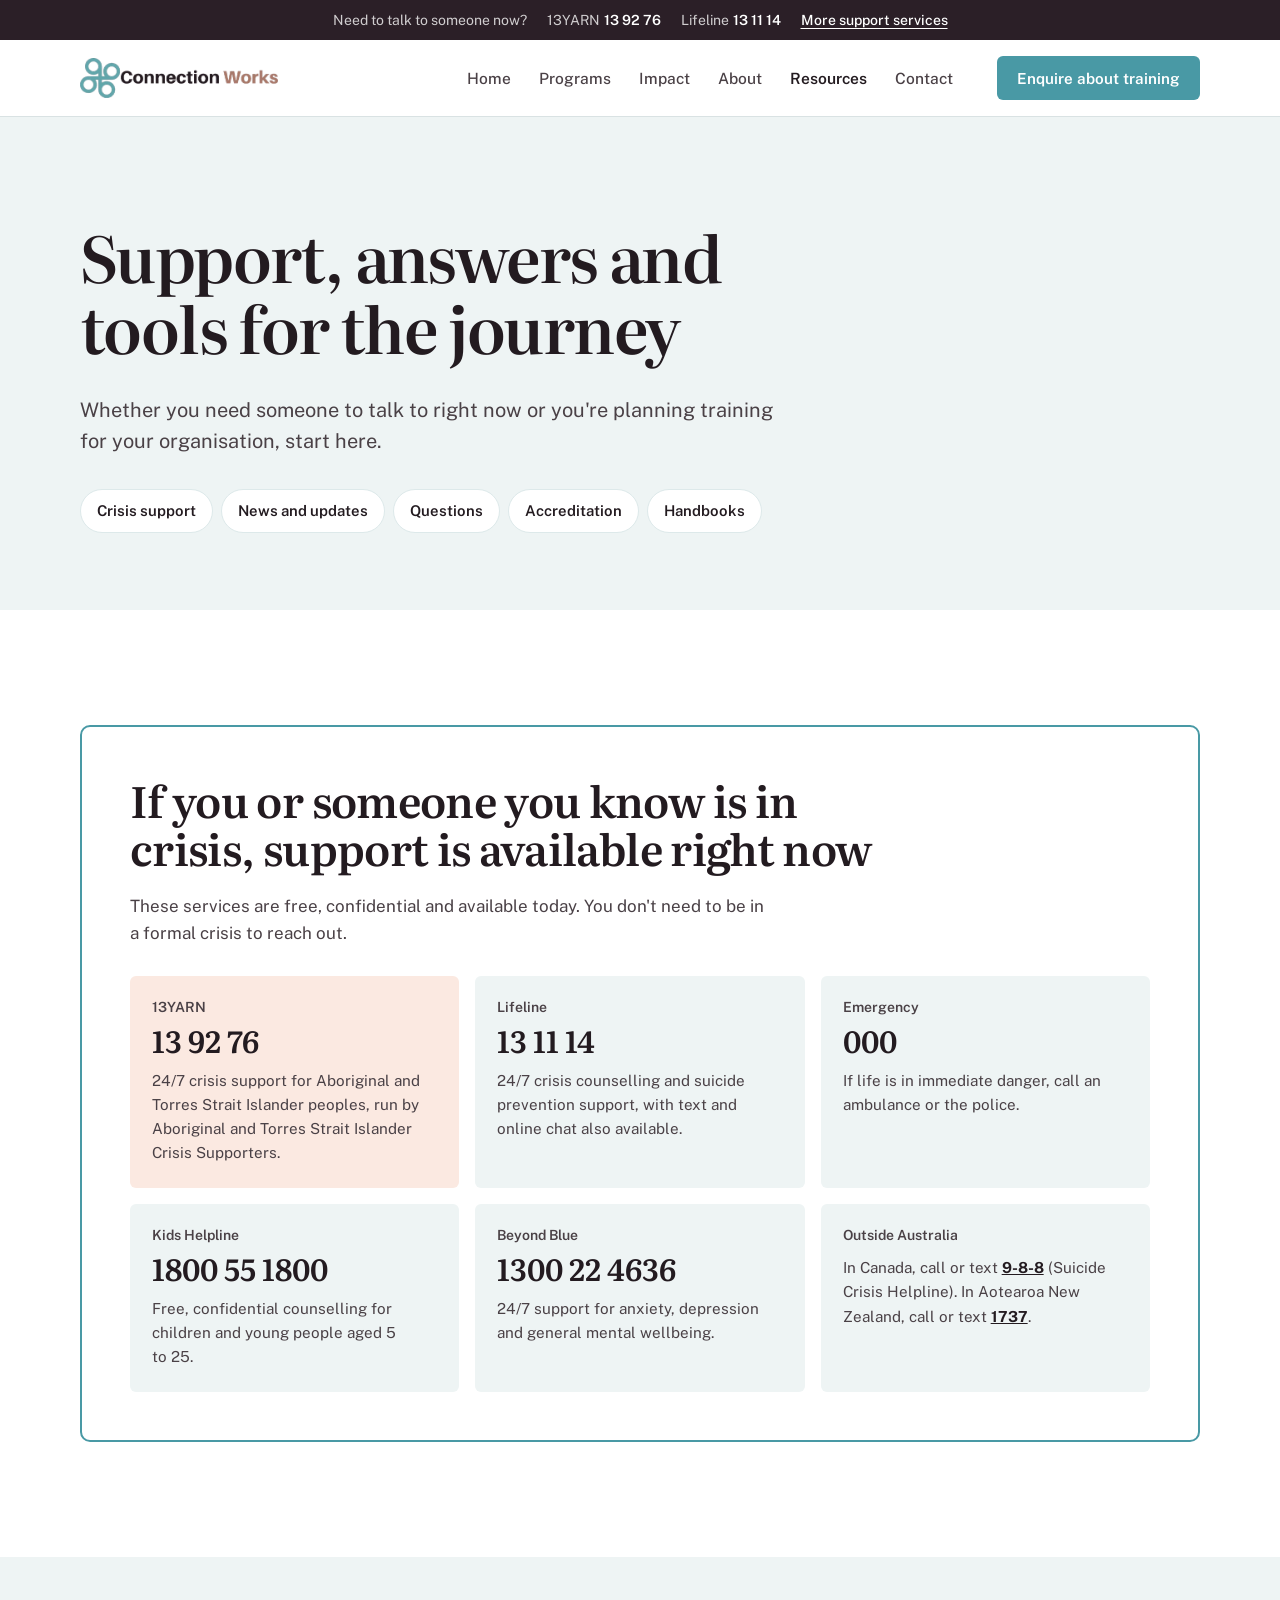
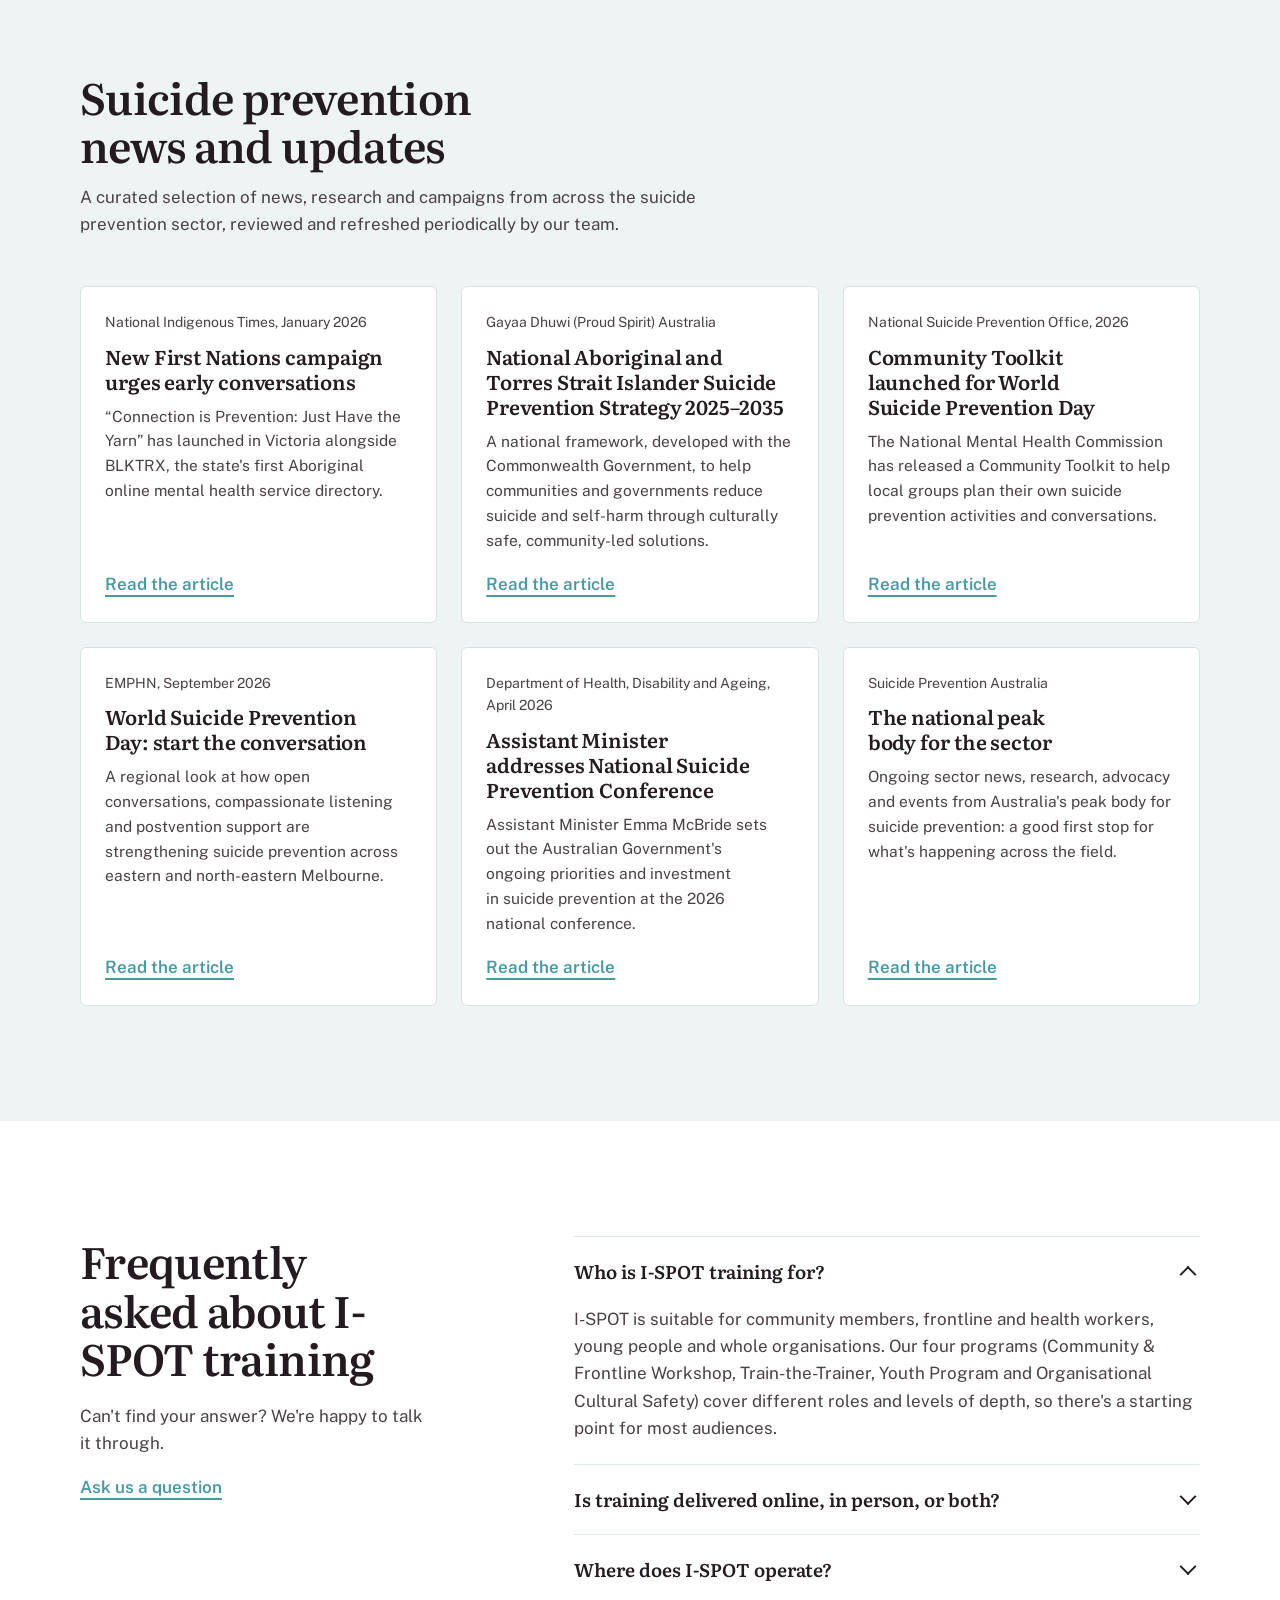
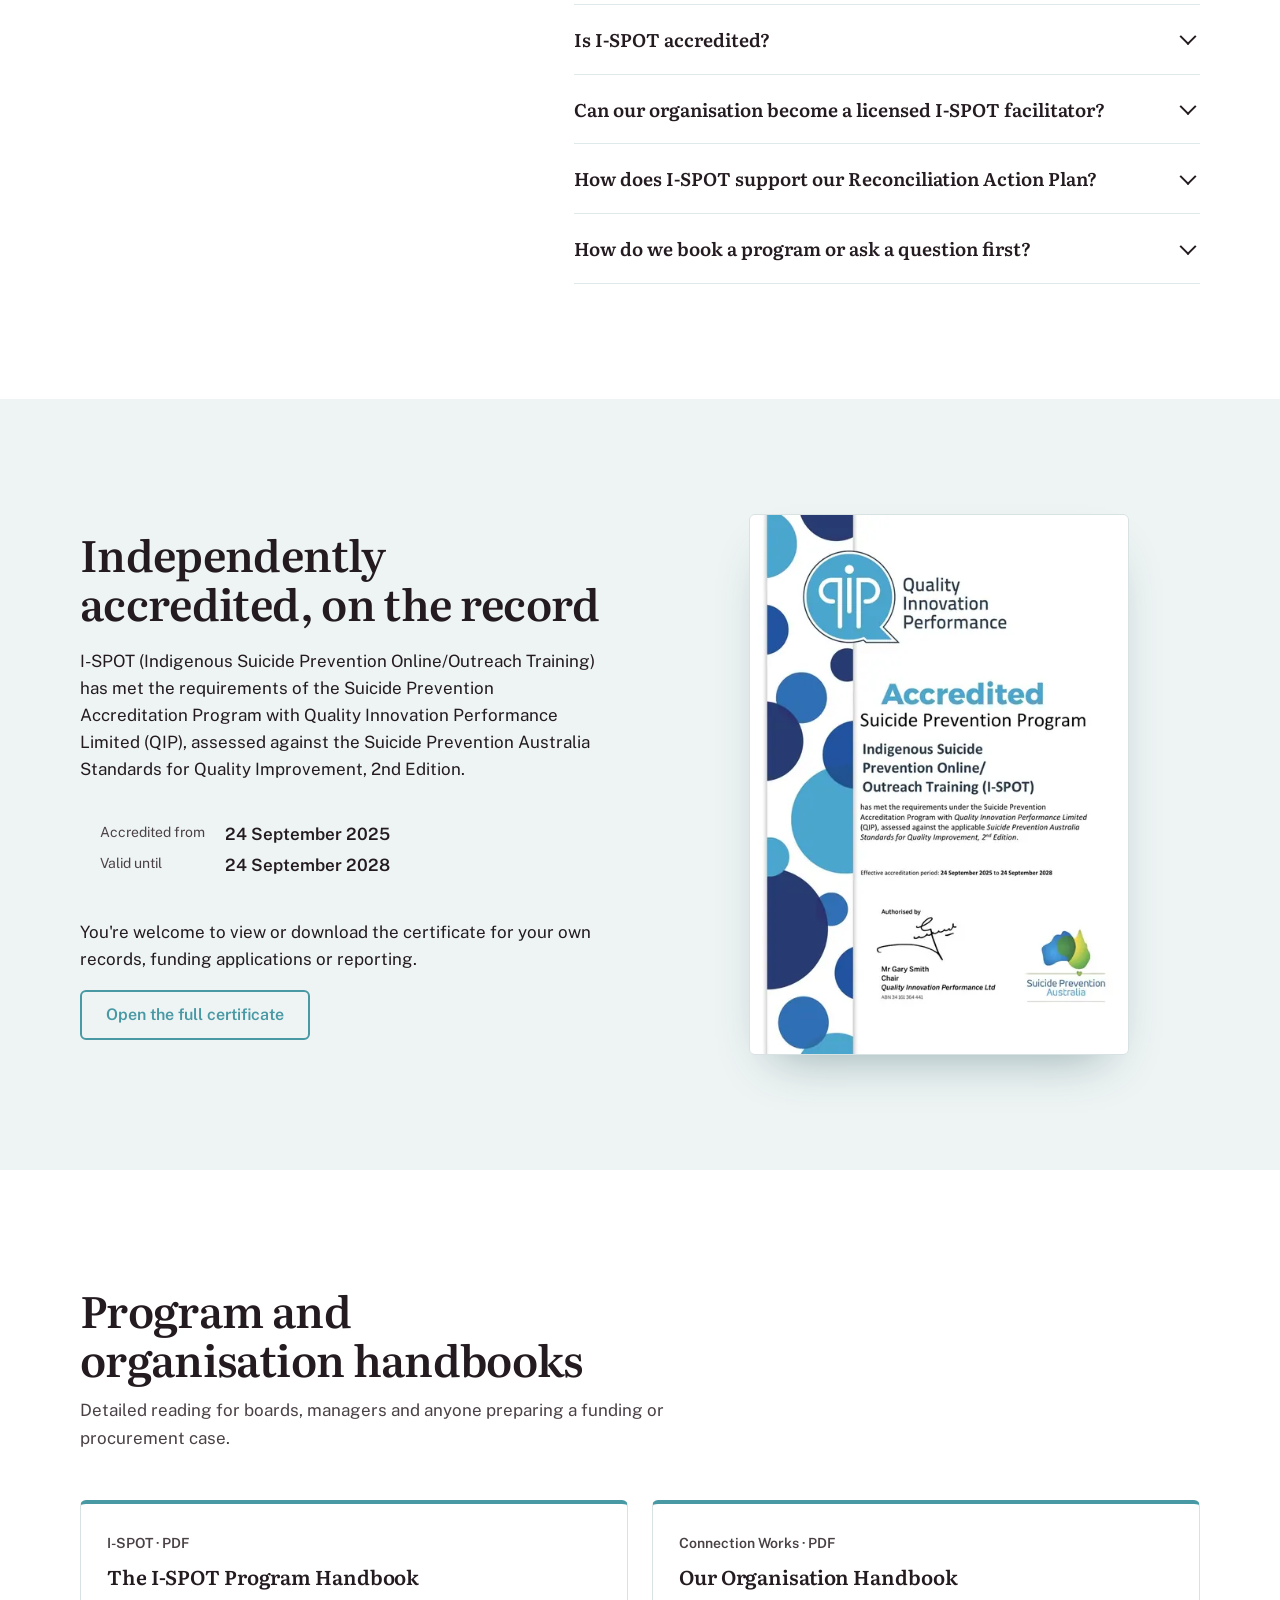
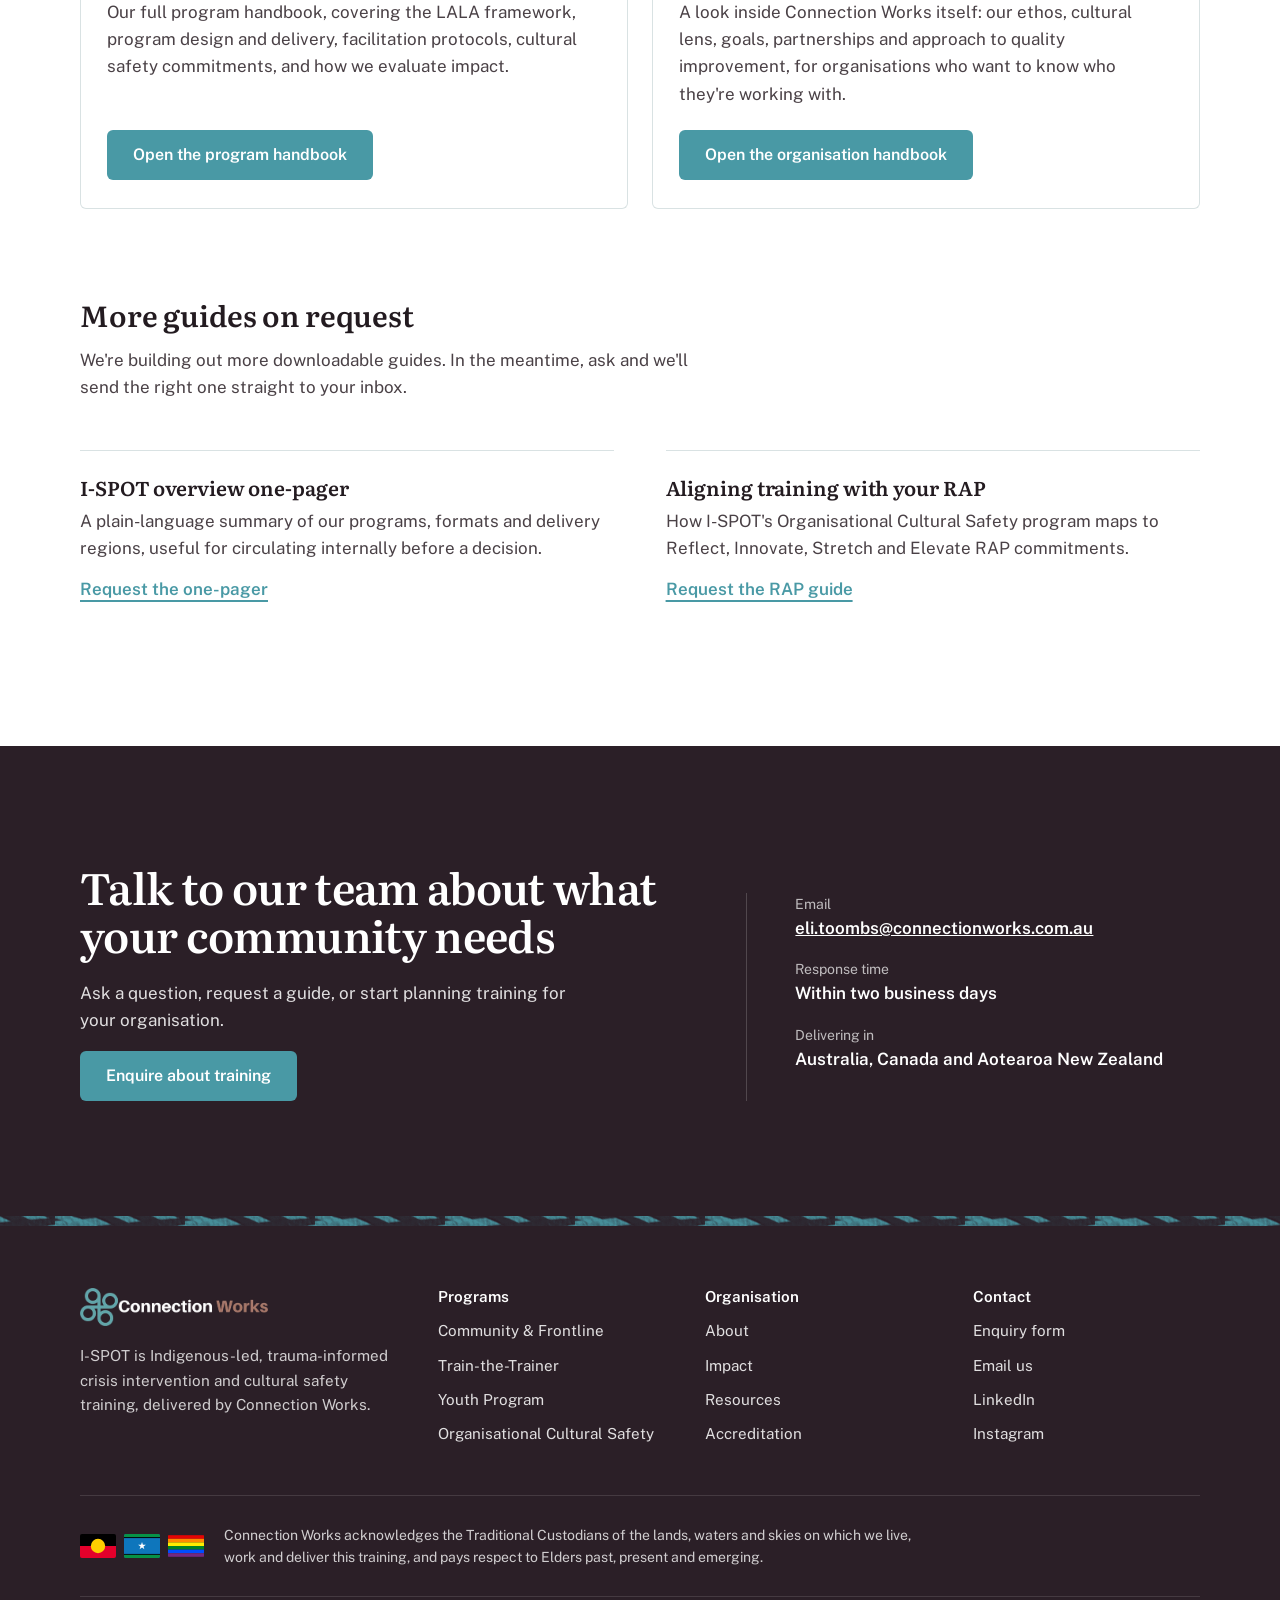
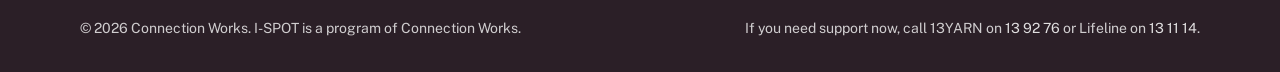
<file: resources.html>
<!doctype html>
<html lang="en-AU">
<head>
<meta charset="UTF-8">
<meta name="viewport" content="width=device-width, initial-scale=1.0">
<title>Suicide Prevention Hotlines & Training FAQs | I-SPOT</title>
<meta name="description" content="Suicide prevention hotlines including 13YARN and Lifeline, plus answers to common questions about I-SPOT's suicide prevention training and cultural safety programs.">
<link rel="canonical" href="https://www.i-spot.com.au/resources">
<meta name="theme-color" content="#2b1f27">
<link rel="icon" type="image/png" sizes="32x32" href="img/favicon-32x32.png">
<link rel="icon" type="image/png" sizes="16x16" href="img/favicon-16x16.png">
<link rel="apple-touch-icon" sizes="180x180" href="img/apple-touch-icon.png">
<link rel="manifest" href="site.webmanifest">
<meta name="apple-mobile-web-app-title" content="I-SPOT">
<!-- Open Graph / Twitter -->
<meta property="og:type" content="website">
<meta property="og:site_name" content="I-SPOT">
<meta property="og:locale" content="en_AU">
<meta property="og:url" content="https://www.i-spot.com.au/resources">
<meta property="og:title" content="Suicide Prevention Hotlines & Training FAQs | I-SPOT">
<meta property="og:description" content="Suicide prevention hotlines including 13YARN and Lifeline, plus answers to common questions about I-SPOT's suicide prevention training and cultural safety programs.">
<meta property="og:image" content="https://www.i-spot.com.au/og-image.png">
<meta property="og:image:width" content="1200">
<meta property="og:image:height" content="630">
<meta name="twitter:card" content="summary_large_image">
<meta name="twitter:title" content="Suicide Prevention Hotlines & Training FAQs | I-SPOT">
<meta name="twitter:description" content="Suicide prevention hotlines including 13YARN and Lifeline, plus answers to common questions about I-SPOT's suicide prevention training and cultural safety programs.">
<meta name="twitter:image" content="https://www.i-spot.com.au/og-image.png">
<!-- Structured data (AEO): organisation, site, page, breadcrumbs, FAQ -->
<script type="application/ld+json">
{
 "@context": "https://schema.org",
 "@graph": [
  {
   "@type": "Organization",
   "@id": "https://www.i-spot.com.au/#organization",
   "name": "Connection Works",
   "alternateName": "I-SPOT",
   "url": "https://www.i-spot.com.au/",
   "logo": "https://www.i-spot.com.au/connection-works-logo.png",
   "email": "eli.toombs@connectionworks.com.au",
   "description": "Connection Works delivers I-SPOT, a 100% Indigenous-owned, designed and led trauma-informed crisis intervention and cultural safety training program.",
   "founder": {
    "@type": "Person",
    "@id": "https://www.i-spot.com.au/about#eli-toombs",
    "name": "Eli Toombs",
    "jobTitle": "Founder and Director",
    "description": "A proud Kamilaroi man.",
    "sameAs": [
     "https://www.linkedin.com/in/elitoombs",
     "https://www.instagram.com/eli_toombs"
    ]
   },
   "areaServed": [
    {
     "@type": "Country",
     "name": "Australia"
    },
    {
     "@type": "Country",
     "name": "Canada"
    },
    {
     "@type": "Country",
     "name": "New Zealand"
    }
   ],
   "knowsAbout": [
    "Suicide prevention",
    "Crisis intervention",
    "Cultural safety",
    "Trauma-informed practice"
   ],
   "hasCredential": [
    {
     "@type": "EducationalOccupationalCredential",
     "name": "Accredited against the Suicide Prevention Australia Standards"
    },
    {
     "@type": "EducationalOccupationalCredential",
     "name": "QIP (Quality Innovation Performance) Accredited Program",
     "validFrom": "2025-09-24",
     "validThrough": "2028-09-24"
    }
   ],
   "award": "Highly Commended, Priority Populations category, 2026 Suicide Prevention LiFe Awards",
   "contactPoint": {
    "@type": "ContactPoint",
    "contactType": "Training enquiries",
    "email": "eli.toombs@connectionworks.com.au",
    "url": "https://www.i-spot.com.au/contact",
    "availableLanguage": "English"
   }
  },
  {
   "@type": "WebSite",
   "@id": "https://www.i-spot.com.au/#website",
   "url": "https://www.i-spot.com.au/",
   "name": "I-SPOT",
   "publisher": {
    "@id": "https://www.i-spot.com.au/#organization"
   },
   "inLanguage": "en-AU"
  },
  {
   "@type": "WebPage",
   "@id": "https://www.i-spot.com.au/resources#webpage",
   "url": "https://www.i-spot.com.au/resources",
   "name": "Resources — I-SPOT",
   "description": "Crisis support helplines, answers to common questions about I-SPOT training, and guides for organisations building cultural safety and suicide prevention capability.",
   "isPartOf": {
    "@id": "https://www.i-spot.com.au/#website"
   },
   "about": {
    "@id": "https://www.i-spot.com.au/#organization"
   },
   "primaryImageOfPage": "https://www.i-spot.com.au/nt-graduates-certificates.jpg",
   "inLanguage": "en-AU"
  },
  {
   "@type": "BreadcrumbList",
   "itemListElement": [
    {
     "@type": "ListItem",
     "position": 1,
     "name": "Home",
     "item": "https://www.i-spot.com.au/"
    },
    {
     "@type": "ListItem",
     "position": 2,
     "name": "Resources",
     "item": "https://www.i-spot.com.au/resources"
    }
   ]
  },
  {
   "@type": "FAQPage",
   "mainEntity": [
    {
     "@type": "Question",
     "name": "Who is I-SPOT training for?",
     "acceptedAnswer": {
      "@type": "Answer",
      "text": "I-SPOT is suitable for community members, frontline and health workers, young people and whole organisations. Our four programs — Community & Frontline Workshop, Train-the-Trainer, Youth Program and Organisational Cultural Safety — cover different roles and levels of depth, so there's a starting point for most audiences."
     }
    },
    {
     "@type": "Question",
     "name": "Is training delivered online, in person, or both?",
     "acceptedAnswer": {
      "@type": "Answer",
      "text": "Every I-SPOT program can be delivered face-to-face, online, or as a blend of both, depending on what suits your community, team or organisation."
     }
    },
    {
     "@type": "Question",
     "name": "Where does I-SPOT operate?",
     "acceptedAnswer": {
      "@type": "Answer",
      "text": "We deliver across Australia — with a strong focus on Central Australia — as well as in Canada and Aotearoa New Zealand, partnering with First Nations communities in each region."
     }
    },
    {
     "@type": "Question",
     "name": "Is I-SPOT accredited?",
     "acceptedAnswer": {
      "@type": "Answer",
      "text": "Yes. I-SPOT is accredited against the Suicide Prevention Australia Standards and holds QIP (Quality Innovation Performance) Accredited Program status — the first culturally safe, 100% Indigenous-owned, designed, led and accredited program of its kind. It was also recognised with a Highly Commended Award in the Priority Populations category at the 2026 Suicide Prevention LiFe Awards."
     }
    },
    {
     "@type": "Question",
     "name": "Can our organisation become a licensed I-SPOT facilitator?",
     "acceptedAnswer": {
      "@type": "Answer",
      "text": "Yes — our Train-the-Trainer program is built for this. It licenses your own staff to deliver I-SPOT internally, so cultural safety capability stays inside your community or organisation for the long term."
     }
    },
    {
     "@type": "Question",
     "name": "How does I-SPOT support our Reconciliation Action Plan?",
     "acceptedAnswer": {
      "@type": "Answer",
      "text": "Our Organisational Cultural Safety program is designed for organisations working through a RAP, particularly at Stretch and Elevate tiers, embedding cultural safety and trauma-informed practice across a whole workforce rather than as a one-off session."
     }
    },
    {
     "@type": "Question",
     "name": "How do we book a program or ask a question first?",
     "acceptedAnswer": {
      "@type": "Answer",
      "text": "Send us an enquiry through our contact page and our team will get back to you within two business days to talk through the right fit."
     }
    }
   ]
  }
 ]
}
</script>
<link rel="preconnect" href="https://fonts.googleapis.com">
<link rel="preconnect" href="https://fonts.gstatic.com" crossorigin>
<link rel="stylesheet" href="https://fonts.googleapis.com/css2?family=Literata:opsz,wght@7..72,400;7..72,500;7..72,600&family=Public+Sans:wght@400;500;600;700&display=swap">
<link rel="stylesheet" href="site.css?v=2">
</head>
<body>

<a class="skip-link" href="#main">Skip to content</a>

<!-- ============ Always-visible crisis support ============ -->
<div class="support-bar">
  <div class="wrap">
    <span class="support-bar-label">Need to talk to someone now?</span>
    <a href="tel:139276"><span>13YARN</span>13 92 76</a>
    <a href="tel:131114"><span>Lifeline</span>13 11 14</a>
    <a href="resources#support" class="support-bar-more">More support services</a>
  </div>
</div>

<header class="site-header">
  <div class="wrap nav" role="navigation" aria-label="Main">
    <a href="/" class="brand" aria-label="I-SPOT by Connection Works, home">
      <img src="img/cw-logo-dark.webp" width="475" height="96" alt="Connection Works">
    </a>
    <ul class="nav-links" id="nav-links">
      <li><a href="/">Home</a></li>
      <li><a href="training">Programs</a></li>
      <li><a href="impact">Impact</a></li>
      <li><a href="about">About</a></li>
      <li><a href="resources" aria-current="page">Resources</a></li>
      <li><a href="contact">Contact</a></li>
      <li class="nav-mobile-cta"><a href="contact" class="btn btn-primary">Enquire about training</a></li>
    </ul>
    <div class="nav-cta"><a href="contact" class="btn btn-primary">Enquire about training</a></div>
    <button class="nav-toggle" aria-label="Menu" aria-expanded="false" aria-controls="nav-links"><span></span></button>
  </div>
</header>

<main id="main">

  <!-- ============ Page hero ============ -->
  <section class="page-hero">
    <div class="wrap">
      <h1>Support, answers and tools for the journey</h1>
      <p class="lede">Whether you need someone to talk to right now or you're planning training for your organisation, start here.</p>
      <nav class="chips" aria-label="On this page">
        <a href="#support">Crisis support</a>
        <a href="#news">News and updates</a>
        <a href="#faq">Questions</a>
        <a href="#certificate">Accreditation</a>
        <a href="#handbooks">Handbooks</a>
      </nav>
    </div>
  </section>

  <!-- ============ Crisis support ============ -->
  <section class="section" id="support" aria-labelledby="support-title">
    <div class="wrap">
      <div class="crisis">
        <h2 id="support-title">If you or someone you know is in crisis, support is available right now</h2>
        <p>These services are free, confidential and available today. You don't need to be in a formal crisis to reach out.</p>
        <ul class="helplines">
          <li class="featured"><span class="service">13YARN</span><a class="number" href="tel:139276">13 92 76</a><p>24/7 crisis support for Aboriginal and Torres Strait Islander peoples, run by Aboriginal and Torres Strait Islander Crisis Supporters.</p></li>
          <li><span class="service">Lifeline</span><a class="number" href="tel:131114">13 11 14</a><p>24/7 crisis counselling and suicide prevention support, with text and online chat also available.</p></li>
          <li><span class="service">Emergency</span><a class="number" href="tel:000">000</a><p>If life is in immediate danger, call an ambulance or the police.</p></li>
          <li><span class="service">Kids Helpline</span><a class="number" href="tel:1800551800">1800 55 1800</a><p>Free, confidential counselling for children and young people aged 5 to 25.</p></li>
          <li><span class="service">Beyond Blue</span><a class="number" href="tel:1300224636">1300 22 4636</a><p>24/7 support for anxiety, depression and general mental wellbeing.</p></li>
          <li><span class="service">Outside Australia</span><p>In Canada, call or text <a href="tel:988">9-8-8</a> (Suicide Crisis Helpline). In Aotearoa New Zealand, call or text <a href="tel:1737">1737</a>.</p></li>
        </ul>
      </div>
    </div>
  </section>

  <!-- ============ News ============ -->
  <section class="section section--mist" id="news" aria-labelledby="news-title">
    <div class="wrap">
      <div class="section-head"><div>
        <h2 id="news-title">Suicide prevention news and updates</h2>
        <p>A curated selection of news, research and campaigns from across the suicide prevention sector, reviewed and refreshed periodically by our team.</p>
      </div></div>
      <ul class="news-grid">
        <li><a href="https://nit.com.au/08-01-2026/22047/new-first-nations-suicide-prevention-campaign-urges-early-conversations-and-culturally-safe-support" target="_blank" rel="noopener">
          <span class="news-source">National Indigenous Times, January 2026</span>
          <h3>New First Nations campaign urges early conversations</h3>
          <p>“Connection is Prevention: Just Have the Yarn” has launched in Victoria alongside BLKTRX, the state's first Aboriginal online mental health service directory.</p>
          <span class="read">Read the article<span class="visually-hidden"> (opens in a new tab)</span></span>
        </a></li>
        <li><a href="https://www.gayaadhuwi.org.au/natsisps" target="_blank" rel="noopener">
          <span class="news-source">Gayaa Dhuwi (Proud Spirit) Australia</span>
          <h3>National Aboriginal and Torres Strait Islander Suicide Prevention Strategy 2025–2035</h3>
          <p>A national framework, developed with the Commonwealth Government, to help communities and governments reduce suicide and self-harm through culturally safe, community-led solutions.</p>
          <span class="read">Read the article<span class="visually-hidden"> (opens in a new tab)</span></span>
        </a></li>
        <li><a href="https://www.mentalhealthcommission.gov.au/nspo/news-media/news/media-release-community-toolkit-spark-local-action-launched-world-suicide-prevention-day-2026" target="_blank" rel="noopener">
          <span class="news-source">National Suicide Prevention Office, 2026</span>
          <h3>Community Toolkit launched for World Suicide Prevention Day</h3>
          <p>The National Mental Health Commission has released a Community Toolkit to help local groups plan their own suicide prevention activities and conversations.</p>
          <span class="read">Read the article<span class="visually-hidden"> (opens in a new tab)</span></span>
        </a></li>
        <li><a href="https://emphn.org.au/news/world-suicide-prevention-day-2026-start-the-conversation/" target="_blank" rel="noopener">
          <span class="news-source">EMPHN, September 2026</span>
          <h3>World Suicide Prevention Day: start the conversation</h3>
          <p>A regional look at how open conversations, compassionate listening and postvention support are strengthening suicide prevention across eastern and north-eastern Melbourne.</p>
          <span class="read">Read the article<span class="visually-hidden"> (opens in a new tab)</span></span>
        </a></li>
        <li><a href="https://www.health.gov.au/ministers/the-hon-emma-mcbride-mp/media/speech-from-assistant-minister-mcbride-national-suicide-prevention-conference-28-april-2026" target="_blank" rel="noopener">
          <span class="news-source">Department of Health, Disability and Ageing, April 2026</span>
          <h3>Assistant Minister addresses National Suicide Prevention Conference</h3>
          <p>Assistant Minister Emma McBride sets out the Australian Government's ongoing priorities and investment in suicide prevention at the 2026 national conference.</p>
          <span class="read">Read the article<span class="visually-hidden"> (opens in a new tab)</span></span>
        </a></li>
        <li><a href="https://www.suicidepreventionaust.org/" target="_blank" rel="noopener">
          <span class="news-source">Suicide Prevention Australia</span>
          <h3>The national peak body for the sector</h3>
          <p>Ongoing sector news, research, advocacy and events from Australia's peak body for suicide prevention: a good first stop for what's happening across the field.</p>
          <span class="read">Read the article<span class="visually-hidden"> (opens in a new tab)</span></span>
        </a></li>
      </ul>
    </div>
  </section>

  <!-- ============ FAQ ============ -->
  <section class="section" id="faq" aria-labelledby="faq-title">
    <div class="wrap faq-layout">
      <div>
        <h2 id="faq-title">Frequently asked about I-SPOT training</h2>
        <p style="color:var(--ink-2)">Can't find your answer? We're happy to talk it through.</p>
        <a class="text-link" href="contact">Ask us a question</a>
      </div>
      <div class="faq">
        <details open>
          <summary>Who is I-SPOT training for?</summary>
          <p>I-SPOT is suitable for community members, frontline and health workers, young people and whole organisations. Our four programs (Community &amp; Frontline Workshop, Train-the-Trainer, Youth Program and Organisational Cultural Safety) cover different roles and levels of depth, so there's a starting point for most audiences.</p>
        </details>
        <details>
          <summary>Is training delivered online, in person, or both?</summary>
          <p>Every I-SPOT program can be delivered face-to-face, online, or as a blend of both, depending on what suits your community, team or organisation.</p>
        </details>
        <details>
          <summary>Where does I-SPOT operate?</summary>
          <p>We deliver across Australia, with a strong focus on Central Australia, as well as in Canada and Aotearoa New Zealand, partnering with First Nations communities in each region.</p>
        </details>
        <details>
          <summary>Is I-SPOT accredited?</summary>
          <p>Yes. I-SPOT is accredited against the Suicide Prevention Australia Standards and holds QIP (Quality Innovation Performance) Accredited Program status: the first culturally safe, 100% Indigenous-owned, designed, led and accredited program of its kind. It was also recognised with a Highly Commended Award in the Priority Populations category at the 2026 Suicide Prevention LiFe Awards.</p>
        </details>
        <details>
          <summary>Can our organisation become a licensed I-SPOT facilitator?</summary>
          <p>Yes. Our Train-the-Trainer program is built for this. It licenses your own staff to deliver I-SPOT internally, so cultural safety capability stays inside your community or organisation for the long term.</p>
        </details>
        <details>
          <summary>How does I-SPOT support our Reconciliation Action Plan?</summary>
          <p>Our Organisational Cultural Safety program is designed for organisations working through a RAP, particularly at Stretch and Elevate tiers, embedding cultural safety and trauma-informed practice across a whole workforce rather than as a one-off session.</p>
        </details>
        <details>
          <summary>How do we book a program or ask a question first?</summary>
          <p>Send us an enquiry through our <a class="text-link" href="contact">contact page</a> and our team will get back to you within two business days to talk through the right fit.</p>
        </details>
      </div>
    </div>
  </section>

  <!-- ============ Certificate ============ -->
  <section class="section section--mist" id="certificate" aria-labelledby="cert-title">
    <div class="wrap split">
      <div>
        <h2 id="cert-title">Independently accredited, on the record</h2>
        <p>I-SPOT (Indigenous Suicide Prevention Online/Outreach Training) has met the requirements of the Suicide Prevention Accreditation Program with Quality Innovation Performance Limited (QIP), assessed against the Suicide Prevention Australia Standards for Quality Improvement, 2nd Edition.</p>
        <dl class="cert-dates">
          <dt>Accredited from</dt><dd>24 September 2025</dd>
          <dt>Valid until</dt><dd>24 September 2028</dd>
        </dl>
        <p>You're welcome to view or download the certificate for your own records, funding applications or reporting.</p>
        <a href="accreditation-certificate.jpg" target="_blank" rel="noopener" class="btn btn-tertiary">Open the full certificate<span class="visually-hidden"> (opens in a new tab)</span></a>
      </div>
      <a href="accreditation-certificate.jpg" target="_blank" rel="noopener" class="certificate" aria-label="Open the full accreditation certificate in a new tab">
        <img loading="lazy" decoding="async" src="img/accreditation-certificate-982.webp" srcset="img/accreditation-certificate-480.webp 480w, img/accreditation-certificate-960.webp 960w, img/accreditation-certificate-982.webp 982w" sizes="(min-width: 860px) 380px, 90vw" width="982" height="1400" alt="I-SPOT Suicide Prevention Accreditation Program certificate from Quality Innovation Performance (QIP), effective 24 September 2025 to 24 September 2028.">
      </a>
    </div>
  </section>

  <!-- ============ Handbooks ============ -->
  <section class="section" id="handbooks" aria-labelledby="hb-title">
    <div class="wrap">
      <div class="section-head"><div>
        <h2 id="hb-title">Program and organisation handbooks</h2>
        <p>Detailed reading for boards, managers and anyone preparing a funding or procurement case.</p>
      </div></div>
      <div class="doc-grid">
        <div class="doc">
          <span class="doc-kind">I-SPOT · PDF</span>
          <h3>The I-SPOT Program Handbook</h3>
          <p>Our full program handbook, covering the LALA framework, program design and delivery, facilitation protocols, cultural safety commitments, and how we evaluate impact.</p>
          <a href="I-SPOT-Program-Handbook.pdf" target="_blank" rel="noopener" class="btn btn-primary">Open the program handbook</a>
        </div>
        <div class="doc alt">
          <span class="doc-kind">Connection Works · PDF</span>
          <h3>Our Organisation Handbook</h3>
          <p>A look inside Connection Works itself: our ethos, cultural lens, goals, partnerships and approach to quality improvement, for organisations who want to know who they're working with.</p>
          <a href="Connection-Works-Organisation-Handbook.pdf" target="_blank" rel="noopener" class="btn btn-primary">Open the organisation handbook</a>
        </div>
      </div>

      <div class="section-head" style="margin-top:clamp(56px,7vw,88px)"><div>
        <h3 style="font-size:var(--fs-lg)">More guides on request</h3>
        <p>We're building out more downloadable guides. In the meantime, ask and we'll send the right one straight to your inbox.</p>
      </div></div>
      <ul class="text-grid cols-2">
        <li><h3>I-SPOT overview one-pager</h3><p style="margin-bottom:14px">A plain-language summary of our programs, formats and delivery regions, useful for circulating internally before a decision.</p><a class="text-link" href="contact">Request the one-pager</a></li>
        <li><h3>Aligning training with your RAP</h3><p style="margin-bottom:14px">How I-SPOT's Organisational Cultural Safety program maps to Reflect, Innovate, Stretch and Elevate RAP commitments.</p><a class="text-link" href="contact?program=organisation">Request the RAP guide</a></li>
      </ul>
    </div>
  </section>

  <!-- ============ Closing CTA ============ -->
  <section class="section cta on-dark" aria-labelledby="cta-title">
    <div class="wrap cta-grid">
      <div>
        <h2 id="cta-title">Talk to our team about what your community needs</h2>
        <p>Ask a question, request a guide, or start planning training for your organisation.</p>
        <div class="btn-row"><a href="contact" class="btn btn-primary">Enquire about training</a></div>
      </div>
      <div class="cta-contact">
        <dl>
          <div><dt>Email</dt><dd><a href="mailto:eli.toombs@connectionworks.com.au">eli.toombs@connectionworks.com.au</a></dd></div>
          <div><dt>Response time</dt><dd>Within two business days</dd></div>
          <div><dt>Delivering in</dt><dd>Australia, Canada and Aotearoa New Zealand</dd></div>
        </dl>
      </div>
    </div>
  </section>

</main>

<footer class="site-footer">
  <div class="wrap">
    <div class="footer-grid">
      <div>
        <img class="footer-logo" src="img/cw-logo-light.webp" width="449" height="96" alt="Connection Works" loading="lazy">
        <p>I-SPOT is Indigenous-led, trauma-informed crisis intervention and cultural safety training, delivered by Connection Works.</p>
      </div>
      <nav aria-labelledby="f-programs">
        <h2 id="f-programs">Programs</h2>
        <ul>
          <li><a href="training#community">Community &amp; Frontline</a></li>
          <li><a href="training#trainer">Train-the-Trainer</a></li>
          <li><a href="training#youth">Youth Program</a></li>
          <li><a href="training#organisation">Organisational Cultural Safety</a></li>
        </ul>
      </nav>
      <nav aria-labelledby="f-site">
        <h2 id="f-site">Organisation</h2>
        <ul>
          <li><a href="about">About</a></li>
          <li><a href="impact">Impact</a></li>
          <li><a href="resources">Resources</a></li>
          <li><a href="resources#certificate">Accreditation</a></li>
        </ul>
      </nav>
      <div>
        <h2>Contact</h2>
        <ul>
          <li><a href="contact">Enquiry form</a></li>
          <li><a href="mailto:eli.toombs@connectionworks.com.au">Email us</a></li>
          <li><a href="https://www.linkedin.com/in/elitoombs" rel="noopener">LinkedIn</a></li>
          <li><a href="https://www.instagram.com/eli_toombs" rel="noopener">Instagram</a></li>
        </ul>
      </div>
    </div>
    <div class="footer-ack">
      <div class="flags" aria-label="Aboriginal, Torres Strait Islander and Pride flags" role="img"><svg  viewBox="0 0 300 200" aria-hidden="true">
        <rect width="300" height="100" fill="#000000"/>
        <rect y="100" width="300" height="100" fill="#e4002b"/>
        <circle cx="150" cy="100" r="60" fill="#ffcd00"/>
      </svg>
      <svg  viewBox="0 0 300 200" aria-hidden="true">
        <rect width="300" height="200" fill="#0e76bc"/>
        <rect width="300" height="26" fill="#079247"/>
        <rect y="26" width="300" height="8" fill="#000000"/>
        <rect y="166" width="300" height="8" fill="#000000"/>
        <rect y="174" width="300" height="26" fill="#079247"/>
        <polygon points="150.0,66.0 157.6,89.5 182.3,89.5 162.4,104.0 170.0,127.5 150.0,113.0 130.0,127.5 137.6,104.0 117.7,89.5 142.4,89.5" fill="#ffffff"/>
      </svg>
      <svg  viewBox="0 0 300 180" aria-hidden="true">
        <rect y="0" width="300" height="30" fill="#e40303"/>
        <rect y="30" width="300" height="30" fill="#ff8c00"/>
        <rect y="60" width="300" height="30" fill="#ffed00"/>
        <rect y="90" width="300" height="30" fill="#008026"/>
        <rect y="120" width="300" height="30" fill="#004dff"/>
        <rect y="150" width="300" height="30" fill="#732982"/>
      </svg></div>
      <p>Connection Works acknowledges the Traditional Custodians of the lands, waters and skies on which we live, work and deliver this training, and pays respect to Elders past, present and emerging.</p>
    </div>
    <div class="footer-base">
      <span>© 2026 Connection Works. I-SPOT is a program of Connection Works.</span>
      <span>If you need support now, call 13YARN on <a href="tel:139276">13 92 76</a> or Lifeline on <a href="tel:131114">13 11 14</a>.</span>
    </div>
  </div>
</footer>

<script src="script.js" defer></script>
</body>
</html>
</file>
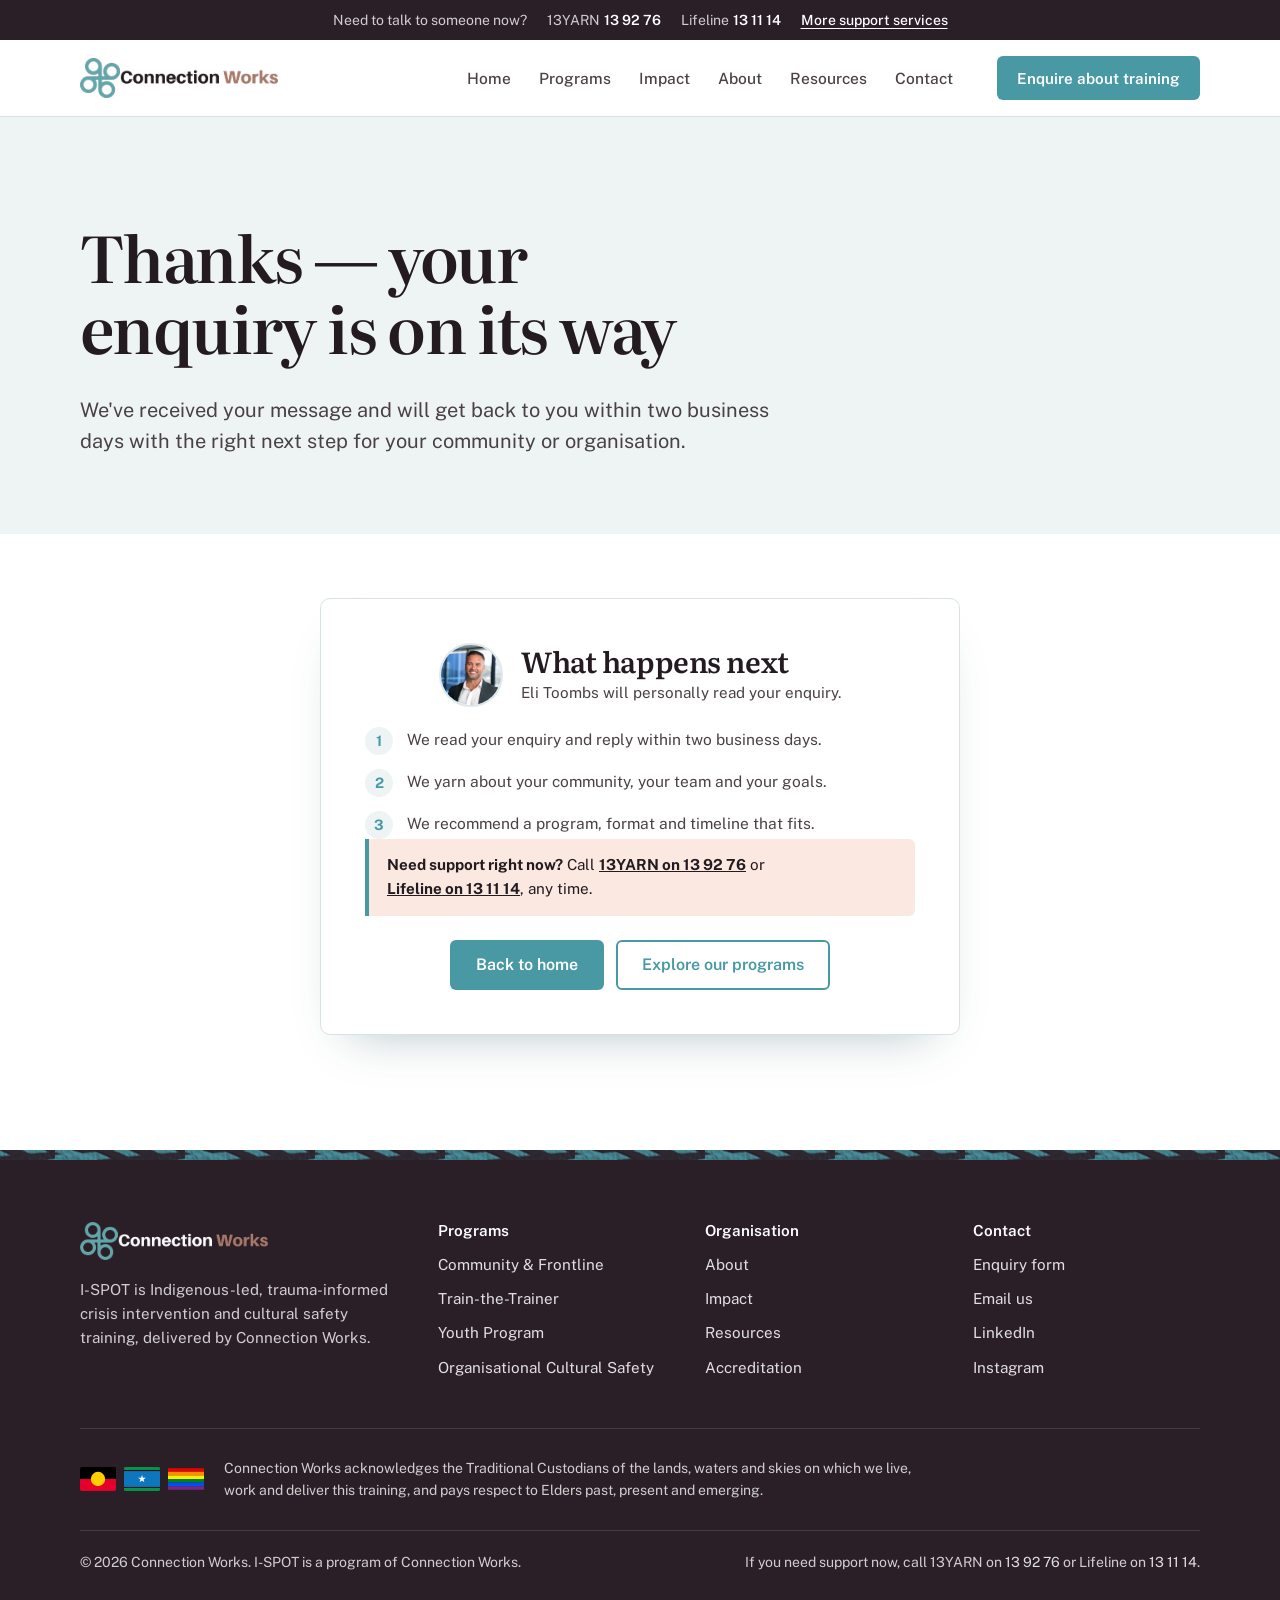
<file: thank-you.html>
<!doctype html>
<html lang="en-AU">
<head>
<meta charset="UTF-8">
<meta name="viewport" content="width=device-width, initial-scale=1.0">
<title>Thank You | I-SPOT</title>
<meta name="description" content="Thanks for your enquiry about I-SPOT suicide prevention training. We'll reply within two business days.">
<meta name="robots" content="noindex">
<link rel="canonical" href="https://www.i-spot.com.au/thank-you">
<meta name="theme-color" content="#2b1f27">
<link rel="icon" type="image/png" sizes="32x32" href="img/favicon-32x32.png">
<link rel="icon" type="image/png" sizes="16x16" href="img/favicon-16x16.png">
<link rel="apple-touch-icon" sizes="180x180" href="img/apple-touch-icon.png">
<link rel="manifest" href="site.webmanifest">
<meta name="apple-mobile-web-app-title" content="I-SPOT">
<!-- Open Graph / Twitter -->
<meta property="og:type" content="website">
<meta property="og:site_name" content="I-SPOT">
<meta property="og:locale" content="en_AU">
<meta property="og:url" content="https://www.i-spot.com.au/thank-you">
<meta property="og:title" content="Thank You | I-SPOT">
<meta property="og:description" content="Thanks for your enquiry about I-SPOT suicide prevention training. We'll reply within two business days.">
<meta property="og:image" content="https://www.i-spot.com.au/og-image.png">
<meta property="og:image:width" content="1200">
<meta property="og:image:height" content="630">
<meta name="twitter:card" content="summary_large_image">
<meta name="twitter:title" content="Thank You | I-SPOT">
<meta name="twitter:description" content="Thanks for your enquiry about I-SPOT suicide prevention training. We'll reply within two business days.">
<meta name="twitter:image" content="https://www.i-spot.com.au/og-image.png">
<link rel="preconnect" href="https://fonts.googleapis.com">
<link rel="preconnect" href="https://fonts.gstatic.com" crossorigin>
<link rel="stylesheet" href="https://fonts.googleapis.com/css2?family=Literata:opsz,wght@7..72,400;7..72,500;7..72,600&family=Public+Sans:wght@400;500;600;700&display=swap">
<link rel="stylesheet" href="site.css?v=2">
</head>
<body>

<a class="skip-link" href="#main">Skip to content</a>

<!-- ============ Always-visible crisis support ============ -->
<div class="support-bar">
  <div class="wrap">
    <span class="support-bar-label">Need to talk to someone now?</span>
    <a href="tel:139276"><span>13YARN</span>13 92 76</a>
    <a href="tel:131114"><span>Lifeline</span>13 11 14</a>
    <a href="resources#support" class="support-bar-more">More support services</a>
  </div>
</div>

<header class="site-header">
  <div class="wrap nav" role="navigation" aria-label="Main">
    <a href="/" class="brand" aria-label="I-SPOT by Connection Works, home">
      <img src="img/cw-logo-dark.webp" width="475" height="96" alt="Connection Works">
    </a>
    <ul class="nav-links" id="nav-links">
      <li><a href="/">Home</a></li>
      <li><a href="training">Programs</a></li>
      <li><a href="impact">Impact</a></li>
      <li><a href="about">About</a></li>
      <li><a href="resources">Resources</a></li>
      <li><a href="contact">Contact</a></li>
      <li class="nav-mobile-cta"><a href="contact" class="btn btn-primary">Enquire about training</a></li>
    </ul>
    <div class="nav-cta"><a href="contact" class="btn btn-primary">Enquire about training</a></div>
    <button class="nav-toggle" aria-label="Menu" aria-expanded="false" aria-controls="nav-links"><span></span></button>
  </div>
</header>

<main id="main">

  <!-- ============ Page hero ============ -->
  <section class="page-hero">
    <div class="wrap">
      <h1>Thanks — your enquiry is on its way</h1>
      <p class="lede">We've received your message and will get back to you within two business days with the right next step for your community or organisation.</p>
    </div>
  </section>

  <section class="section" style="padding-top:clamp(40px,5vw,64px)">
    <div class="wrap">
      <div class="form-card" style="max-width:640px;margin:0 auto;text-align:center">
        <div class="form-intro" style="justify-content:center;text-align:left">
          <img class="form-intro-avatar" loading="lazy" decoding="async" width="64" height="64" src="img/eli-headshot-480.webp" srcset="img/eli-headshot-480.webp 480w, img/eli-headshot-960.webp 960w, img/eli-headshot-1400.webp 1400w" sizes="64px" alt="Eli Toombs, founder of Connection Works">
          <div>
            <h2>What happens next</h2>
            <p class="form-intro-name">Eli Toombs will personally read your enquiry.</p>
          </div>
        </div>
        <ol class="next-steps" style="text-align:left">
          <li>We read your enquiry and reply within two business days.</li>
          <li>We yarn about your community, your team and your goals.</li>
          <li>We recommend a program, format and timeline that fits.</li>
        </ol>
        <p class="notice" role="note" style="text-align:left"><strong>Need support right now?</strong> Call <a href="tel:139276">13YARN on 13 92 76</a> or <a href="tel:131114">Lifeline on 13 11 14</a>, any time.</p>
        <div class="btn-row" style="justify-content:center">
          <a href="/" class="btn btn-primary">Back to home</a>
          <a href="training" class="btn btn-tertiary">Explore our programs</a>
        </div>
      </div>
    </div>
  </section>

</main>

<footer class="site-footer">
  <div class="wrap">
    <div class="footer-grid">
      <div>
        <img class="footer-logo" src="img/cw-logo-light.webp" width="449" height="96" alt="Connection Works" loading="lazy">
        <p>I-SPOT is Indigenous-led, trauma-informed crisis intervention and cultural safety training, delivered by Connection Works.</p>
      </div>
      <nav aria-labelledby="f-programs">
        <h2 id="f-programs">Programs</h2>
        <ul>
          <li><a href="training#community">Community &amp; Frontline</a></li>
          <li><a href="training#trainer">Train-the-Trainer</a></li>
          <li><a href="training#youth">Youth Program</a></li>
          <li><a href="training#organisation">Organisational Cultural Safety</a></li>
        </ul>
      </nav>
      <nav aria-labelledby="f-site">
        <h2 id="f-site">Organisation</h2>
        <ul>
          <li><a href="about">About</a></li>
          <li><a href="impact">Impact</a></li>
          <li><a href="resources">Resources</a></li>
          <li><a href="resources#certificate">Accreditation</a></li>
        </ul>
      </nav>
      <div>
        <h2>Contact</h2>
        <ul>
          <li><a href="contact">Enquiry form</a></li>
          <li><a href="mailto:eli.toombs@connectionworks.com.au">Email us</a></li>
          <li><a href="https://www.linkedin.com/in/elitoombs" rel="noopener">LinkedIn</a></li>
          <li><a href="https://www.instagram.com/eli_toombs" rel="noopener">Instagram</a></li>
        </ul>
      </div>
    </div>
    <div class="footer-ack">
      <div class="flags" aria-label="Aboriginal, Torres Strait Islander and Pride flags" role="img"><svg  viewBox="0 0 300 200" aria-hidden="true">
        <rect width="300" height="100" fill="#000000"/>
        <rect y="100" width="300" height="100" fill="#e4002b"/>
        <circle cx="150" cy="100" r="60" fill="#ffcd00"/>
      </svg>
      <svg  viewBox="0 0 300 200" aria-hidden="true">
        <rect width="300" height="200" fill="#0e76bc"/>
        <rect width="300" height="26" fill="#079247"/>
        <rect y="26" width="300" height="8" fill="#000000"/>
        <rect y="166" width="300" height="8" fill="#000000"/>
        <rect y="174" width="300" height="26" fill="#079247"/>
        <polygon points="150.0,66.0 157.6,89.5 182.3,89.5 162.4,104.0 170.0,127.5 150.0,113.0 130.0,127.5 137.6,104.0 117.7,89.5 142.4,89.5" fill="#ffffff"/>
      </svg>
      <svg  viewBox="0 0 300 180" aria-hidden="true">
        <rect y="0" width="300" height="30" fill="#e40303"/>
        <rect y="30" width="300" height="30" fill="#ff8c00"/>
        <rect y="60" width="300" height="30" fill="#ffed00"/>
        <rect y="90" width="300" height="30" fill="#008026"/>
        <rect y="120" width="300" height="30" fill="#004dff"/>
        <rect y="150" width="300" height="30" fill="#732982"/>
      </svg></div>
      <p>Connection Works acknowledges the Traditional Custodians of the lands, waters and skies on which we live, work and deliver this training, and pays respect to Elders past, present and emerging.</p>
    </div>
    <div class="footer-base">
      <span>© 2026 Connection Works. I-SPOT is a program of Connection Works.</span>
      <span>If you need support now, call 13YARN on <a href="tel:139276">13 92 76</a> or Lifeline on <a href="tel:131114">13 11 14</a>.</span>
    </div>
  </div>
</footer>

<script src="script.js" defer></script>
</body>
</html>
</file>
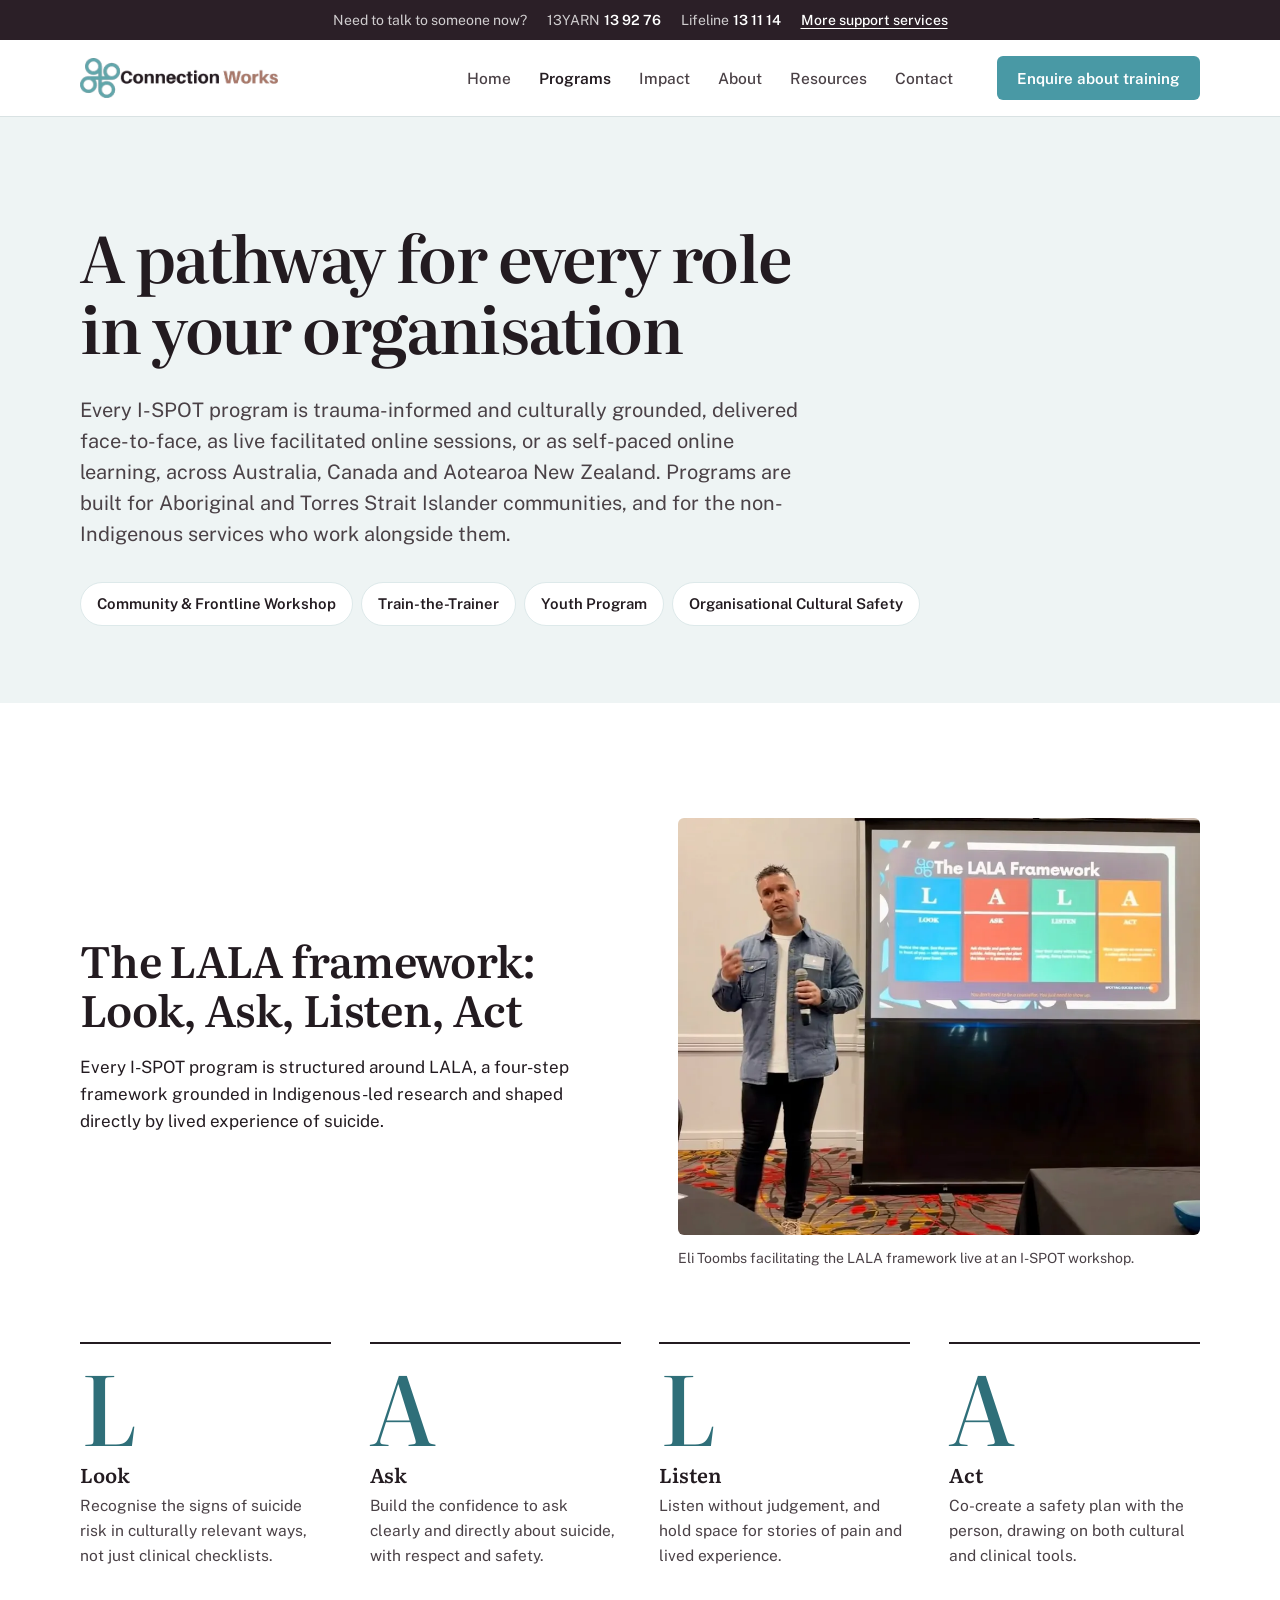
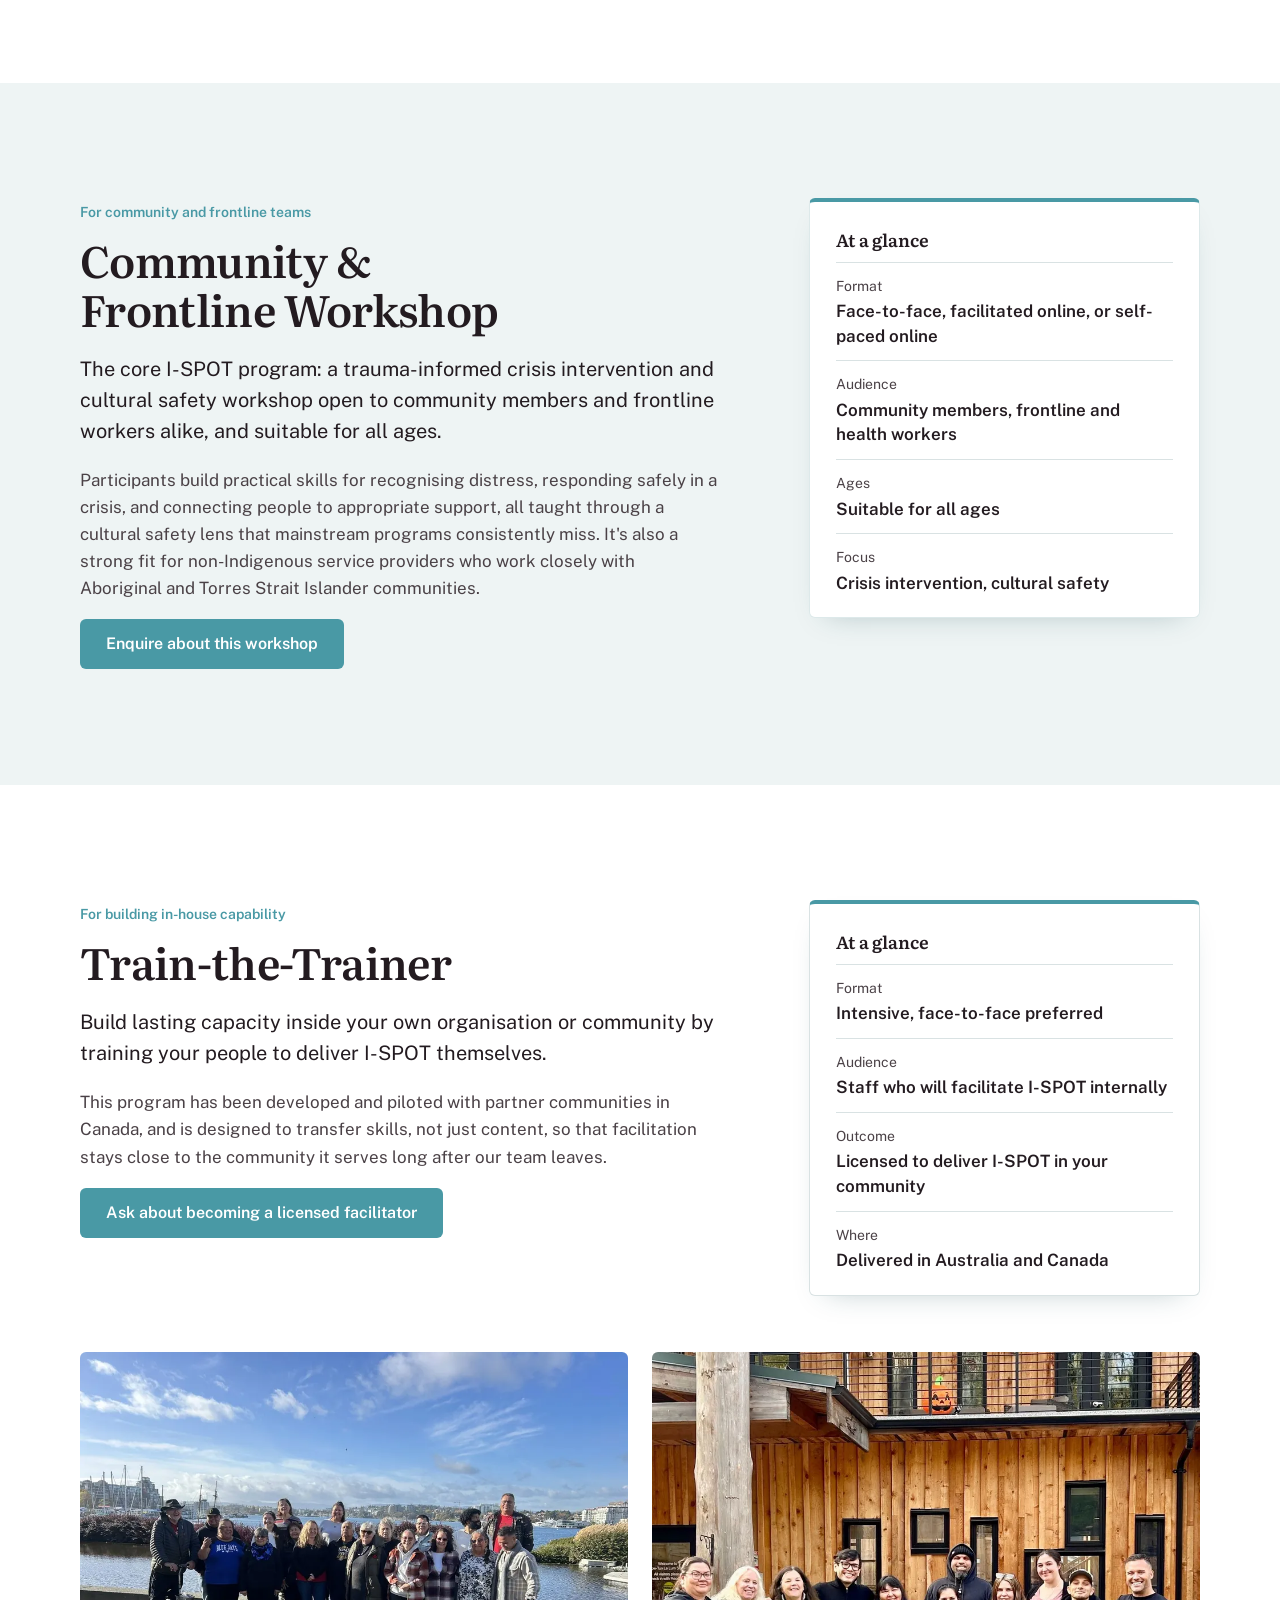
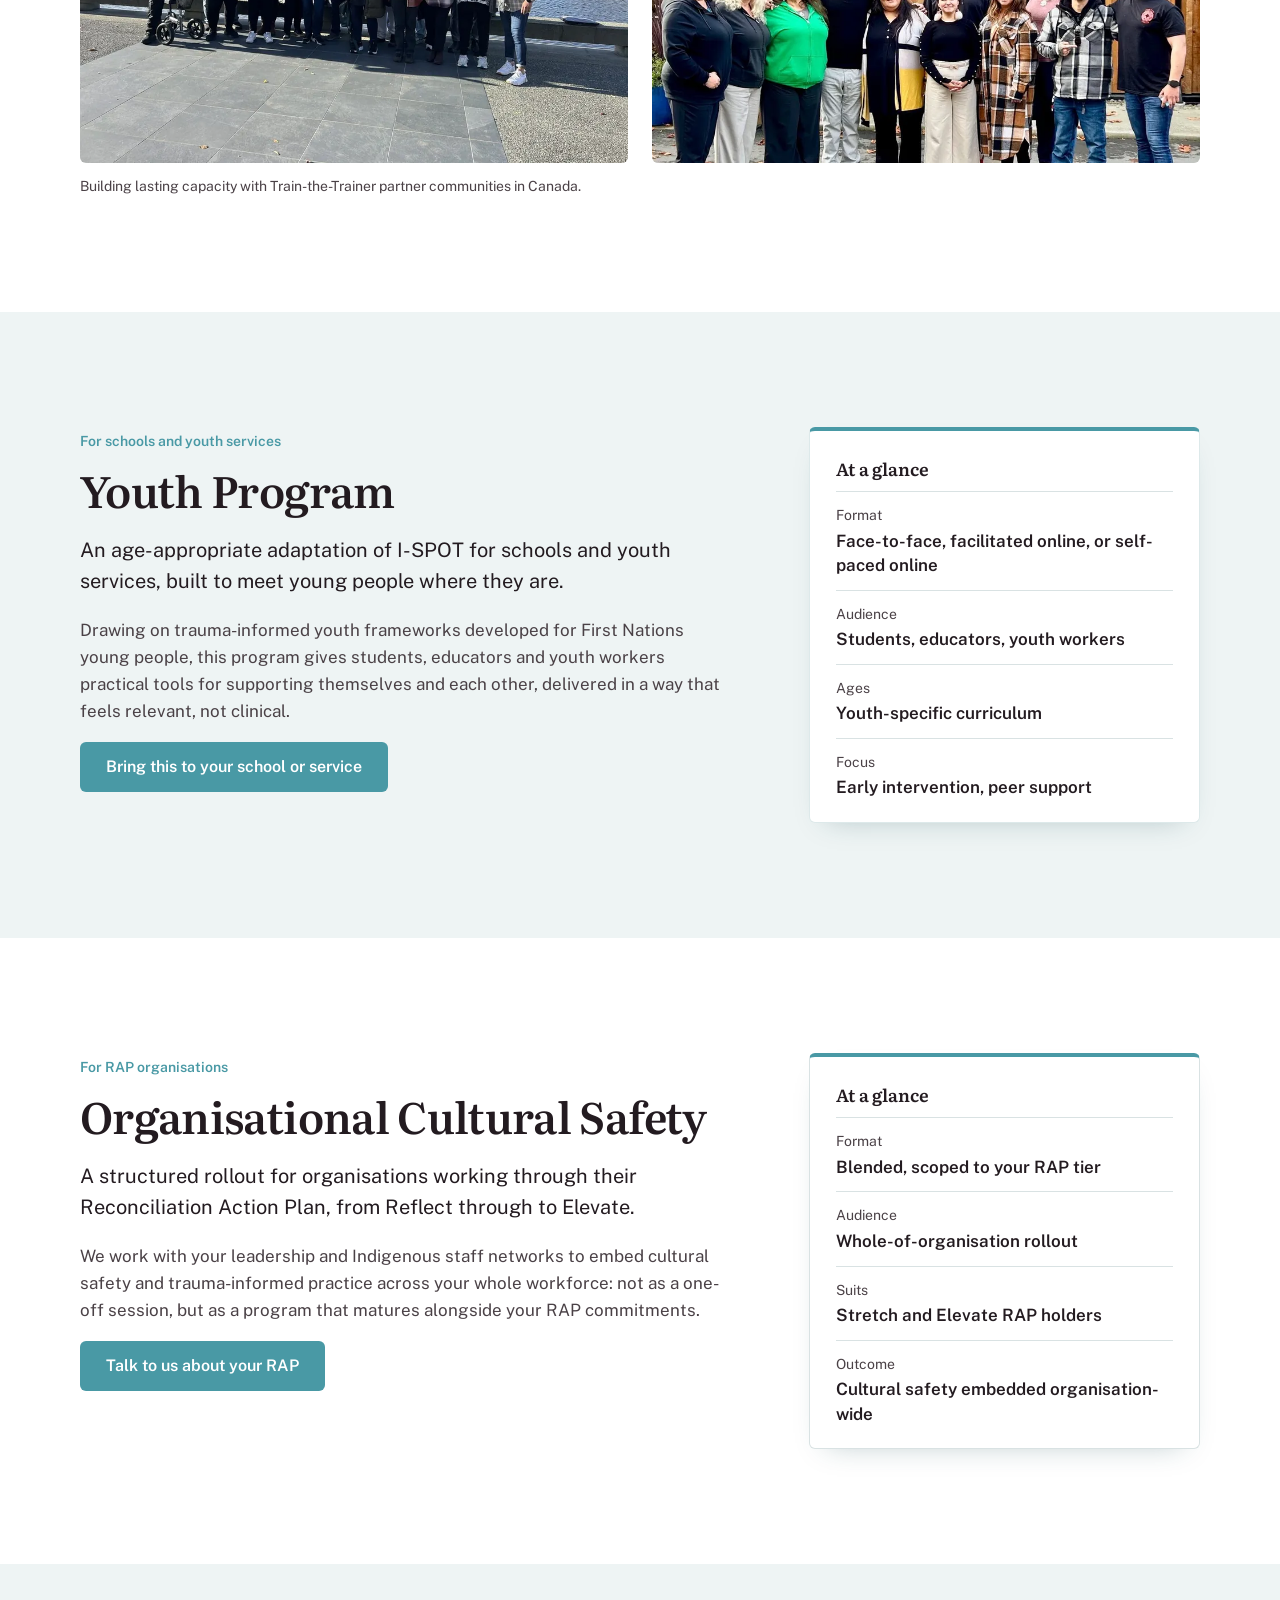
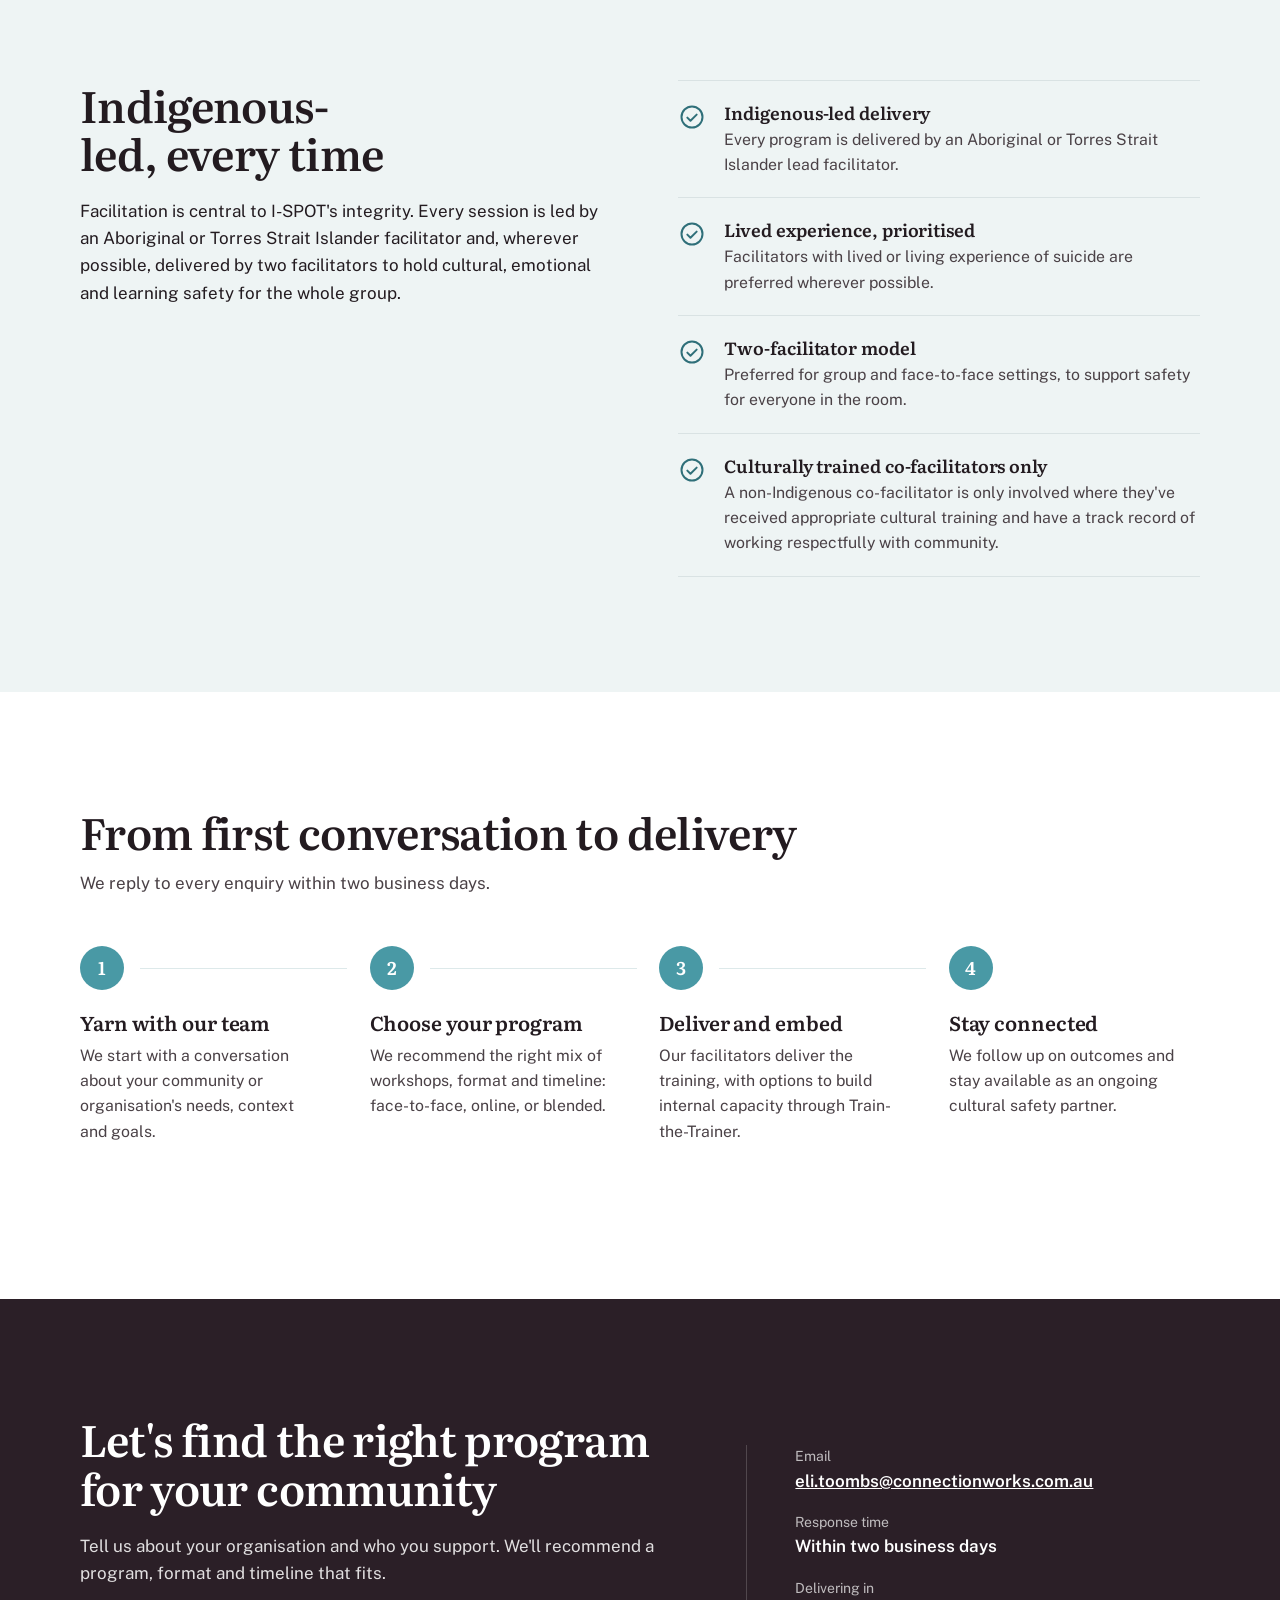
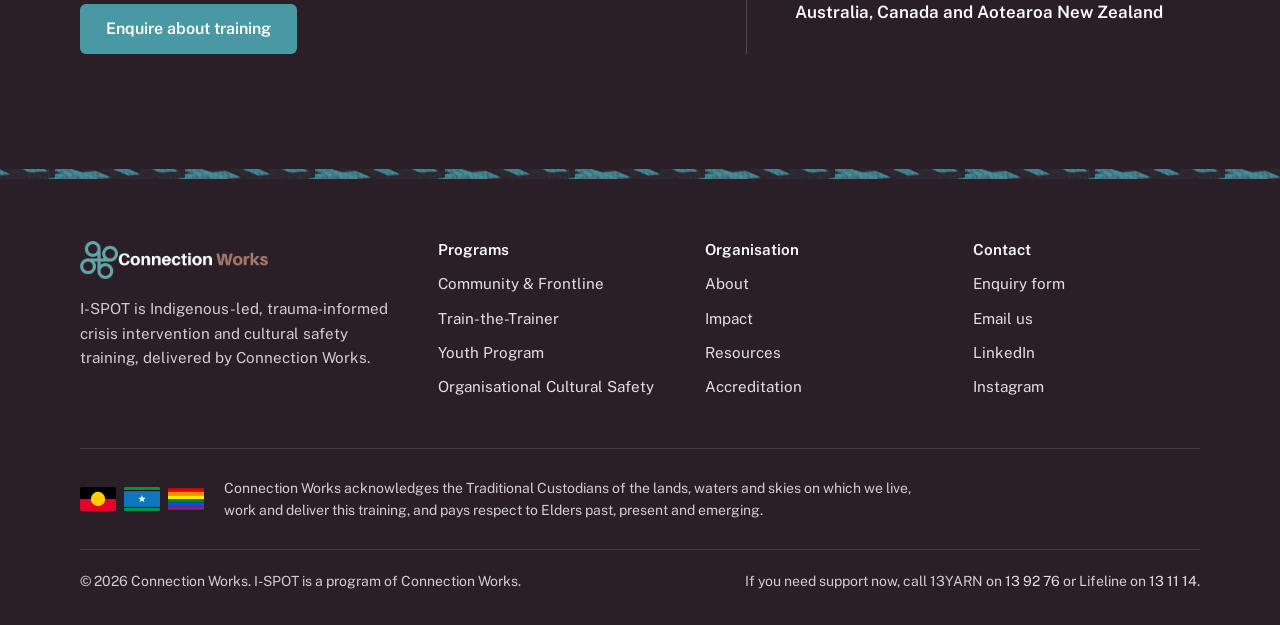
<file: training.html>
<!doctype html>
<html lang="en-AU">
<head>
<meta charset="UTF-8">
<meta name="viewport" content="width=device-width, initial-scale=1.0">
<title>Suicide Prevention Training Courses Australia | I-SPOT</title>
<meta name="description" content="I-SPOT's suicide prevention training courses: Community & Frontline Workshops, gatekeeper Train-the-Trainer, Youth Program and Organisational Cultural Safety — delivered face-to-face and online across Australia.">
<link rel="canonical" href="https://www.i-spot.com.au/training">
<meta name="theme-color" content="#2b1f27">
<link rel="icon" type="image/png" sizes="32x32" href="img/favicon-32x32.png">
<link rel="icon" type="image/png" sizes="16x16" href="img/favicon-16x16.png">
<link rel="apple-touch-icon" sizes="180x180" href="img/apple-touch-icon.png">
<link rel="manifest" href="site.webmanifest">
<meta name="apple-mobile-web-app-title" content="I-SPOT">
<!-- Open Graph / Twitter -->
<meta property="og:type" content="website">
<meta property="og:site_name" content="I-SPOT">
<meta property="og:locale" content="en_AU">
<meta property="og:url" content="https://www.i-spot.com.au/training">
<meta property="og:title" content="Suicide Prevention Training Courses Australia | I-SPOT">
<meta property="og:description" content="I-SPOT's suicide prevention training courses: Community & Frontline Workshops, gatekeeper Train-the-Trainer, Youth Program and Organisational Cultural Safety — delivered face-to-face and online across Australia.">
<meta property="og:image" content="https://www.i-spot.com.au/og-image.png">
<meta property="og:image:width" content="1200">
<meta property="og:image:height" content="630">
<meta name="twitter:card" content="summary_large_image">
<meta name="twitter:title" content="Suicide Prevention Training Courses Australia | I-SPOT">
<meta name="twitter:description" content="I-SPOT's suicide prevention training courses: Community & Frontline Workshops, gatekeeper Train-the-Trainer, Youth Program and Organisational Cultural Safety — delivered face-to-face and online across Australia.">
<meta name="twitter:image" content="https://www.i-spot.com.au/og-image.png">
<!-- Structured data (AEO): organisation, site, page, breadcrumbs, courses -->
<script type="application/ld+json">
{
 "@context": "https://schema.org",
 "@graph": [
  {
   "@type": "Organization",
   "@id": "https://www.i-spot.com.au/#organization",
   "name": "Connection Works",
   "alternateName": "I-SPOT",
   "url": "https://www.i-spot.com.au/",
   "logo": "https://www.i-spot.com.au/connection-works-logo.png",
   "email": "eli.toombs@connectionworks.com.au",
   "description": "Connection Works delivers I-SPOT, a 100% Indigenous-owned, designed and led trauma-informed crisis intervention and cultural safety training program.",
   "founder": {
    "@type": "Person",
    "@id": "https://www.i-spot.com.au/about#eli-toombs",
    "name": "Eli Toombs",
    "jobTitle": "Founder and Director",
    "description": "A proud Kamilaroi man.",
    "sameAs": [
     "https://www.linkedin.com/in/elitoombs",
     "https://www.instagram.com/eli_toombs"
    ]
   },
   "areaServed": [
    {
     "@type": "Country",
     "name": "Australia"
    },
    {
     "@type": "Country",
     "name": "Canada"
    },
    {
     "@type": "Country",
     "name": "New Zealand"
    }
   ],
   "knowsAbout": [
    "Suicide prevention",
    "Crisis intervention",
    "Cultural safety",
    "Trauma-informed practice"
   ],
   "hasCredential": [
    {
     "@type": "EducationalOccupationalCredential",
     "name": "Accredited against the Suicide Prevention Australia Standards"
    },
    {
     "@type": "EducationalOccupationalCredential",
     "name": "QIP (Quality Innovation Performance) Accredited Program",
     "validFrom": "2025-09-24",
     "validThrough": "2028-09-24"
    }
   ],
   "award": "Highly Commended, Priority Populations category, 2026 Suicide Prevention LiFe Awards",
   "contactPoint": {
    "@type": "ContactPoint",
    "contactType": "Training enquiries",
    "email": "eli.toombs@connectionworks.com.au",
    "url": "https://www.i-spot.com.au/contact",
    "availableLanguage": "English"
   }
  },
  {
   "@type": "WebSite",
   "@id": "https://www.i-spot.com.au/#website",
   "url": "https://www.i-spot.com.au/",
   "name": "I-SPOT",
   "publisher": {
    "@id": "https://www.i-spot.com.au/#organization"
   },
   "inLanguage": "en-AU"
  },
  {
   "@type": "WebPage",
   "@id": "https://www.i-spot.com.au/training#webpage",
   "url": "https://www.i-spot.com.au/training",
   "name": "Training Programs — I-SPOT",
   "description": "I-SPOT training programs: Community & Frontline Workshops, Train-the-Trainer, Youth Program and Organisational Cultural Safety — delivered face-to-face and online.",
   "isPartOf": {
    "@id": "https://www.i-spot.com.au/#website"
   },
   "about": {
    "@id": "https://www.i-spot.com.au/#organization"
   },
   "primaryImageOfPage": "https://www.i-spot.com.au/eli-lala-presenting-wide.jpg",
   "inLanguage": "en-AU"
  },
  {
   "@type": "BreadcrumbList",
   "itemListElement": [
    {
     "@type": "ListItem",
     "position": 1,
     "name": "Home",
     "item": "https://www.i-spot.com.au/"
    },
    {
     "@type": "ListItem",
     "position": 2,
     "name": "Training Programs",
     "item": "https://www.i-spot.com.au/training"
    }
   ]
  },
  {
   "@type": "Course",
   "name": "Community & Frontline Workshop",
   "description": "The core I-SPOT program: a trauma-informed crisis intervention and cultural safety workshop for community members and frontline workers, suitable for all ages.",
   "provider": {
    "@id": "https://www.i-spot.com.au/#organization"
   },
   "url": "https://www.i-spot.com.au/training",
   "inLanguage": "en",
   "hasCourseInstance": [
    {
     "@type": "CourseInstance",
     "courseMode": "Onsite"
    },
    {
     "@type": "CourseInstance",
     "courseMode": "Online"
    },
    {
     "@type": "CourseInstance",
     "courseMode": "Blended"
    }
   ]
  },
  {
   "@type": "Course",
   "name": "Train-the-Trainer",
   "description": "Licenses an organisation's or community's own people to deliver I-SPOT themselves, building lasting capacity.",
   "provider": {
    "@id": "https://www.i-spot.com.au/#organization"
   },
   "url": "https://www.i-spot.com.au/training",
   "inLanguage": "en",
   "hasCourseInstance": [
    {
     "@type": "CourseInstance",
     "courseMode": "Onsite"
    },
    {
     "@type": "CourseInstance",
     "courseMode": "Online"
    },
    {
     "@type": "CourseInstance",
     "courseMode": "Blended"
    }
   ]
  },
  {
   "@type": "Course",
   "name": "Youth Program",
   "description": "An age-appropriate adaptation of I-SPOT for schools and youth services, for students, educators and youth workers.",
   "provider": {
    "@id": "https://www.i-spot.com.au/#organization"
   },
   "url": "https://www.i-spot.com.au/training",
   "inLanguage": "en",
   "hasCourseInstance": [
    {
     "@type": "CourseInstance",
     "courseMode": "Onsite"
    },
    {
     "@type": "CourseInstance",
     "courseMode": "Online"
    },
    {
     "@type": "CourseInstance",
     "courseMode": "Blended"
    }
   ]
  },
  {
   "@type": "Course",
   "name": "Organisational Cultural Safety",
   "description": "A structured rollout for organisations working through their Reconciliation Action Plan, from Reflect through to Elevate.",
   "provider": {
    "@id": "https://www.i-spot.com.au/#organization"
   },
   "url": "https://www.i-spot.com.au/training",
   "inLanguage": "en",
   "hasCourseInstance": [
    {
     "@type": "CourseInstance",
     "courseMode": "Onsite"
    },
    {
     "@type": "CourseInstance",
     "courseMode": "Online"
    },
    {
     "@type": "CourseInstance",
     "courseMode": "Blended"
    }
   ]
  }
 ]
}
</script>
<link rel="preconnect" href="https://fonts.googleapis.com">
<link rel="preconnect" href="https://fonts.gstatic.com" crossorigin>
<link rel="stylesheet" href="https://fonts.googleapis.com/css2?family=Literata:opsz,wght@7..72,400;7..72,500;7..72,600&family=Public+Sans:wght@400;500;600;700&display=swap">
<link rel="stylesheet" href="site.css?v=2">
</head>
<body>

<a class="skip-link" href="#main">Skip to content</a>

<!-- ============ Always-visible crisis support ============ -->
<div class="support-bar">
  <div class="wrap">
    <span class="support-bar-label">Need to talk to someone now?</span>
    <a href="tel:139276"><span>13YARN</span>13 92 76</a>
    <a href="tel:131114"><span>Lifeline</span>13 11 14</a>
    <a href="resources#support" class="support-bar-more">More support services</a>
  </div>
</div>

<header class="site-header">
  <div class="wrap nav" role="navigation" aria-label="Main">
    <a href="/" class="brand" aria-label="I-SPOT by Connection Works, home">
      <img src="img/cw-logo-dark.webp" width="475" height="96" alt="Connection Works">
    </a>
    <ul class="nav-links" id="nav-links">
      <li><a href="/">Home</a></li>
      <li><a href="training" aria-current="page">Programs</a></li>
      <li><a href="impact">Impact</a></li>
      <li><a href="about">About</a></li>
      <li><a href="resources">Resources</a></li>
      <li><a href="contact">Contact</a></li>
      <li class="nav-mobile-cta"><a href="contact" class="btn btn-primary">Enquire about training</a></li>
    </ul>
    <div class="nav-cta"><a href="contact" class="btn btn-primary">Enquire about training</a></div>
    <button class="nav-toggle" aria-label="Menu" aria-expanded="false" aria-controls="nav-links"><span></span></button>
  </div>
</header>

<main id="main">

  <!-- ============ Page hero ============ -->
  <section class="page-hero">
    <div class="wrap">
      <h1>A pathway for every role in your organisation</h1>
      <p class="lede">Every I-SPOT program is trauma-informed and culturally grounded, delivered face-to-face, as live facilitated online sessions, or as self-paced online learning, across Australia, Canada and Aotearoa New Zealand. Programs are built for Aboriginal and Torres Strait Islander communities, and for the non-Indigenous services who work alongside them.</p>
      <nav class="chips" aria-label="Programs on this page">
        <a href="#community">Community &amp; Frontline Workshop</a>
        <a href="#trainer">Train-the-Trainer</a>
        <a href="#youth">Youth Program</a>
        <a href="#organisation">Organisational Cultural Safety</a>
      </nav>
    </div>
  </section>

  <!-- ============ LALA ============ -->
  <section class="section" id="lala" aria-labelledby="lala-title">
    <div class="wrap">
      <div class="split">
        <div>
          <h2 id="lala-title">The LALA framework: Look, Ask, Listen, Act</h2>
          <p>Every I-SPOT program is structured around LALA, a four-step framework grounded in Indigenous-led research and shaped directly by lived experience of suicide.</p>
        </div>
        <figure class="split-media" style="margin:0">
          <img loading="lazy" decoding="async" src="img/eli-lala-presenting-wide-1024.webp" srcset="img/eli-lala-presenting-wide-480.webp 480w, img/eli-lala-presenting-wide-960.webp 960w, img/eli-lala-presenting-wide-1024.webp 1024w" sizes="(min-width: 860px) 50vw, 100vw" width="1024" height="896" alt="Eli Toombs presenting the LALA Framework, Look, Ask, Listen, Act, to a room of participants at an I-SPOT workshop">
          <figcaption>Eli Toombs facilitating the LALA framework live at an I-SPOT workshop.</figcaption>
        </figure>
      </div>
      <ol class="lala" aria-label="The LALA framework">
        <li><span class="lala-letter" aria-hidden="true">L</span><h3>Look</h3><p>Recognise the signs of suicide risk in culturally relevant ways, not just clinical checklists.</p></li>
        <li><span class="lala-letter" aria-hidden="true">A</span><h3>Ask</h3><p>Build the confidence to ask clearly and directly about suicide, with respect and safety.</p></li>
        <li><span class="lala-letter" aria-hidden="true">L</span><h3>Listen</h3><p>Listen without judgement, and hold space for stories of pain and lived experience.</p></li>
        <li><span class="lala-letter" aria-hidden="true">A</span><h3>Act</h3><p>Co-create a safety plan with the person, drawing on both cultural and clinical tools.</p></li>
      </ol>
    </div>
  </section>

  <section class="section section--mist" id="community" aria-labelledby="community-title">
    <div class="wrap">
      <div class="program-detail">
        <div>
          <span class="program-tag">For community and frontline teams</span>
          <h2 id="community-title">Community &amp; Frontline Workshop</h2>
          <p class="lede">The core I-SPOT program: a trauma-informed crisis intervention and cultural safety workshop open to community members and frontline workers alike, and suitable for all ages.</p>
          <p>Participants build practical skills for recognising distress, responding safely in a crisis, and connecting people to appropriate support, all taught through a cultural safety lens that mainstream programs consistently miss. It's also a strong fit for non-Indigenous service providers who work closely with Aboriginal and Torres Strait Islander communities.</p>
          <div class="btn-row">
            <a href="contact?program=community" class="btn btn-primary">Enquire about this workshop</a>
          </div>
        </div>
        <aside class="glance" aria-label="Community &amp; Frontline Workshop at a glance">
          <h3>At a glance</h3>
          <dl>
            <div><dt>Format</dt><dd>Face-to-face, facilitated online, or self-paced online</dd></div>
            <div><dt>Audience</dt><dd>Community members, frontline and health workers</dd></div>
            <div><dt>Ages</dt><dd>Suitable for all ages</dd></div>
            <div><dt>Focus</dt><dd>Crisis intervention, cultural safety</dd></div>
          </dl>
        </aside>
      </div>
    </div>
  </section>

  <section class="section" id="trainer" aria-labelledby="trainer-title">
    <div class="wrap">
      <div class="program-detail">
        <div>
          <span class="program-tag">For building in-house capability</span>
          <h2 id="trainer-title">Train-the-Trainer</h2>
          <p class="lede">Build lasting capacity inside your own organisation or community by training your people to deliver I-SPOT themselves.</p>
          <p>This program has been developed and piloted with partner communities in Canada, and is designed to transfer skills, not just content, so that facilitation stays close to the community it serves long after our team leaves.</p>
          <div class="btn-row">
            <a href="contact?program=trainer" class="btn btn-primary">Ask about becoming a licensed facilitator</a>
          </div>
        </div>
        <aside class="glance" aria-label="Train-the-Trainer at a glance">
          <h3>At a glance</h3>
          <dl>
            <div><dt>Format</dt><dd>Intensive, face-to-face preferred</dd></div>
            <div><dt>Audience</dt><dd>Staff who will facilitate I-SPOT internally</dd></div>
            <div><dt>Outcome</dt><dd>Licensed to deliver I-SPOT in your community</dd></div>
            <div><dt>Where</dt><dd>Delivered in Australia and Canada</dd></div>
          </dl>
        </aside>
      </div>
      <div class="photo-row">
        <figure style="margin:0"><img loading="lazy" decoding="async" src="img/canada-partners-waterfront-1400.webp" srcset="img/canada-partners-waterfront-480.webp 480w, img/canada-partners-waterfront-960.webp 960w, img/canada-partners-waterfront-1400.webp 1400w" sizes="(min-width: 860px) 50vw, 100vw" width="1400" height="1050" alt="Eli Toombs with Train-the-Trainer partner community members on the waterfront in Canada"></figure>
        <figure style="margin:0"><img loading="lazy" decoding="async" src="img/canada-partners-building-1400.webp" srcset="img/canada-partners-building-480.webp 480w, img/canada-partners-building-960.webp 960w, img/canada-partners-building-1400.webp 1400w" sizes="(min-width: 860px) 50vw, 100vw" width="1400" height="1278" alt="Eli Toombs with a First Nations partner community team outside their community building in Canada"></figure>
      </div>
      <p class="photo-caption">Building lasting capacity with Train-the-Trainer partner communities in Canada.</p>
    </div>
  </section>

  <section class="section section--mist" id="youth" aria-labelledby="youth-title">
    <div class="wrap">
      <div class="program-detail">
        <div>
          <span class="program-tag">For schools and youth services</span>
          <h2 id="youth-title">Youth Program</h2>
          <p class="lede">An age-appropriate adaptation of I-SPOT for schools and youth services, built to meet young people where they are.</p>
          <p>Drawing on trauma-informed youth frameworks developed for First Nations young people, this program gives students, educators and youth workers practical tools for supporting themselves and each other, delivered in a way that feels relevant, not clinical.</p>
          <div class="btn-row">
            <a href="contact?program=youth" class="btn btn-primary">Bring this to your school or service</a>
          </div>
        </div>
        <aside class="glance" aria-label="Youth Program at a glance">
          <h3>At a glance</h3>
          <dl>
            <div><dt>Format</dt><dd>Face-to-face, facilitated online, or self-paced online</dd></div>
            <div><dt>Audience</dt><dd>Students, educators, youth workers</dd></div>
            <div><dt>Ages</dt><dd>Youth-specific curriculum</dd></div>
            <div><dt>Focus</dt><dd>Early intervention, peer support</dd></div>
          </dl>
        </aside>
      </div>
    </div>
  </section>

  <section class="section" id="organisation" aria-labelledby="organisation-title">
    <div class="wrap">
      <div class="program-detail">
        <div>
          <span class="program-tag">For RAP organisations</span>
          <h2 id="organisation-title">Organisational Cultural Safety</h2>
          <p class="lede">A structured rollout for organisations working through their Reconciliation Action Plan, from Reflect through to Elevate.</p>
          <p>We work with your leadership and Indigenous staff networks to embed cultural safety and trauma-informed practice across your whole workforce: not as a one-off session, but as a program that matures alongside your RAP commitments.</p>
          <div class="btn-row">
            <a href="contact?program=organisation" class="btn btn-primary">Talk to us about your RAP</a>
          </div>
        </div>
        <aside class="glance" aria-label="Organisational Cultural Safety at a glance">
          <h3>At a glance</h3>
          <dl>
            <div><dt>Format</dt><dd>Blended, scoped to your RAP tier</dd></div>
            <div><dt>Audience</dt><dd>Whole-of-organisation rollout</dd></div>
            <div><dt>Suits</dt><dd>Stretch and Elevate RAP holders</dd></div>
            <div><dt>Outcome</dt><dd>Cultural safety embedded organisation-wide</dd></div>
          </dl>
        </aside>
      </div>
    </div>
  </section>


  <!-- ============ Facilitation ============ -->
  <section class="section section--mist" aria-labelledby="fac-title">
    <div class="wrap">
      <div class="split" style="align-items:start">
        <div>
          <h2 id="fac-title">Indigenous-led, every time</h2>
          <p>Facilitation is central to I-SPOT's integrity. Every session is led by an Aboriginal or Torres Strait Islander facilitator and, wherever possible, delivered by two facilitators to hold cultural, emotional and learning safety for the whole group.</p>
        </div>
        <ul class="checklist" aria-label="Our facilitation protocols">
          <li><svg viewBox="0 0 24 24" fill="none" stroke="currentColor" stroke-width="1.7" stroke-linecap="round" stroke-linejoin="round" aria-hidden="true"><circle cx="12" cy="12" r="9"/><path d="M8 12.5l2.7 2.7L16 10"/></svg><div><h3>Indigenous-led delivery</h3><p>Every program is delivered by an Aboriginal or Torres Strait Islander lead facilitator.</p></div></li>
          <li><svg viewBox="0 0 24 24" fill="none" stroke="currentColor" stroke-width="1.7" stroke-linecap="round" stroke-linejoin="round" aria-hidden="true"><circle cx="12" cy="12" r="9"/><path d="M8 12.5l2.7 2.7L16 10"/></svg><div><h3>Lived experience, prioritised</h3><p>Facilitators with lived or living experience of suicide are preferred wherever possible.</p></div></li>
          <li><svg viewBox="0 0 24 24" fill="none" stroke="currentColor" stroke-width="1.7" stroke-linecap="round" stroke-linejoin="round" aria-hidden="true"><circle cx="12" cy="12" r="9"/><path d="M8 12.5l2.7 2.7L16 10"/></svg><div><h3>Two-facilitator model</h3><p>Preferred for group and face-to-face settings, to support safety for everyone in the room.</p></div></li>
          <li><svg viewBox="0 0 24 24" fill="none" stroke="currentColor" stroke-width="1.7" stroke-linecap="round" stroke-linejoin="round" aria-hidden="true"><circle cx="12" cy="12" r="9"/><path d="M8 12.5l2.7 2.7L16 10"/></svg><div><h3>Culturally trained co-facilitators only</h3><p>A non-Indigenous co-facilitator is only involved where they've received appropriate cultural training and have a track record of working respectfully with community.</p></div></li>
        </ul>
      </div>
    </div>
  </section>

  <!-- ============ Process ============ -->
  <section class="section" aria-labelledby="process-title">
    <div class="wrap">
      <div class="section-head"><div>
        <h2 id="process-title">From first conversation to delivery</h2>
        <p>We reply to every enquiry within two business days.</p>
      </div></div>
      <ol class="steps four">
        <li><h3>Yarn with our team</h3><p>We start with a conversation about your community or organisation's needs, context and goals.</p></li>
        <li><h3>Choose your program</h3><p>We recommend the right mix of workshops, format and timeline: face-to-face, online, or blended.</p></li>
        <li><h3>Deliver and embed</h3><p>Our facilitators deliver the training, with options to build internal capacity through Train-the-Trainer.</p></li>
        <li><h3>Stay connected</h3><p>We follow up on outcomes and stay available as an ongoing cultural safety partner.</p></li>
      </ol>
    </div>
  </section>

  <!-- ============ Closing CTA ============ -->
  <section class="section cta on-dark" aria-labelledby="cta-title">
    <div class="wrap cta-grid">
      <div>
        <h2 id="cta-title">Let's find the right program for your community</h2>
        <p>Tell us about your organisation and who you support. We'll recommend a program, format and timeline that fits.</p>
        <div class="btn-row"><a href="contact" class="btn btn-primary">Enquire about training</a></div>
      </div>
      <div class="cta-contact">
        <dl>
          <div><dt>Email</dt><dd><a href="mailto:eli.toombs@connectionworks.com.au">eli.toombs@connectionworks.com.au</a></dd></div>
          <div><dt>Response time</dt><dd>Within two business days</dd></div>
          <div><dt>Delivering in</dt><dd>Australia, Canada and Aotearoa New Zealand</dd></div>
        </dl>
      </div>
    </div>
  </section>

</main>

<footer class="site-footer">
  <div class="wrap">
    <div class="footer-grid">
      <div>
        <img class="footer-logo" src="img/cw-logo-light.webp" width="449" height="96" alt="Connection Works" loading="lazy">
        <p>I-SPOT is Indigenous-led, trauma-informed crisis intervention and cultural safety training, delivered by Connection Works.</p>
      </div>
      <nav aria-labelledby="f-programs">
        <h2 id="f-programs">Programs</h2>
        <ul>
          <li><a href="training#community">Community &amp; Frontline</a></li>
          <li><a href="training#trainer">Train-the-Trainer</a></li>
          <li><a href="training#youth">Youth Program</a></li>
          <li><a href="training#organisation">Organisational Cultural Safety</a></li>
        </ul>
      </nav>
      <nav aria-labelledby="f-site">
        <h2 id="f-site">Organisation</h2>
        <ul>
          <li><a href="about">About</a></li>
          <li><a href="impact">Impact</a></li>
          <li><a href="resources">Resources</a></li>
          <li><a href="resources#certificate">Accreditation</a></li>
        </ul>
      </nav>
      <div>
        <h2>Contact</h2>
        <ul>
          <li><a href="contact">Enquiry form</a></li>
          <li><a href="mailto:eli.toombs@connectionworks.com.au">Email us</a></li>
          <li><a href="https://www.linkedin.com/in/elitoombs" rel="noopener">LinkedIn</a></li>
          <li><a href="https://www.instagram.com/eli_toombs" rel="noopener">Instagram</a></li>
        </ul>
      </div>
    </div>
    <div class="footer-ack">
      <div class="flags" aria-label="Aboriginal, Torres Strait Islander and Pride flags" role="img"><svg  viewBox="0 0 300 200" aria-hidden="true">
        <rect width="300" height="100" fill="#000000"/>
        <rect y="100" width="300" height="100" fill="#e4002b"/>
        <circle cx="150" cy="100" r="60" fill="#ffcd00"/>
      </svg>
      <svg  viewBox="0 0 300 200" aria-hidden="true">
        <rect width="300" height="200" fill="#0e76bc"/>
        <rect width="300" height="26" fill="#079247"/>
        <rect y="26" width="300" height="8" fill="#000000"/>
        <rect y="166" width="300" height="8" fill="#000000"/>
        <rect y="174" width="300" height="26" fill="#079247"/>
        <polygon points="150.0,66.0 157.6,89.5 182.3,89.5 162.4,104.0 170.0,127.5 150.0,113.0 130.0,127.5 137.6,104.0 117.7,89.5 142.4,89.5" fill="#ffffff"/>
      </svg>
      <svg  viewBox="0 0 300 180" aria-hidden="true">
        <rect y="0" width="300" height="30" fill="#e40303"/>
        <rect y="30" width="300" height="30" fill="#ff8c00"/>
        <rect y="60" width="300" height="30" fill="#ffed00"/>
        <rect y="90" width="300" height="30" fill="#008026"/>
        <rect y="120" width="300" height="30" fill="#004dff"/>
        <rect y="150" width="300" height="30" fill="#732982"/>
      </svg></div>
      <p>Connection Works acknowledges the Traditional Custodians of the lands, waters and skies on which we live, work and deliver this training, and pays respect to Elders past, present and emerging.</p>
    </div>
    <div class="footer-base">
      <span>© 2026 Connection Works. I-SPOT is a program of Connection Works.</span>
      <span>If you need support now, call 13YARN on <a href="tel:139276">13 92 76</a> or Lifeline on <a href="tel:131114">13 11 14</a>.</span>
    </div>
  </div>
</footer>

<script src="script.js" defer></script>
</body>
</html>
</file>
<file: site.css>
/* =========================================================================
   I-SPOT — design system v2 (Sept 2026)
   Audience: not-for-profits, ACCHOs, schools and government buying training.
   Character: professional, empathetic, clear next steps.

   Palette  — paper #FFFFFF · mist #EEF4F4 · primary teal #4999A5
              ink #231B20 · plum #2B1F27 · clay #8C5E51
   Type     — Literata (headings: warm, readable book serif)
              Public Sans (body + UI: civic, highly legible)
   ========================================================================= */

:root {
  --paper: #ffffff;
  --mist: #eef4f4;
  --mist-deep: #dde9ea;
  --teal: #4999a5;           /* primary brand teal: buttons, links, accents */
  --teal-mid: #2f6f79;
  --teal-bright: #4999a5;
  --plum: #2b1f27;           /* dark background: crisis bar, footer, CTA band */
  --ink: #231b20;
  --ink-2: #4a4146;         /* secondary text, 9:1 on white */
  --clay: #8c5e51;
  --action: #4999a5;
  --action-hover: #3a7c86;
  --tertiary: #4999a5;       /* underlines, borders, icons */
  --tertiary-text: #4999a5;  /* link text */
  --tertiary-tint: #e8f2f3;
  --line: #d9e2e3;
  --line-dark: rgb(255 255 255 / 0.18);
  --focus: #4999a5;

  --font-head: "Literata", Georgia, "Times New Roman", serif;
  --font-body: "Public Sans", "Segoe UI", system-ui, -apple-system, sans-serif;

  /* type scale (1.25 minor third, fluid at the top end) */
  --fs-sm: 0.875rem;
  --fs-base: 1.0625rem;
  --fs-md: 1.25rem;
  --fs-lg: clamp(1.45rem, 1.2rem + 1vw, 1.8rem);
  --fs-xl: clamp(1.9rem, 1.4rem + 2vw, 2.7rem);
  --fs-2xl: clamp(2.4rem, 1.6rem + 3.4vw, 4rem);

  --wrap: 1200px;
  --gutter: clamp(20px, 4vw, 40px);
  --section: clamp(64px, 9vw, 120px);
  --radius: 6px;
}

@media (prefers-color-scheme: dark) {
  :root:not([data-theme="light"]) {
    --paper: #171314;
    --mist: #1d2324;
    --mist-deep: #263031;
    --teal: #16383d;
    --teal-mid: #7fc0c9;
    --ink: #f3eeef;
    --ink-2: #c9bfc3;
    --clay: #d4a898;
    --line: #333a3b;
    --focus: #ff9a6e;
    --tertiary: #d49a4c;
    --tertiary-text: #e0b06a;
    --tertiary-tint: #2c2317;
  }
}
:root[data-theme="dark"] {
  --paper: #171314; --mist: #1d2324; --mist-deep: #263031; --teal: #16383d; --teal-mid: #7fc0c9;
  --ink: #f3eeef; --ink-2: #c9bfc3; --clay: #d4a898; --line: #333a3b; --focus: #ff9a6e;
}

/* ---------- base ---------- */
*, *::before, *::after { box-sizing: border-box; }
html { -webkit-text-size-adjust: 100%; scroll-behavior: smooth; overflow-x: clip; }
body {
  margin: 0;
  background: var(--paper);
  color: var(--ink);
  font-family: var(--font-body);
  font-size: var(--fs-base);
  line-height: 1.6;
  overflow-x: clip;
  text-rendering: optimizeLegibility;
}
img { max-width: 100%; display: block; }
:where(img[width][height]) { height: auto; }
a { color: inherit; }
:focus-visible { outline: 3px solid var(--focus); outline-offset: 3px; border-radius: 2px; }
[id] { scroll-margin-top: 100px; }

h1, h2, h3 {
  font-family: var(--font-head);
  font-weight: 600;
  line-height: 1.12;
  letter-spacing: -0.015em;
  margin: 0 0 0.5em;
  text-wrap: balance;
  font-optical-sizing: auto;
}
h1 { font-size: var(--fs-2xl); letter-spacing: -0.025em; }
h2 { font-size: var(--fs-xl); }
h3 { font-size: var(--fs-md); line-height: 1.25; letter-spacing: -0.005em; }
p { margin: 0 0 1em; max-width: 64ch; text-wrap: pretty; }
.lede { font-size: var(--fs-md); line-height: 1.55; color: var(--ink-2); }

.wrap { max-width: var(--wrap); margin-inline: auto; padding-inline: var(--gutter); }
.section { padding-block: var(--section); }
.section--mist { background: var(--mist); }
.section-intro { max-width: 720px; margin-bottom: clamp(36px, 5vw, 56px); }
.section-intro p { color: var(--ink-2); }

.visually-hidden {
  position: absolute; width: 1px; height: 1px; padding: 0; margin: -1px;
  overflow: hidden; clip: rect(0 0 0 0); white-space: nowrap; border: 0;
}
.skip-link {
  position: absolute; left: 12px; top: -80px; z-index: 300;
  background: var(--ink); color: #fff; padding: 10px 16px; border-radius: var(--radius);
  text-decoration: none; font-weight: 600;
}
.skip-link:focus { top: 12px; }

/* ---------- buttons ---------- */
.btn {
  display: inline-flex; align-items: center; justify-content: center; gap: 10px;
  min-height: 50px; padding: 0 24px;
  font: 600 1rem/1 var(--font-body);
  border-radius: var(--radius);
  border: 2px solid transparent;
  text-decoration: none;
  cursor: pointer;
  transition: background-color 0.15s ease, border-color 0.15s ease, color 0.15s ease;
}
.btn-primary { background: var(--action); color: #fff; }
.btn-primary:hover { background: var(--action-hover); }
.btn-secondary { background: transparent; color: var(--ink); border-color: var(--ink); }
.btn-secondary:hover { background: var(--ink); color: var(--paper); }
.on-dark .btn-secondary { color: #fff; border-color: rgb(255 255 255 / 0.7); }
.on-dark .btn-secondary:hover { background: #fff; color: var(--teal); border-color: #fff; }
.btn-row { display: flex; flex-wrap: wrap; gap: 12px; }

/* tertiary action: ochre text link */
.text-link {
  font-weight: 600; color: var(--tertiary-text); text-decoration: underline;
  text-decoration-color: var(--tertiary); text-decoration-thickness: 2px; text-underline-offset: 5px;
  transition: color 0.15s ease, text-decoration-color 0.15s ease;
}
.text-link:hover { color: var(--ink); text-decoration-color: var(--ink); }
/* tertiary button: ochre outline, for lower-priority actions */
.btn-tertiary { background: transparent; color: var(--tertiary-text); border-color: var(--tertiary); }
.btn-tertiary:hover { background: var(--tertiary-tint); }

/* ---------- crisis support bar ---------- */
.support-bar { background: var(--plum); color: #fff; font-size: var(--fs-sm); }
.support-bar .wrap {
  display: flex; flex-wrap: wrap; justify-content: center; align-items: center;
  gap: 4px 20px; padding-block: 9px;
}
.support-bar-label { color: rgb(255 255 255 / 0.78); }
.support-bar a { color: #fff; font-weight: 600; text-decoration: none; white-space: nowrap; }
.support-bar a span { font-weight: 400; color: rgb(255 255 255 / 0.78); margin-right: 4px; }
.support-bar a:hover { text-decoration: underline; text-underline-offset: 3px; }
.support-bar-more { text-decoration: underline !important; text-underline-offset: 3px; font-weight: 500 !important; }
@media (max-width: 600px) { .support-bar-label, .support-bar-more { display: none; } }

/* ---------- header ---------- */
.site-header {
  position: sticky; top: 0; z-index: 50;
  background: color-mix(in srgb, var(--paper) 94%, transparent);
  backdrop-filter: saturate(1.4) blur(12px);
  border-bottom: 1px solid var(--line);
}
.nav { display: flex; align-items: center; gap: 32px; min-height: 76px; }
.brand { display: flex; flex-shrink: 0; }
.brand img { height: 40px; width: auto; }
.nav-links { display: flex; gap: 4px; list-style: none; margin: 0 0 0 auto; padding: 0; }
.nav-links a {
  display: block; padding: 10px 12px; border-radius: var(--radius);
  font-weight: 500; font-size: 0.97rem; color: var(--ink-2); text-decoration: none;
}
.nav-links a:hover { color: var(--ink); background: var(--mist); }
.nav-links a[aria-current="page"] { color: var(--ink); font-weight: 600; }
.nav-cta { flex-shrink: 0; }
.nav-cta .btn { min-height: 44px; padding: 0 18px; font-size: 0.95rem; }
.nav-toggle {
  display: none; margin-left: auto; width: 46px; height: 46px;
  background: none; border: 1px solid var(--line); border-radius: var(--radius); cursor: pointer;
  align-items: center; justify-content: center;
}
.nav-toggle span, .nav-toggle span::before, .nav-toggle span::after {
  content: ""; display: block; width: 20px; height: 2px; background: var(--ink); position: relative;
  transition: transform 0.2s ease;
}
.nav-toggle span::before { position: absolute; top: -6px; }
.nav-toggle span::after { position: absolute; top: 6px; }
.nav-toggle[aria-expanded="true"] span { background: transparent; }
.nav-toggle[aria-expanded="true"] span::before { transform: translateY(6px) rotate(45deg); }
.nav-toggle[aria-expanded="true"] span::after { transform: translateY(-6px) rotate(-45deg); }
.nav-mobile-cta { display: none; }

@media (max-width: 960px) {
  .nav { gap: 16px; }
  .nav-toggle { display: inline-flex; }
  .nav-cta { display: none; }
  .nav-links {
    position: fixed; inset: 76px 0 auto 0; height: calc(100dvh - 76px);
    flex-direction: column; gap: 0; margin: 0;
    background: var(--paper); padding: 16px var(--gutter) 32px;
    transform: translateX(100%); visibility: hidden;
    transition: transform 0.25s ease, visibility 0s linear 0.25s;
    overflow-y: auto;
  }
  .nav-links.open { transform: none; visibility: visible; transition: transform 0.25s ease, visibility 0s; }
  .nav-links a { font-size: 1.15rem; padding: 16px 4px; border-bottom: 1px solid var(--line); border-radius: 0; }
  .nav-mobile-cta { display: block; margin-top: 24px; }
  .nav-mobile-cta a.btn { width: 100%; border-bottom: 0; color: #fff; padding: 0 24px; border-radius: var(--radius); }
}

/* ---------- hero: deep teal panel, photo breaks out of the bottom edge ---------- */
.hero { background: var(--mist); color: var(--ink); padding-top: clamp(56px, 8vw, 104px); position: relative; }
.hero-grid {
  display: grid; grid-template-columns: minmax(0, 1.1fr) minmax(0, 0.9fr);
  gap: clamp(32px, 6vw, 88px); align-items: end;
}
.hero-copy { padding-bottom: clamp(56px, 8vw, 104px); }
.hero h1 { color: var(--ink); max-width: 17ch; font-size: clamp(2.3rem, 1.5rem + 3vw, 3.6rem); }
.hero .lede { color: var(--ink-2); max-width: 52ch; margin-bottom: 32px; }
.hero-note {
  display: flex; align-items: center; gap: 14px; margin-top: 36px; padding-top: 24px;
  border-top: 1px solid var(--mist-deep); font-size: var(--fs-sm); color: var(--ink-2);
  max-width: 52ch;
}
.hero-note img { width: 88px; height: auto; border-radius: 4px; flex-shrink: 0; }
.hero-note p { margin: 0; }
.hero-note a { color: var(--tertiary-text); font-weight: 600; text-decoration-color: var(--tertiary); text-underline-offset: 3px; }
/* hero slider — contained inside the hero */
.hero-slider { position: relative; }
.slides {
  list-style: none; margin: 0; padding: 0; position: relative;
  aspect-ratio: 4 / 5; border-radius: var(--radius); overflow: hidden;
  background: var(--mist-deep);
  box-shadow: 0 24px 48px -24px rgb(30 78 85 / 0.45);
}
.slide { position: absolute; inset: 0; opacity: 0; visibility: hidden; transition: opacity 0.8s ease, visibility 0s linear 0.8s; }
.slide.is-active { opacity: 1; visibility: visible; transition: opacity 0.8s ease, visibility 0s; }
.slide img { width: 100%; height: 100%; object-fit: cover; object-position: 50% 45%; }
.slide-caption {
  position: absolute; left: 0; right: 0; bottom: 0; margin: 0; max-width: none;
  padding: 48px 20px 16px; color: #fff; font-size: var(--fs-sm); font-weight: 500;
  background: linear-gradient(to top, rgb(20 14 18 / 0.72), transparent);
}
.slider-controls { display: flex; align-items: center; gap: 8px; margin-top: 14px; }
.slider-dots { display: flex; gap: 6px; margin-inline: 4px auto; }
.slider-dot {
  width: 28px; height: 28px; padding: 0; border: 0; background: none; cursor: pointer;
  display: grid; place-items: center;
}
.slider-dot::before {
  content: ""; width: 8px; height: 8px; border-radius: 4px; background: var(--ink-2); opacity: 0.35;
  transition: width 0.25s ease, opacity 0.25s ease;
}
.slider-dot.is-active::before { width: 22px; opacity: 1; background: var(--teal); }
.slider-btn {
  width: 40px; height: 40px; border-radius: 50%; border: 1px solid var(--mist-deep);
  background: var(--paper); color: var(--ink); cursor: pointer; display: grid; place-items: center;
}
.slider-btn:hover { border-color: var(--ink); }
.slider-btn svg { width: 18px; height: 18px; }
.slider-pause .i-play { display: none; }
.slider-pause[aria-pressed="true"] .i-play { display: block; }
.slider-pause[aria-pressed="true"] .i-pause { display: none; }
.hero-grid { align-items: center; }
.hero { padding-bottom: clamp(56px, 8vw, 104px); }
.hero-copy { padding-bottom: 0; }
.credentials { padding-top: clamp(48px, 6vw, 72px); }
@media (max-width: 860px) {
  .hero-grid { grid-template-columns: 1fr; }
  .hero-copy { padding-bottom: 0; }
  .slides { aspect-ratio: 4 / 3; }
}

/* ---------- credentials: four proof points, icon-led ---------- */
.credentials { padding-block: clamp(56px, 7vw, 88px); }
.cred-list {
  list-style: none; margin: 0; padding: 0;
  display: grid; grid-template-columns: repeat(4, minmax(0, 1fr)); gap: clamp(16px, 2vw, 24px);
}
.cred-list li {
  background: var(--paper); border: 1px solid var(--line); border-top: 4px solid var(--teal);
  border-radius: var(--radius); padding: 28px 24px 26px;
  box-shadow: 0 12px 28px -18px rgb(30 78 85 / 0.35);
}
.cred-icon {
  display: grid; place-items: center; width: 56px; height: 56px; border-radius: 50%;
  background: var(--mist); color: var(--teal); margin-bottom: 18px;
}
.cred-icon svg { width: 30px; height: 30px; }
.cred-list h3 { font-size: clamp(1.2rem, 1rem + 0.6vw, 1.4rem); margin-bottom: 8px; }
.cred-list p { font-size: 0.97rem; line-height: 1.5; color: var(--ink-2); margin: 0; }
@media (max-width: 960px) { .cred-list { grid-template-columns: repeat(2, minmax(0, 1fr)); } }
@media (max-width: 520px) {
  .cred-list { grid-template-columns: 1fr; }
  .cred-list li { display: grid; grid-template-columns: 56px 1fr; column-gap: 16px; padding: 20px; }
  .cred-icon { grid-row: span 2; margin: 0; }
}

/* ---------- who it's for: routes each buyer to a program ---------- */
.audience-grid { display: grid; grid-template-columns: repeat(2, minmax(0, 1fr)); gap: 0 clamp(32px, 5vw, 72px); }
.audience {
  padding: 28px 0 30px; border-top: 1px solid var(--mist-deep);
  display: grid; grid-template-columns: 44px 1fr; gap: 0 18px;
}
.audience svg { width: 32px; height: 32px; color: var(--teal-mid); margin-top: 2px; }
.audience h3 { margin-bottom: 8px; }
.audience p { color: var(--ink-2); margin-bottom: 12px; }
.audience .text-link { font-size: 0.97rem; }
@media (max-width: 760px) { .audience-grid { grid-template-columns: 1fr; } }

/* ---------- approach: the LALA letters are the signature moment ---------- */
.split { display: grid; grid-template-columns: minmax(0, 1fr) minmax(0, 1fr); gap: clamp(36px, 6vw, 88px); align-items: center; }
.split-media img { width: 100%; aspect-ratio: 5 / 4; object-fit: cover; border-radius: var(--radius); }
@media (max-width: 860px) { .split { grid-template-columns: 1fr; } }

.lala {
  list-style: none; margin: clamp(48px, 6vw, 72px) 0 0; padding: 0;
  display: grid; grid-template-columns: repeat(4, minmax(0, 1fr)); gap: clamp(20px, 3vw, 40px);
}
.lala li { border-top: 2px solid var(--ink); padding-top: 18px; }
.lala-letter {
  display: block; font-family: var(--font-head); font-weight: 500;
  font-size: clamp(3.5rem, 2rem + 5vw, 6rem); line-height: 0.9; color: var(--teal-mid);
  margin-bottom: 14px;
}
.lala h3 { margin-bottom: 6px; }
.lala p { font-size: 0.97rem; color: var(--ink-2); margin: 0; }
@media (max-width: 860px) { .lala { grid-template-columns: repeat(2, minmax(0, 1fr)); row-gap: 36px; } }

/* ---------- programs as a comparison list, not a card grid ---------- */
.program-list { list-style: none; margin: 0; padding: 0; border-top: 1px solid var(--line); }
.program {
  display: grid; grid-template-columns: minmax(0, 1.1fr) minmax(0, 1.4fr) minmax(0, 1fr) auto;
  gap: 16px clamp(20px, 3vw, 40px); align-items: start;
  padding: 28px 0; border-bottom: 1px solid var(--line);
}
.program h3 { margin: 0; }
.program h3 a { text-decoration: none; }
.program h3 a:hover { text-decoration: underline; text-decoration-color: var(--tertiary); text-underline-offset: 5px; }
.program p { margin: 0; color: var(--ink-2); font-size: 0.99rem; }
.program-meta { font-size: var(--fs-sm); color: var(--ink-2); line-height: 1.5; }
.program-meta b { display: block; color: var(--ink); font-weight: 600; }
.program .text-link { white-space: nowrap; font-size: 0.97rem; }
@media (max-width: 960px) {
  .program { grid-template-columns: 1fr 1fr; }
  .program h3, .program > p { grid-column: 1 / -1; }
}
@media (max-width: 560px) { .program { grid-template-columns: 1fr; } }
.list-foot { display: flex; flex-wrap: wrap; align-items: center; justify-content: space-between; gap: 16px; margin-top: 32px; }
.list-foot p { margin: 0; color: var(--ink-2); }

/* ---------- how booking works (a real sequence, so it's numbered) ---------- */
.steps {
  list-style: none; margin: 0 0 40px; padding: 0; counter-reset: step;
  display: grid; grid-template-columns: repeat(3, minmax(0, 1fr)); gap: clamp(24px, 3vw, 40px);
}
.steps li { counter-increment: step; position: relative; padding-top: 64px; }
.steps li::before {
  content: counter(step);
  position: absolute; top: 0; left: 0; width: 44px; height: 44px; border-radius: 50%;
  display: grid; place-items: center;
  background: var(--teal); color: #fff; font-family: var(--font-head); font-weight: 600; font-size: 1.15rem;
}
.steps li:not(:last-child)::after {
  content: ""; position: absolute; top: 22px; left: 60px; right: -16px; height: 1px; background: var(--mist-deep);
}
.steps h3 { margin-bottom: 8px; }
.steps p { color: var(--ink-2); margin: 0; font-size: 0.99rem; }
@media (max-width: 760px) {
  .steps { grid-template-columns: 1fr; }
  .steps li:not(:last-child)::after { display: none; }
}

/* ---------- founder ---------- */
.founder { display: grid; grid-template-columns: minmax(0, 0.9fr) minmax(0, 1.1fr); gap: clamp(36px, 6vw, 88px); align-items: center; }
.founder img { width: 100%; aspect-ratio: 4 / 5; object-fit: cover; object-position: 50% 25%; border-radius: var(--radius); }
.founder blockquote { margin: 0 0 28px; }
.founder blockquote p {
  font-family: var(--font-head); font-weight: 400; font-size: var(--fs-lg);
  line-height: 1.35; color: var(--ink); max-width: 30ch; margin-bottom: 18px;
}
.founder cite { font-style: normal; font-size: var(--fs-sm); color: var(--ink-2); }
.founder cite b { color: var(--ink); display: block; font-size: 1rem; }
@media (max-width: 860px) {
  .founder { grid-template-columns: 1fr; }
  .founder img { aspect-ratio: 4 / 3; }
}

/* ---------- FAQ ---------- */
.faq-layout { display: grid; grid-template-columns: minmax(0, 0.8fr) minmax(0, 1.2fr); gap: clamp(32px, 6vw, 88px); }
.faq { border-top: 1px solid var(--mist-deep); }
.faq details { border-bottom: 1px solid var(--mist-deep); }
.faq summary {
  list-style: none; cursor: pointer; padding: 22px 44px 22px 0; position: relative;
  font-family: var(--font-head); font-size: 1.15rem; font-weight: 600; line-height: 1.35;
}
.faq summary::-webkit-details-marker { display: none; }
.faq summary::after {
  content: ""; position: absolute; right: 6px; top: 50%; width: 12px; height: 12px;
  border-right: 2px solid var(--ink); border-bottom: 2px solid var(--ink);
  transform: translateY(-70%) rotate(45deg); transition: transform 0.2s ease;
}
.faq details[open] summary::after { transform: translateY(-30%) rotate(-135deg); }
.faq details p { color: var(--ink-2); padding-bottom: 22px; margin: 0; }
@media (max-width: 860px) { .faq-layout { grid-template-columns: 1fr; } }

/* ---------- closing call to action ---------- */
.cta { background: var(--plum); color: #fff; }
.cta-grid { display: grid; grid-template-columns: minmax(0, 1.3fr) minmax(0, 1fr); gap: clamp(32px, 6vw, 88px); align-items: end; }
.cta h2 { color: #fff; max-width: 24ch; }
.cta p { color: rgb(255 255 255 / 0.86); }
.cta-contact { border-left: 1px solid var(--line-dark); padding-left: clamp(24px, 4vw, 48px); }
.cta-contact dl { margin: 0 0 28px; display: grid; gap: 16px; }
.cta-contact dt { font-size: var(--fs-sm); color: rgb(255 255 255 / 0.7); }
.cta-contact dd { margin: 0; font-weight: 600; overflow-wrap: anywhere; }
.cta-contact a { color: #fff; }
@media (max-width: 860px) {
  .cta-grid { grid-template-columns: 1fr; }
  .cta-contact { border-left: 0; padding-left: 0; border-top: 1px solid var(--line-dark); padding-top: 28px; }
}

/* ---------- footer: the woven pattern lives here as a cultural signature ---------- */
.site-footer {
  background: var(--plum); color: rgb(255 255 255 / 0.78); font-size: 0.95rem;
  position: relative; isolation: isolate;
}
.site-footer::before {
  content: ""; position: absolute; inset: 0 0 auto 0; height: 10px; z-index: -1;
  background: url("img/pattern-weave-dark.webp") repeat-x center / auto 130px, var(--teal-bright);
  opacity: 0.9;
}
.footer-grid {
  display: grid; grid-template-columns: minmax(0, 1.4fr) repeat(3, minmax(0, 1fr));
  gap: 40px; padding-block: 72px 48px;
}
.footer-logo { height: 38px; width: auto; margin-bottom: 18px; }
.site-footer h2 { font-family: var(--font-body); font-size: 0.95rem; font-weight: 600; color: #fff; margin: 0 0 14px; letter-spacing: 0; }
.site-footer ul { list-style: none; margin: 0; padding: 0; display: grid; gap: 10px; }
.site-footer a { color: rgb(255 255 255 / 0.86); text-decoration: none; }
.site-footer a:hover { color: #fff; text-decoration: underline; text-underline-offset: 3px; }
.footer-ack {
  display: grid; grid-template-columns: auto 1fr; gap: 20px; align-items: center;
  padding-block: 28px; border-top: 1px solid rgb(255 255 255 / 0.12);
}
.footer-ack p { margin: 0; max-width: 80ch; font-size: var(--fs-sm); }
.flags { display: flex; gap: 8px; }
.flags svg { width: 36px; height: auto; border-radius: 2px; }
.footer-base {
  display: flex; flex-wrap: wrap; justify-content: space-between; gap: 12px;
  padding-block: 20px 32px; border-top: 1px solid rgb(255 255 255 / 0.12); font-size: var(--fs-sm);
}
@media (max-width: 860px) { .footer-grid { grid-template-columns: 1fr 1fr; } }
@media (max-width: 520px) {
  .footer-grid { grid-template-columns: 1fr; }
  .footer-ack { grid-template-columns: 1fr; }
}

/* ---------- Acknowledgement of Country modal ---------- */
.ack-overlay {
  position: fixed; inset: 0; z-index: 200; display: grid; place-items: center; padding: 20px;
  background: rgb(20 14 18 / 0.72); backdrop-filter: blur(4px);
}
.ack-overlay[hidden] { display: none; }
.ack-modal {
  background: var(--paper); color: var(--ink); max-width: 560px; width: 100%;
  border-radius: 10px; padding: clamp(28px, 5vw, 44px); max-height: 90dvh; overflow-y: auto;
  border-top: 6px solid var(--teal-bright);
}
.ack-modal .ack-logo { height: 36px; width: auto; margin-bottom: 22px; }
.ack-modal h2 { font-size: var(--fs-lg); }
.ack-modal p { color: var(--ink-2); }
.ack-modal .flags-row { display: flex; gap: 8px; margin: 18px 0 4px; }
.ack-modal .flag-icon { width: 44px; height: auto; border-radius: 2px; }
.ack-actions { display: flex; justify-content: flex-end; margin-top: 20px; }

/* ---------- motion: respect user preference ---------- */
@media (prefers-reduced-motion: reduce) {
  html { scroll-behavior: auto; }
  *, *::before, *::after { transition-duration: 0.001ms !important; animation-duration: 0.001ms !important; }
}

/* ---------- small screens ---------- */
@media (max-width: 560px) {
  .lede { font-size: 1.08rem; }
  .hero .btn-row .btn { flex: 1 1 100%; }
}

/* =========================================================================
   INNER PAGES — components built from the same tokens as Home
   ========================================================================= */

/* ---------- page hero (inner pages) ---------- */
.page-hero { background: var(--mist); padding-block: clamp(56px, 8vw, 104px) clamp(48px, 6vw, 80px); }
.page-hero h1 { max-width: 20ch; }
.page-hero .lede { max-width: 60ch; margin-bottom: 0; }
.page-hero-grid { display: grid; grid-template-columns: minmax(0, 1.2fr) minmax(0, 0.8fr); gap: clamp(32px, 6vw, 88px); align-items: end; }
.page-hero-aside { font-size: 0.97rem; color: var(--ink-2); border-left: 3px solid var(--tertiary); padding-left: 20px; }
.page-hero-aside p { margin-bottom: 14px; }
@media (max-width: 860px) { .page-hero-grid { grid-template-columns: 1fr; } }

.chips { display: flex; flex-wrap: wrap; gap: 8px; margin-top: 32px; }
.chips a {
  font-size: 0.93rem; font-weight: 600; text-decoration: none; color: var(--ink);
  padding: 9px 16px; border-radius: 999px; background: var(--paper); border: 1px solid var(--mist-deep);
  transition: border-color 0.15s ease, color 0.15s ease;
}
.chips a:hover { border-color: var(--tertiary); color: var(--tertiary-text); }

/* shared section heading row: heading left, optional action right */
.section-head { display: flex; flex-wrap: wrap; justify-content: space-between; align-items: end; gap: 16px 40px; margin-bottom: clamp(32px, 5vw, 48px); }
.section-head > div { max-width: 720px; }
.section-head h2 { margin-bottom: 0.35em; }
.section-head p { color: var(--ink-2); margin: 0; }

/* ---------- program detail ---------- */
.program-detail { display: grid; grid-template-columns: minmax(0, 1.25fr) minmax(0, 0.75fr); gap: clamp(32px, 6vw, 88px); align-items: start; }
.program-detail .lede { color: var(--ink); }
.program-detail > div > p:not(.lede) { color: var(--ink-2); }
.program-tag { display: inline-block; font-size: var(--fs-sm); font-weight: 600; color: var(--tertiary-text); margin-bottom: 12px; }
.glance {
  background: var(--paper); border: 1px solid var(--line); border-top: 4px solid var(--teal);
  border-radius: var(--radius); padding: 26px 26px 10px;
  box-shadow: 0 12px 28px -18px rgb(30 78 85 / 0.35);
}
.section--mist .glance { border-color: var(--mist-deep); border-top-color: var(--teal); }
.glance h3 { font-size: 1.1rem; margin-bottom: 12px; }
.glance dl { margin: 0; }
.glance dl > div { padding: 12px 0; border-top: 1px solid var(--line); }
.glance dt { font-size: var(--fs-sm); color: var(--ink-2); margin-bottom: 2px; }
.glance dd { margin: 0; font-weight: 600; line-height: 1.45; }
@media (max-width: 860px) { .program-detail { grid-template-columns: 1fr; } }

/* ---------- photo row ---------- */
.photo-row { display: grid; grid-template-columns: repeat(2, minmax(0, 1fr)); gap: clamp(16px, 2vw, 24px); margin-top: clamp(40px, 5vw, 56px); }
.photo-row img { width: 100%; aspect-ratio: 4 / 3; object-fit: cover; object-position: 50% 25%; border-radius: var(--radius); }
.photo-caption { font-size: var(--fs-sm); color: var(--ink-2); margin: 12px 0 0; }
@media (max-width: 640px) { .photo-row { grid-template-columns: 1fr; } }

/* ---------- plain text grid (values, goals, research, partners) ---------- */
.text-grid { list-style: none; margin: 0; padding: 0; display: grid; grid-template-columns: repeat(3, minmax(0, 1fr)); gap: 0 clamp(28px, 4vw, 56px); }
.text-grid.cols-2 { grid-template-columns: repeat(2, minmax(0, 1fr)); }
.text-grid > li { padding: 24px 0 28px; border-top: 1px solid var(--line); }
.section--mist .text-grid > li { border-top-color: var(--mist-deep); }
.text-grid h3 { margin-bottom: 8px; }
.text-grid p { color: var(--ink-2); margin: 0; }
@media (max-width: 900px) { .text-grid { grid-template-columns: repeat(2, minmax(0, 1fr)); } }
@media (max-width: 600px) { .text-grid, .text-grid.cols-2 { grid-template-columns: 1fr; } }

/* icon cards reuse the credential card styling */
.cred-list.on-mist li { border-color: var(--mist-deep); border-top-color: var(--teal); }

/* ---------- checklist (facilitation protocols) ---------- */
.checklist { list-style: none; margin: 0; padding: 0; display: grid; gap: 0; }
.checklist li { display: grid; grid-template-columns: 32px 1fr; gap: 14px; padding: 20px 0; border-top: 1px solid var(--line); }
.checklist li:last-child { border-bottom: 1px solid var(--line); }
.checklist svg { width: 28px; height: 28px; color: var(--teal-mid); margin-top: 2px; }
.checklist h3 { font-size: 1.1rem; margin-bottom: 4px; }
.checklist p { margin: 0; color: var(--ink-2); font-size: 0.99rem; }

.steps.four { grid-template-columns: repeat(4, minmax(0, 1fr)); }
@media (max-width: 960px) { .steps.four { grid-template-columns: repeat(2, minmax(0, 1fr)); } .steps.four li:nth-child(2)::after { display: none; } }
@media (max-width: 560px) { .steps.four { grid-template-columns: 1fr; } }

/* ---------- impact: statistics ---------- */
.stats { list-style: none; margin: 0 0 clamp(32px, 4vw, 48px); padding: 0; display: grid; grid-template-columns: repeat(3, minmax(0, 1fr)); gap: clamp(16px, 2vw, 24px); }
.stats li { background: var(--paper); border-radius: var(--radius); padding: 26px 24px; border: 1px solid var(--mist-deep); }
.stats b { display: block; font-family: var(--font-head); font-weight: 600; font-size: clamp(2.4rem, 1.6rem + 2.6vw, 3.4rem); line-height: 1; color: var(--teal); margin-bottom: 12px; }
.stats span { color: var(--ink-2); font-size: 0.97rem; line-height: 1.5; display: block; }
@media (max-width: 760px) { .stats { grid-template-columns: 1fr; } }
.prose-cols { display: grid; grid-template-columns: minmax(0, 1.2fr) minmax(0, 0.8fr); gap: clamp(32px, 6vw, 88px); align-items: start; }
.prose-cols p { color: var(--ink-2); }
@media (max-width: 860px) { .prose-cols { grid-template-columns: 1fr; } }
.callout { background: var(--paper); border-left: 4px solid var(--tertiary); border-radius: 0 var(--radius) var(--radius) 0; padding: 22px 24px; }
.callout h3 { font-size: 1.1rem; margin-bottom: 8px; }
.callout p { margin: 0; color: var(--ink-2); }
.footnotes { list-style: decimal; margin: clamp(32px, 4vw, 48px) 0 0; padding: 20px 0 0 18px; border-top: 1px solid var(--mist-deep); font-size: 0.82rem; color: var(--ink-2); display: grid; gap: 6px; }
.footnotes li { max-width: 110ch; }
sup { font-size: 0.7em; line-height: 0; }

.pull-quote { margin: 0; padding-left: clamp(20px, 3vw, 32px); border-left: 4px solid var(--tertiary); }
.pull-quote p { font-family: var(--font-head); font-size: var(--fs-lg); line-height: 1.35; color: var(--ink); margin: 0; max-width: 28ch; }

.split-media figcaption, .media-caption { font-size: var(--fs-sm); color: var(--ink-2); margin-top: 12px; }
.split-media.tall img { aspect-ratio: 4 / 5; object-position: 50% 30%; }

/* ---------- about: vision & mission ---------- */
.vm { display: grid; gap: 16px; }
.vm > div { background: var(--paper); border: 1px solid var(--line); border-top: 4px solid var(--teal); border-radius: var(--radius); padding: 24px 26px; }
.vm h3 { font-size: 1.05rem; color: var(--ink-2); font-family: var(--font-body); font-weight: 600; margin-bottom: 8px; letter-spacing: 0; }
.vm p { font-family: var(--font-head); font-size: 1.2rem; line-height: 1.4; margin: 0; color: var(--ink); }
.region-list { list-style: none; margin: 0; padding: 0; }
.region-list li { padding: 22px 0; border-top: 1px solid var(--line); }
.region-list li:last-child { border-bottom: 1px solid var(--line); }
.region-list .region { font-size: var(--fs-sm); font-weight: 600; color: var(--tertiary-text); margin-bottom: 4px; display: block; }
.region-list h3 { margin-bottom: 6px; }
.region-list p { margin: 0; color: var(--ink-2); }

/* ---------- resources ---------- */
.crisis {
  background: var(--paper); border: 2px solid var(--action); border-radius: 10px;
  padding: clamp(24px, 4vw, 48px);
}
.crisis > p { color: var(--ink-2); }
.helplines { list-style: none; margin: 28px 0 0; padding: 0; display: grid; grid-template-columns: repeat(3, minmax(0, 1fr)); gap: 16px; }
.helplines li { background: var(--mist); border-radius: var(--radius); padding: 20px 22px 22px; display: flex; flex-direction: column; gap: 4px; }
.helplines li.featured { background: #fbe9e1; }
.helplines .service { font-size: var(--fs-sm); font-weight: 600; color: var(--ink-2); }
.helplines .number { font-family: var(--font-head); font-weight: 600; font-size: clamp(1.5rem, 1.2rem + 1vw, 1.9rem); color: var(--ink); text-decoration: none; white-space: nowrap; width: fit-content; line-height: 1.2; }
.helplines .number:hover { text-decoration: underline; text-decoration-color: var(--action); text-underline-offset: 5px; }
.helplines p { margin: 6px 0 0; font-size: 0.95rem; color: var(--ink-2); }
.helplines p a { font-weight: 700; color: var(--ink); }
@media (prefers-color-scheme: dark) { :root:not([data-theme="light"]) .helplines li.featured { background: #3a2419; } }
@media (max-width: 900px) { .helplines { grid-template-columns: repeat(2, minmax(0, 1fr)); } }
@media (max-width: 560px) { .helplines { grid-template-columns: 1fr; } }

.news-grid { list-style: none; margin: 0; padding: 0; display: grid; grid-template-columns: repeat(3, minmax(0, 1fr)); gap: clamp(16px, 2vw, 24px); }
.news-grid a {
  display: flex; flex-direction: column; height: 100%; gap: 10px; text-decoration: none;
  background: var(--paper); border: 1px solid var(--line); border-radius: var(--radius); padding: 24px;
  transition: border-color 0.15s ease, box-shadow 0.15s ease;
}
.news-grid a:hover { border-color: var(--tertiary); box-shadow: 0 12px 28px -18px rgb(30 78 85 / 0.35); }
.news-source { font-size: var(--fs-sm); color: var(--ink-2); }
.news-grid h3 { margin: 0; }
.news-grid p { margin: 0; color: var(--ink-2); font-size: 0.97rem; }
.news-grid .read { margin-top: auto; padding-top: 8px; font-weight: 600; color: var(--tertiary-text); text-decoration: underline; text-decoration-color: var(--tertiary); text-decoration-thickness: 2px; text-underline-offset: 5px; }
@media (max-width: 900px) { .news-grid { grid-template-columns: repeat(2, minmax(0, 1fr)); } }
@media (max-width: 600px) { .news-grid { grid-template-columns: 1fr; } }

.certificate img { width: 100%; max-width: 380px; margin-inline: auto; border-radius: var(--radius); border: 1px solid var(--line); box-shadow: 0 24px 48px -24px rgb(30 78 85 / 0.45); }
.cert-dates { display: inline-grid; grid-template-columns: auto auto; gap: 4px 20px; margin: 4px 0 24px; padding: 16px 20px; background: var(--mist); border-radius: var(--radius); }
.cert-dates dt { font-size: var(--fs-sm); color: var(--ink-2); }
.cert-dates dd { margin: 0; font-weight: 600; }

.doc-grid { display: grid; grid-template-columns: repeat(2, minmax(0, 1fr)); gap: clamp(16px, 2vw, 24px); }
.doc {
  display: flex; flex-direction: column; gap: 10px; background: var(--paper);
  border: 1px solid var(--line); border-top: 4px solid var(--teal); border-radius: var(--radius); padding: 28px 26px;
}
.doc.alt { border-top-color: var(--tertiary); }
.doc .doc-kind { font-size: var(--fs-sm); font-weight: 600; color: var(--ink-2); }
.doc h3 { margin: 0; }
.doc p { margin: 0 0 12px; color: var(--ink-2); }
.doc .btn { margin-top: auto; align-self: flex-start; }
@media (max-width: 700px) { .doc-grid { grid-template-columns: 1fr; } }

/* ---------- contact ---------- */
.contact-layout { display: grid; grid-template-columns: minmax(0, 1.35fr) minmax(0, 0.65fr); gap: clamp(32px, 5vw, 72px); align-items: start; }
@media (max-width: 900px) { .contact-layout { grid-template-columns: 1fr; } }
.form-card { background: var(--paper); border: 1px solid var(--line); border-radius: 10px; padding: clamp(24px, 4vw, 44px); box-shadow: 0 24px 48px -30px rgb(30 78 85 / 0.4); }
.form-card h2 { font-size: var(--fs-lg); }
.form-intro { display: flex; align-items: center; gap: 18px; margin-bottom: 20px; }
.form-intro-avatar { width: 64px; height: 64px; border-radius: 50%; object-fit: cover; flex-shrink: 0; border: 2px solid var(--mist-deep); }
.form-intro h2 { margin-bottom: 4px; }
.form-intro-name { margin: 0; color: var(--ink-2); font-size: 0.95rem; }
.notice { background: #fbe9e1; border-left: 4px solid var(--action); border-radius: 0 var(--radius) var(--radius) 0; padding: 14px 18px; font-size: 0.95rem; margin: 0 0 24px; max-width: none; }
.notice a { font-weight: 700; color: var(--ink); white-space: nowrap; }
@media (prefers-color-scheme: dark) { :root:not([data-theme="light"]) .notice { background: #3a2419; } }
.form-grid { display: grid; grid-template-columns: 1fr 1fr; gap: 20px; }
.field { display: flex; flex-direction: column; gap: 6px; }
.field.full { grid-column: 1 / -1; }
.field label { font-weight: 600; font-size: 0.95rem; }
.field .req { color: var(--action); margin-left: 3px; }
.field .hint { font-size: var(--fs-sm); color: var(--ink-2); font-weight: 400; }
.field input, .field select, .field textarea {
  font: inherit; font-size: 1rem; color: var(--ink); background: var(--paper);
  border: 1.5px solid #b9c7c9; border-radius: var(--radius); padding: 12px 14px; min-height: 50px;
}
.field textarea { min-height: 140px; resize: vertical; }
.field input:focus, .field select:focus, .field textarea:focus { outline: none; border-color: var(--teal); box-shadow: 0 0 0 3px rgb(47 111 121 / 0.25); }
.field input[aria-invalid="true"] { border-color: #b3261e; }
.field-error { font-size: var(--fs-sm); color: #b3261e; margin: 0; }
.form-note { font-size: var(--fs-sm); color: var(--ink-2); margin: 0 0 20px; }
.form-actions { margin-top: 28px; display: flex; flex-wrap: wrap; align-items: center; gap: 16px; }
.form-actions p { margin: 0; font-size: var(--fs-sm); color: var(--ink-2); max-width: 44ch; }
#form-status:empty { display: none; }
#form-status { margin-top: 16px; font-size: 0.95rem; }
@media (max-width: 600px) { .form-grid { grid-template-columns: 1fr; } .form-actions .btn { width: 100%; } }
.contact-aside { display: grid; gap: 28px; }
.contact-aside h2 { font-size: 1.25rem; margin-bottom: 8px; }
.contact-aside p { color: var(--ink-2); }
.contact-facts { margin: 0; display: grid; gap: 0; }
.contact-facts > div { padding: 16px 0; border-top: 1px solid var(--line); }
.contact-facts > div:last-child { border-bottom: 1px solid var(--line); }
.contact-facts dt { font-size: var(--fs-sm); color: var(--ink-2); }
.contact-facts dd { margin: 2px 0 0; font-weight: 600; overflow-wrap: anywhere; }
.contact-facts a { color: var(--tertiary-text); text-decoration-color: var(--tertiary); text-underline-offset: 4px; }
.next-steps { counter-reset: n; list-style: none; margin: 0; padding: 0; display: grid; gap: 14px; }
.next-steps li { counter-increment: n; display: grid; grid-template-columns: 30px 1fr; gap: 12px; font-size: 0.97rem; color: var(--ink-2); }
.next-steps li::before { content: counter(n); width: 28px; height: 28px; border-radius: 50%; background: var(--mist); color: var(--teal); font-weight: 700; display: grid; place-items: center; font-size: 0.9rem; }
</file>
